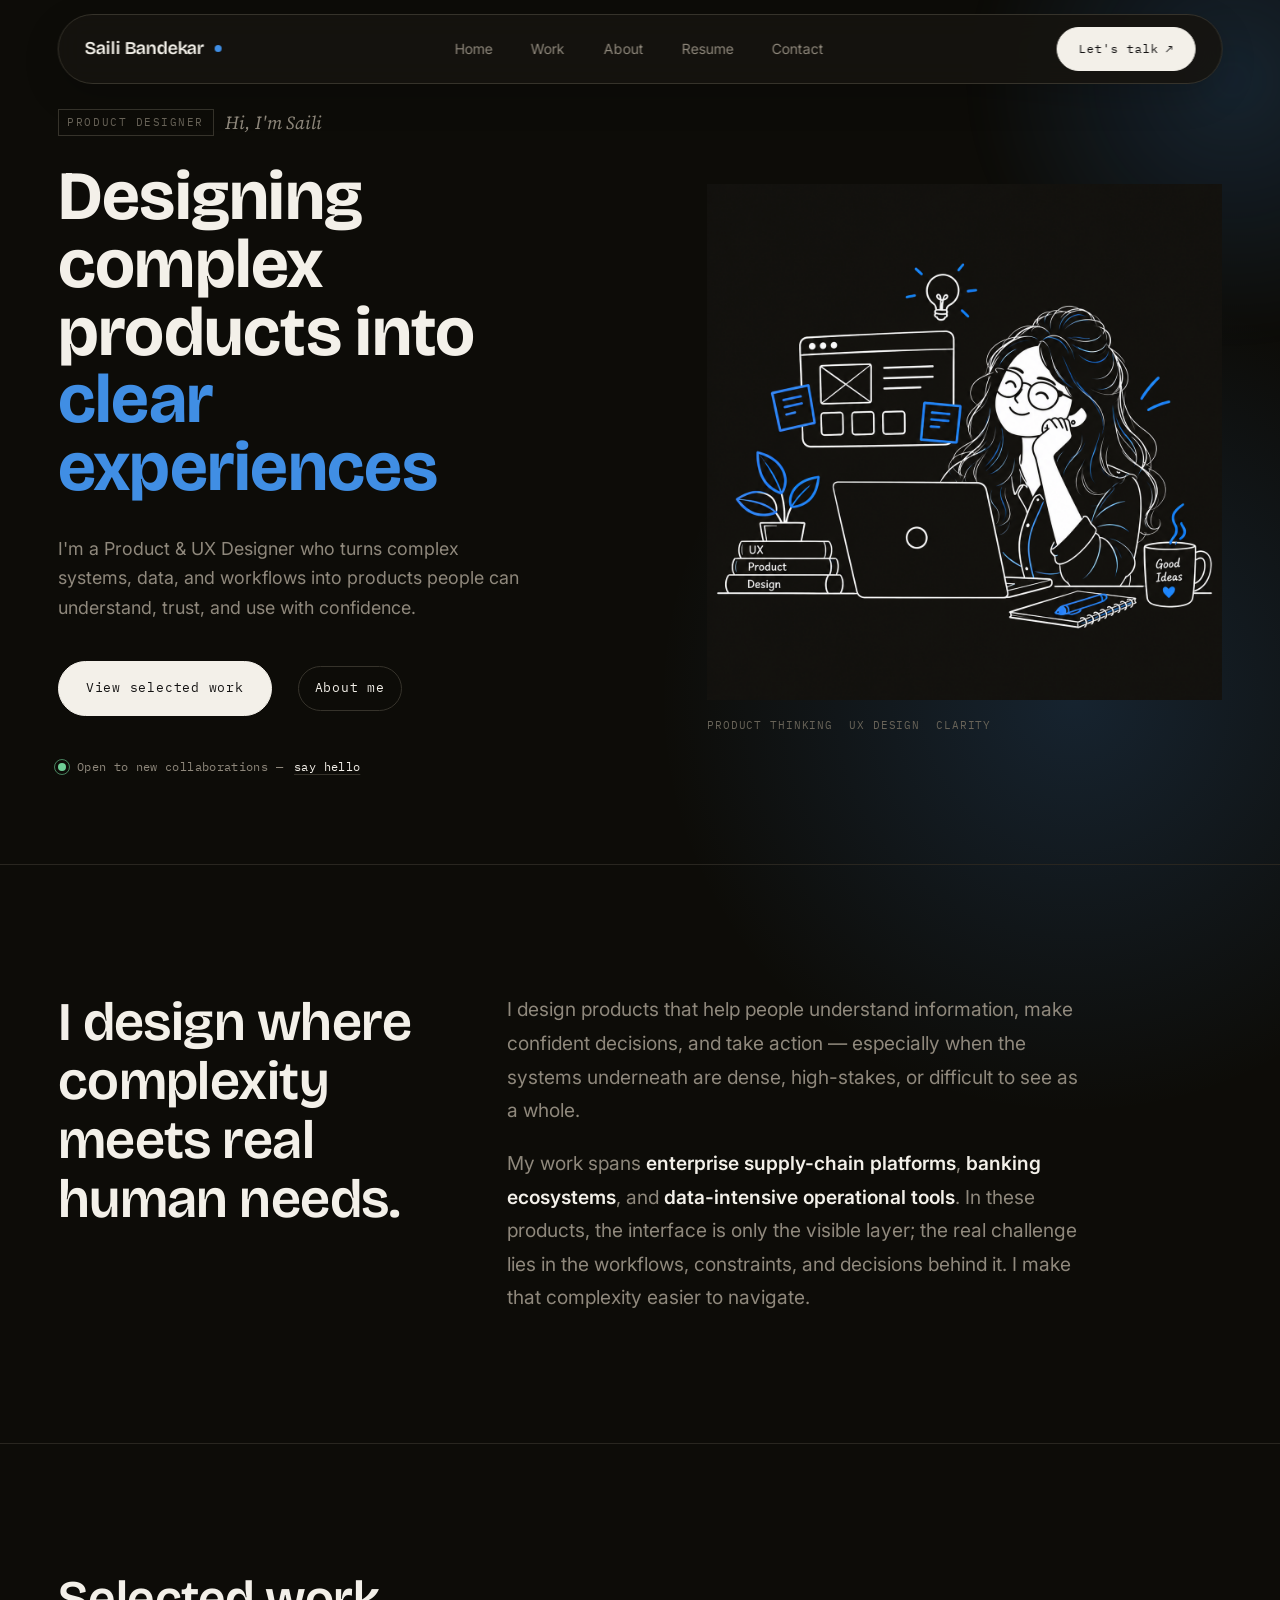
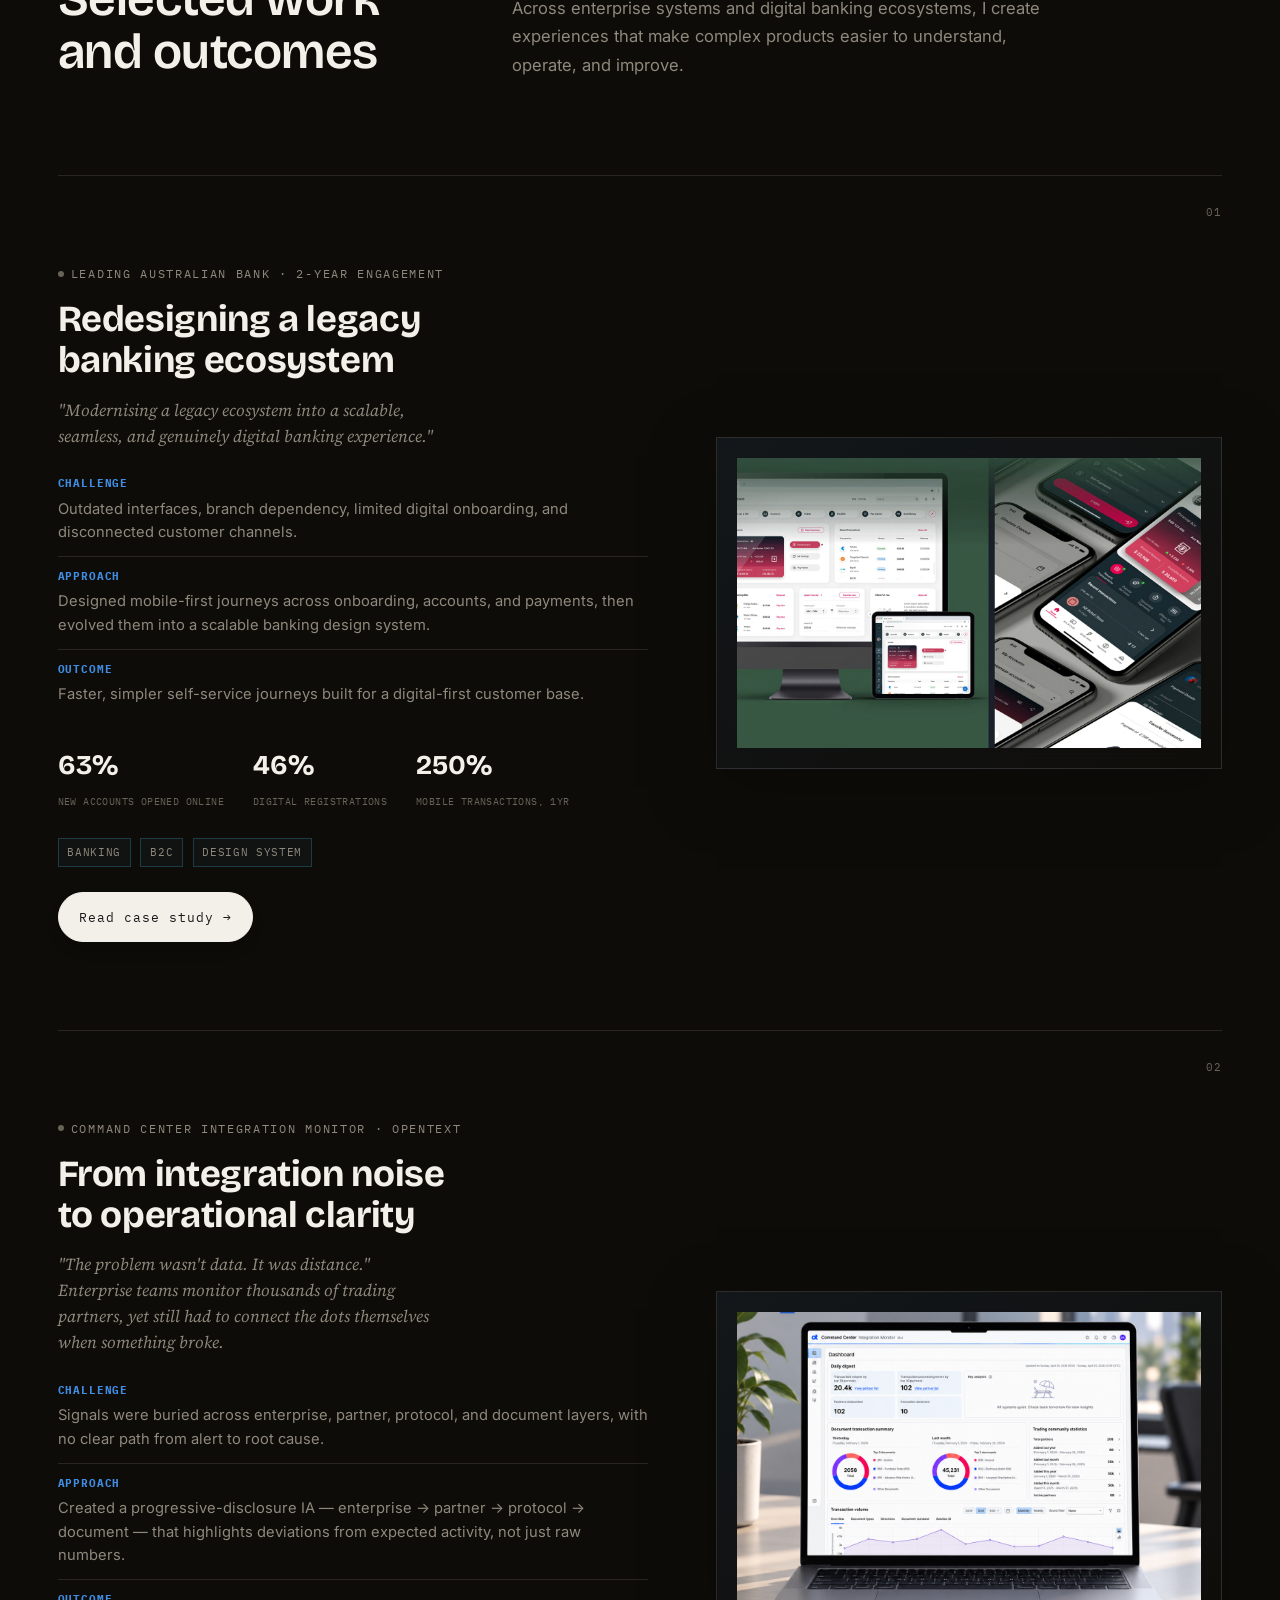
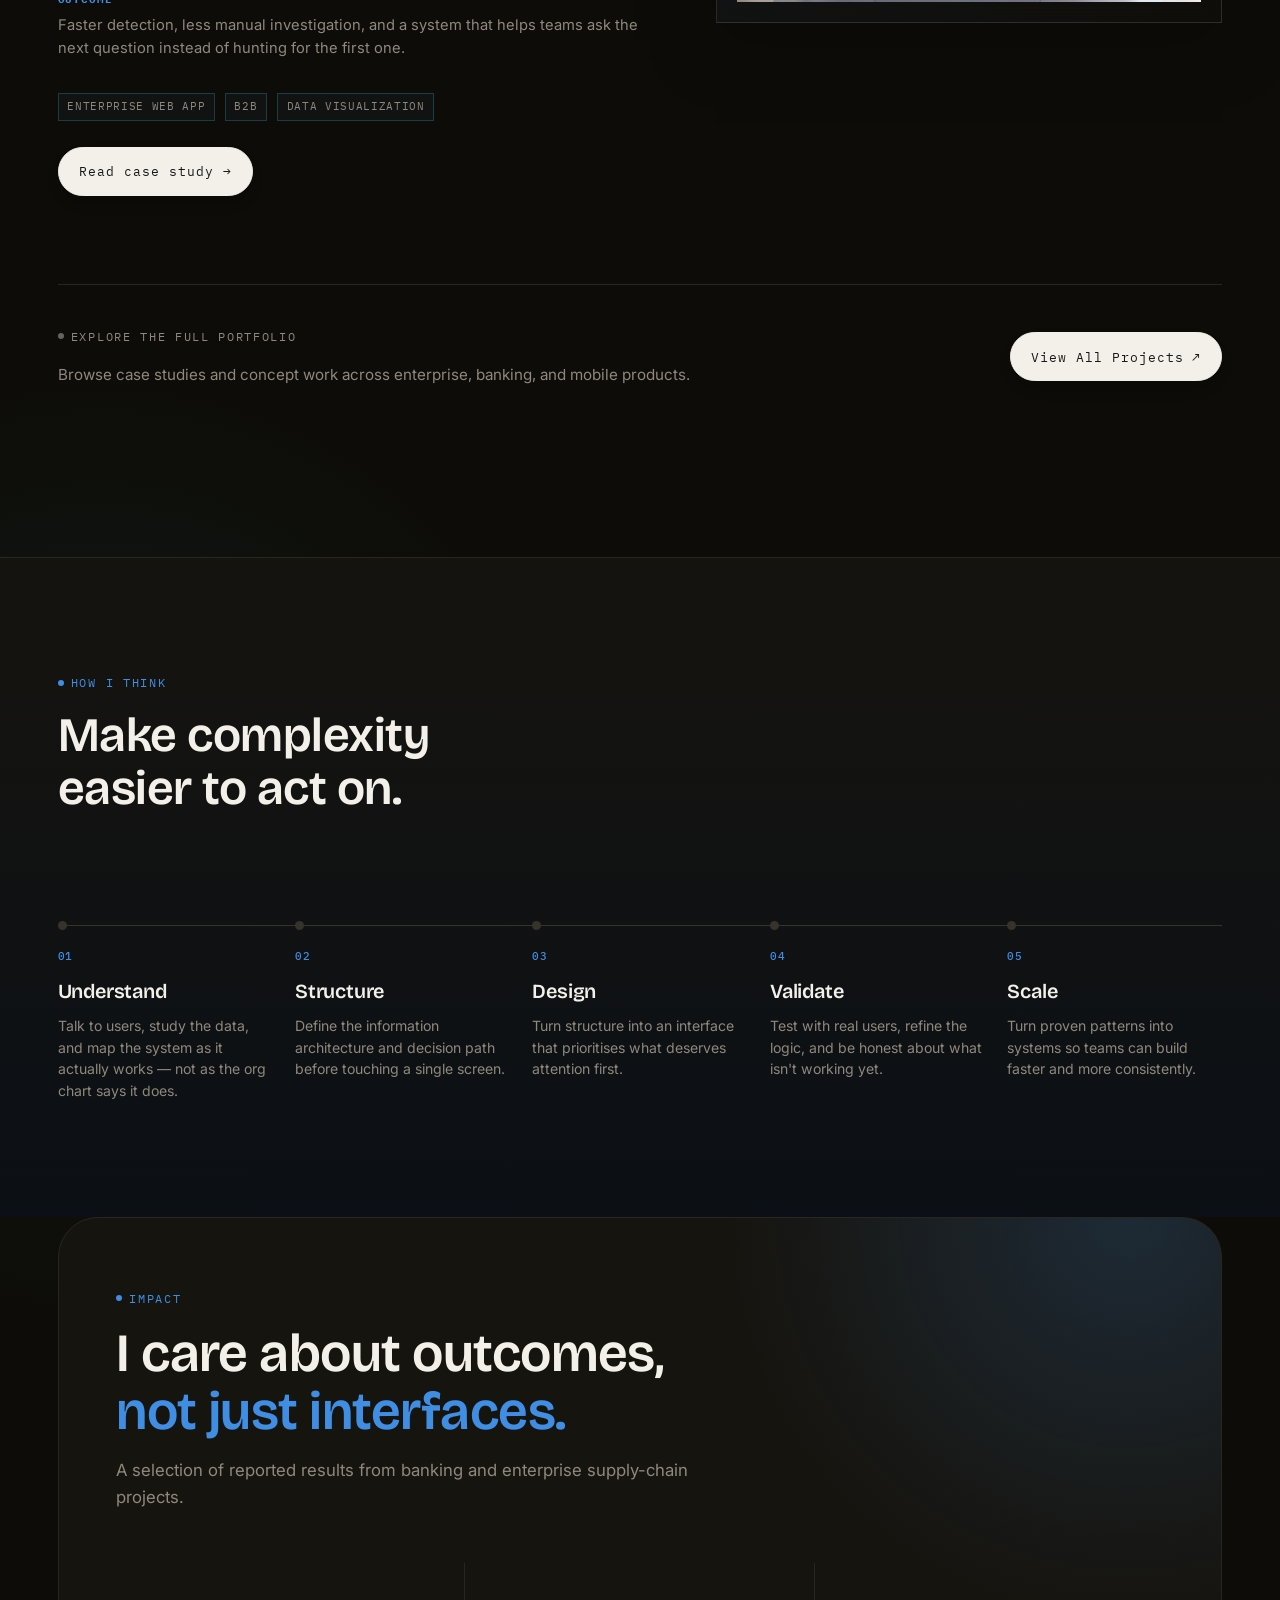
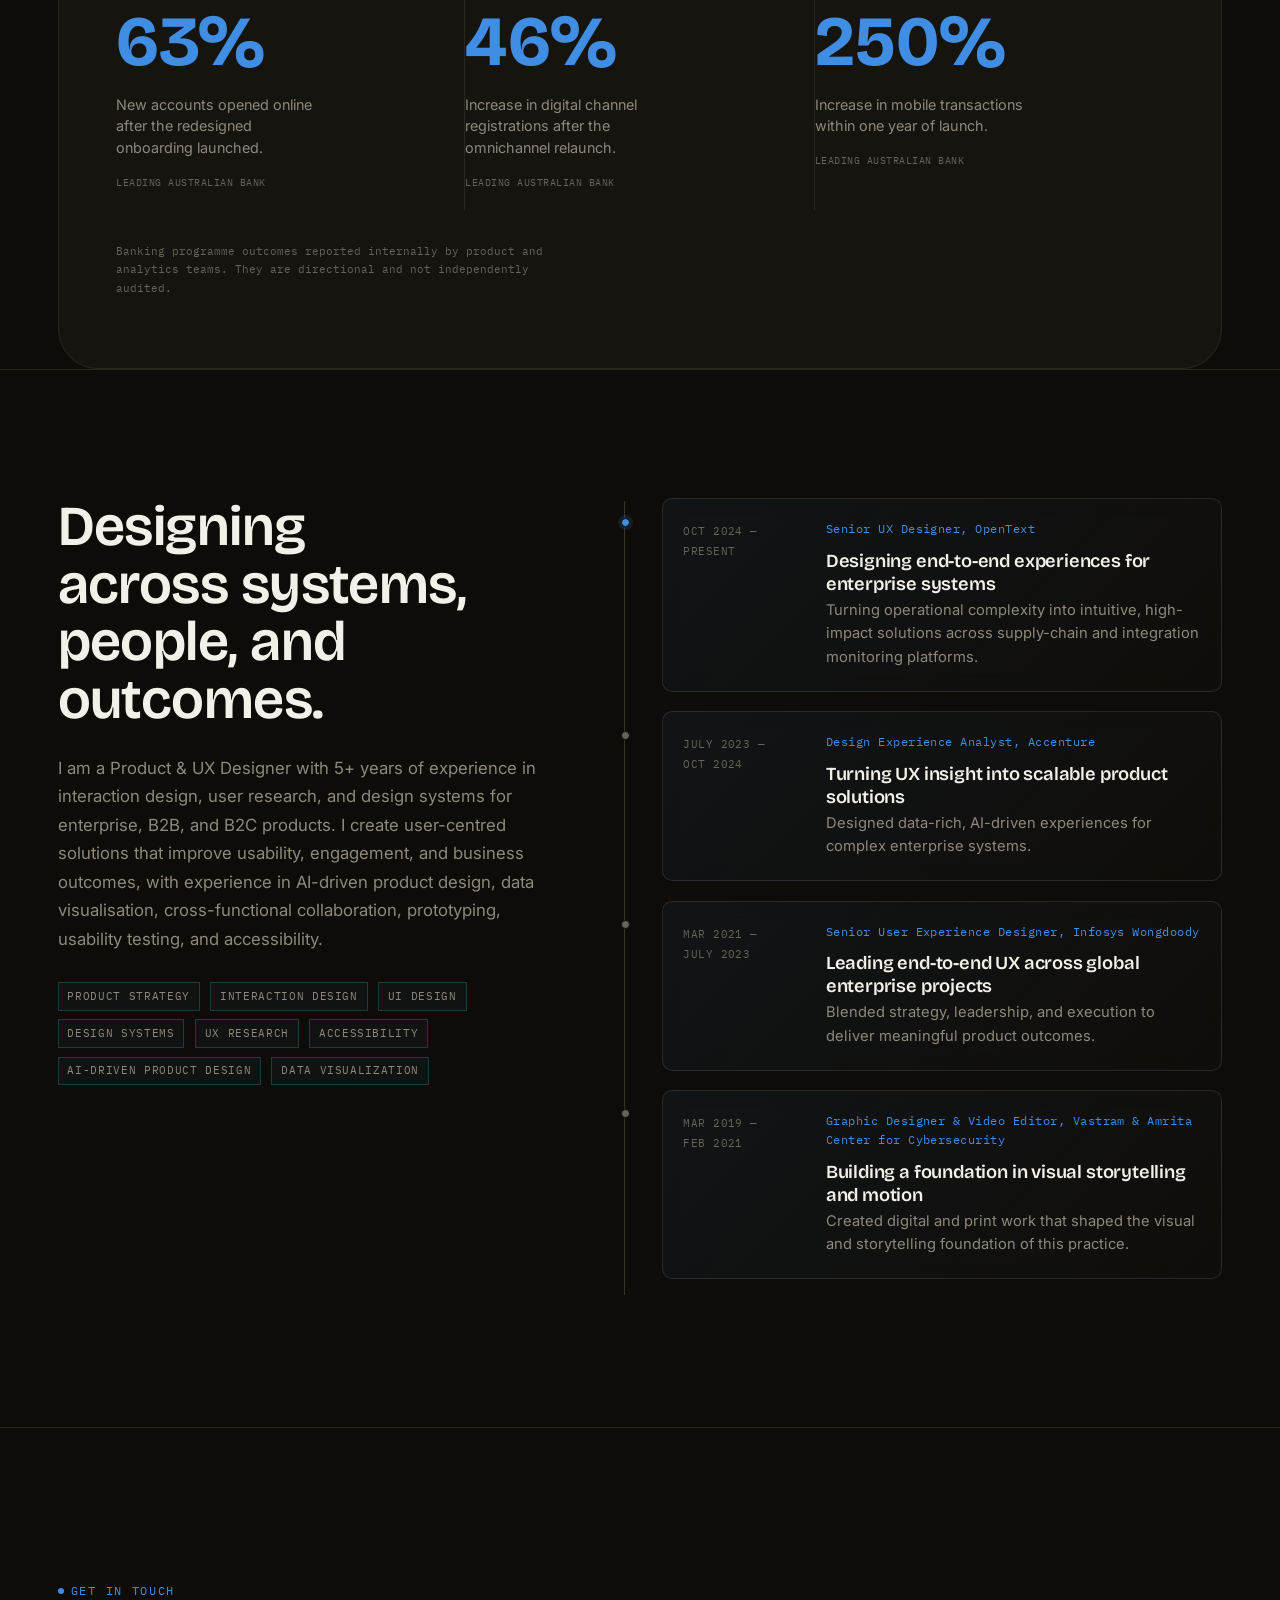
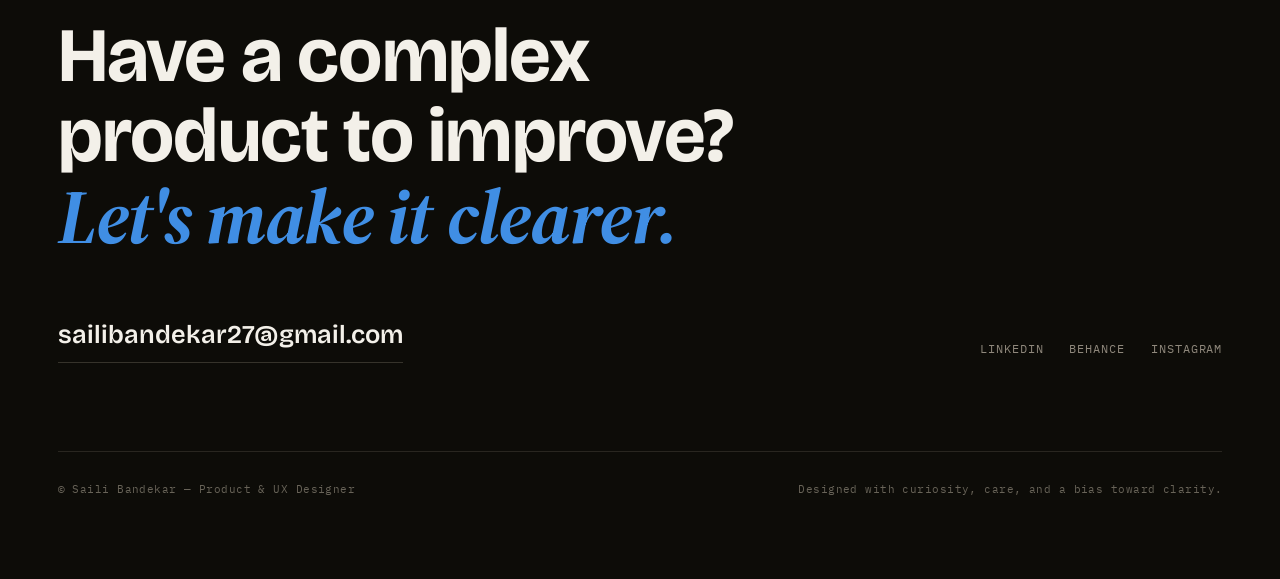
<file: index.html>
<!doctype html>
<html lang="en">
<head>
<meta charset="UTF-8">
<meta name="viewport" content="width=device-width, initial-scale=1.0">
<title>Saili Bandekar — Product &amp; UX Designer</title>
<meta name="description" content="Saili Bandekar is a Product &amp; UX Designer turning complex enterprise, banking and supply-chain systems into clear, usable experiences.">
<link rel="preconnect" href="https://fonts.googleapis.com">
<link rel="preconnect" href="https://fonts.gstatic.com" crossorigin>
<link href="https://fonts.googleapis.com/css2?family=Bricolage+Grotesque:opsz,wght@12..96,400;12..96,500;12..96,600;12..96,700;12..96,800&family=Source+Serif+4:ital,opsz,wght@0,8..60,400;0,8..60,500;1,8..60,500&family=Inter:wght@400;500;600&family=IBM+Plex+Mono:wght@400;500&display=swap" rel="stylesheet">
<style>
  :root{
    --bg: oklch(15.5% 0.008 90);
    --surface: oklch(19% 0.010 88);
    --surface-2: oklch(23% 0.012 88);
    --fg: oklch(95.5% 0.010 85);
    --muted: oklch(63% 0.020 85);
    --muted-2: oklch(50% 0.018 85);
    --border: oklch(32% 0.014 90);
    --border-soft: oklch(27% 0.012 90);
    --accent: oklch(64% 0.15 253);
    --accent-soft: oklch(64% 0.15 253 / 0.14);
    --paper: oklch(93% 0.012 85);
    --glass: oklch(22% 0.018 253 / 0.58);
    --glass-strong: oklch(25% 0.022 253 / 0.76);
    --glow-blue: oklch(64% 0.15 253 / 0.18);
    --glow-cyan: oklch(76% 0.11 205 / 0.08);
    --radius-sm: 4px;
    --radius-md: 10px;
    --shadow-soft: 0 24px 80px oklch(5% 0.01 90 / 0.32);

    --display: 'Bricolage Grotesque', sans-serif;
    --serif: 'Source Serif 4', Georgia, serif;
    --sans: 'Inter', sans-serif;
    --mono: 'IBM Plex Mono', monospace;
  }
  *{box-sizing:border-box;}
  html{scroll-behavior:smooth;background:var(--bg);overflow-x:hidden;}
  body{
    margin:0;background:radial-gradient(circle at 84% 10%,var(--glow-blue),transparent 26rem),radial-gradient(circle at 8% 58%,var(--glow-cyan),transparent 30rem),var(--bg);color:var(--fg);overflow-x:hidden;
    font-family:var(--sans);font-size:16px;line-height:1.6;
    -webkit-font-smoothing:antialiased;
  }
  img{max-width:100%;display:block;}
  a{color:inherit;}
  ::selection{background:var(--accent);color:#0b0c10;}
  .wrap{max-width:1360px;margin:0 auto;padding:0 clamp(20px,4.5vw,64px);}
  section{position:relative;}
  section[id]{scroll-margin-top:96px;}
  h1,h2,h3,h4{font-family:var(--display);margin:0;letter-spacing:-0.01em;}
  p{margin:0;}
  .eyebrow{
    font-family:var(--mono);font-size:12px;letter-spacing:.14em;text-transform:uppercase;
    color:var(--accent);display:flex;align-items:center;gap:.6em;margin-bottom:1.4em;
  }
  .eyebrow::before{content:'';width:6px;height:6px;border-radius:50%;background:var(--accent);flex:none;}
  .eyebrow.muted{color:var(--muted);}
  .eyebrow.muted::before{background:var(--muted-2);}
  :focus-visible{outline:2px solid var(--accent);outline-offset:3px;}

  /* ================= NAV ================= */
  .site-nav{
    position:fixed;top:14px;left:50%;transform:translateX(-50%);z-index:100;
    display:flex;align-items:center;justify-content:space-between;
    width:min(calc(100% - 2 * clamp(20px,4.5vw,64px)),1360px);
    padding:12px clamp(18px,2vw,30px);
    background:oklch(19% 0.010 88 / 0.88);
    backdrop-filter:blur(14px) saturate(1.1);
    border:1px solid var(--border);
    border-radius:999px;
    box-shadow:0 12px 36px oklch(5% 0.01 90 / 0.18);
    transition:border-color .3s ease, background .3s ease;
  }
  .site-nav.scrolled{border-color:var(--border-soft);}
  .brand{font-family:var(--display);font-weight:600;font-size:18px;letter-spacing:-.01em;display:flex;align-items:center;gap:10px;}
  .brand .dot{width:7px;height:7px;border-radius:50%;background:var(--accent);}
  .nav-links{display:flex;gap:2.4rem;list-style:none;margin:0;padding:0;}
  .nav-links a{
    font-family:var(--sans);font-size:14px;letter-spacing:0;color:var(--muted);
    text-decoration:none;padding:.3rem 0;border-bottom:1px solid transparent;transition:color .15s ease,border-color .15s ease;
  }
  .nav-links a:hover, .nav-links a:focus-visible{color:var(--fg);border-color:var(--accent);}
  .nav-cta{
    font-family:var(--mono);font-size:12px;letter-spacing:.08em;
    background:var(--fg);color:#141313;padding:.7rem 1.3rem;border:1px solid var(--fg);
    border-radius:999px;text-decoration:none;white-space:nowrap;transition:background .15s ease,color .15s ease;
  }
  .nav-cta:hover{background:var(--accent);border-color:var(--accent);color:#0b0c10;}
  .nav-toggle{display:none;background:none;border:1px solid var(--border);border-radius:999px;color:var(--fg);padding:.5rem .7rem;font-family:var(--mono);}
  @media (max-width:900px){
    .nav-links{display:none;}
    .nav-toggle{display:inline-flex;}
    .nav-links.open{
      position:absolute;top:calc(100% + 1px);left:0;right:0;display:flex !important;flex-direction:column;
      gap:0;padding:1rem clamp(20px,4.5vw,64px) 1.4rem;background:var(--surface);border-bottom:1px solid var(--border);
      box-shadow:var(--shadow-soft);
    }
    .nav-links.open a{display:block;padding:.7rem 0;}
    .nav-cta{display:none;}
  }
  .nav-links.open{display:flex !important;}

  /* ================= HERO ================= */
  .hero{padding:clamp(48px,9vw,108px) 0 clamp(40px,7vw,88px);overflow:hidden;}
  .hero::before{content:'';position:absolute;width:34rem;height:34rem;right:-14rem;top:-12rem;border-radius:50%;background:radial-gradient(circle,var(--glow-blue),transparent 68%);filter:blur(12px);pointer-events:none;}
  .hero-grid{
    display:grid;grid-template-columns:1.05fr 0.95fr;gap:clamp(24px,5vw,72px);align-items:center;
  }
  .hero-copy .hi{
    font-family:var(--serif);font-style:italic;font-size:1.15rem;color:var(--muted);margin-bottom:1.6rem;
    display:flex;align-items:center;gap:.6em;
  }
  .hero-copy .hi .role{
    font-family:var(--mono);font-style:normal;font-size:11px;letter-spacing:.14em;text-transform:uppercase;
    color:var(--muted-2);border:1px solid var(--border);padding:.35em .8em;
  }
  .hero-copy h1{
    font-size:clamp(2.6rem,5.6vw,4.6rem);line-height:1.02;font-weight:700;max-width:13ch;
  }
  .hero-copy h1 em{font-style:normal;color:var(--accent);}
  .hero-sub{
    font-size:clamp(1.02rem,1.4vw,1.2rem);color:var(--muted);max-width:46ch;margin-top:1.8rem;line-height:1.65;
  }
  .hero-ctas{display:flex;align-items:center;gap:1.6rem;margin-top:2.8rem;flex-wrap:wrap;}
  .btn-primary{
    font-family:var(--mono);font-size:13px;letter-spacing:.06em;
    background:var(--fg);color:#141313;padding:1rem 1.8rem;text-decoration:none;
    border:1px solid var(--fg);border-radius:999px;transition:background .15s ease,color .15s ease,transform .15s ease;
  }
  .btn-primary:hover{background:var(--accent);border-color:var(--accent);color:#0b0c10;transform:translateY(-1px);}
  .btn-ghost{
    font-family:var(--mono);font-size:13px;letter-spacing:.06em;color:var(--fg);
    text-decoration:none;border:1px solid var(--border);border-radius:999px;padding:.7rem 1rem;
    transition:border-color .15s ease,color .15s ease;
  }
  .btn-ghost:hover{border-color:var(--accent);color:var(--accent);}
  .availability{
    margin-top:2.6rem;display:flex;align-items:center;gap:.7rem;flex-wrap:wrap;
    font-family:var(--mono);font-size:12px;color:var(--muted);letter-spacing:.03em;
  }
  .availability .pulse{
    width:8px;height:8px;border-radius:50%;background:#6fcf97;position:relative;flex:none;
  }
  .availability .pulse::after{
    content:'';position:absolute;inset:-4px;border-radius:50%;border:1px solid #6fcf97;opacity:.6;
    animation:pulse 2.4s ease-out infinite;
  }
  @keyframes pulse{0%{transform:scale(.7);opacity:.7;}100%{transform:scale(1.9);opacity:0;}}
  .availability a{color:var(--fg);text-decoration:underline;text-decoration-color:var(--border);text-underline-offset:3px;}

  /* Hero visual */
  .hero-visual{position:relative;max-width:560px;justify-self:end;width:100%;}
  .hero-visual img{width:100%;height:auto;display:block;object-fit:contain;border:0;border-radius:0;box-shadow:none;}
  .hero-visual .cap{
    position:absolute;left:0;bottom:-2.2rem;font-family:var(--mono);font-size:11px;letter-spacing:.08em;
    color:var(--muted-2);display:flex;gap:1rem;flex-wrap:wrap;
  }
  @media (max-width:900px){
    .hero-grid{grid-template-columns:1fr;}
    .hero-visual{justify-self:start;max-width:420px;margin-top:2.4rem;}
  }

  /* ================= PHILOSOPHY ================= */
  .philosophy{padding:clamp(64px,10vw,132px) 0;border-top:1px solid var(--border-soft);}
  .philosophy-grid{display:grid;grid-template-columns:.7fr 1.3fr;gap:clamp(24px,5vw,64px);}
  .philosophy h2{
    font-size:clamp(2.1rem,4.4vw,3.4rem);line-height:1.08;max-width:11ch;font-weight:600;
  }
  .philosophy .body{max-width:58ch;}
  .philosophy .body p{font-size:clamp(1.05rem,1.5vw,1.25rem);color:var(--muted);line-height:1.75;}
  .philosophy .body p+p{margin-top:1.2rem;}
  .philosophy .body strong{color:var(--fg);font-weight:600;}
  @media (max-width:820px){ .philosophy-grid{grid-template-columns:1fr;gap:1.6rem;} }

  /* ================= SELECTED WORK ================= */
  .work{padding:clamp(64px,10vw,132px) 0;border-top:1px solid var(--border-soft);}
  .work-intro{display:grid;grid-template-columns:.55fr 1fr;gap:clamp(24px,5vw,64px);margin-bottom:clamp(48px,8vw,96px);align-items:end;}
  .work-intro h2{font-size:clamp(2rem,4.2vw,3.1rem);font-weight:600;line-height:1.08;}
  .work-intro .lede{font-size:clamp(1rem,1.3vw,1.15rem);color:var(--muted);max-width:56ch;line-height:1.7;}
  @media (max-width:820px){ .work-intro{grid-template-columns:1fr;} }

  .tag-row{display:flex;flex-wrap:wrap;gap:.6rem;}
  .tag{
    font-family:var(--mono);font-size:11px;letter-spacing:.06em;text-transform:uppercase;
    color:var(--muted);border:1px solid var(--border);padding:.4em .8em;
  }

  /* Featured case study — Tracking Monitor */
  .featured-case{
    display:grid;grid-template-columns:minmax(0, 1fr) 610px;gap:clamp(18px,2vw,28px);align-items:start;
    border-top:1px solid var(--border);padding-top:clamp(16px,2.5vw,24px);margin-bottom:clamp(36px,6vw,72px);
  }
  .featured-case .fc-label{
    display:flex;justify-content:space-between;align-items:baseline;margin-bottom:1rem;flex-wrap:wrap;gap:.7rem;
  }
  .featured-case .fc-label .eyebrow{margin-bottom:0;}
  .featured-case .fc-meta{font-family:var(--mono);font-size:11px;color:var(--muted-2);letter-spacing:.06em;}
  .featured-case h3{
    font-size:clamp(2rem,4.8vw,3.8rem);line-height:1.04;font-weight:700;max-width:16ch;margin-bottom:1rem;
  }
  .featured-case .fc-quote{
    font-family:var(--serif);font-style:italic;font-size:clamp(1.1rem,1.9vw,1.5rem);color:var(--muted);
    max-width:44ch;line-height:1.5;margin-bottom:1.2rem;
  }
  .fc-visual{
    position:relative;border:1px solid var(--border);background:var(--surface);padding:clamp(10px,1.4vw,16px);
    grid-column:2;grid-row:1 / span 5;align-self:center;display:flex;flex-direction:column;justify-content:center;
    width:min(100%, 610px);max-width:610px;justify-self:end;margin-left:0;
  }
  .fc-visual img{
    width:100%;height:420px;object-fit:cover;border:1px solid var(--border-soft);display:block;
  }
  .fc-visual .fc-visual-cap{
    font-family:var(--mono);font-size:11px;color:var(--muted-2);letter-spacing:.05em;padding-top:.9rem;margin:0;
  }
  .featured-case .narrative-strip,
  .featured-case .fc-footer{grid-column:1;}
  .narrative-strip{
    display:grid;grid-template-columns:1fr;gap:0;align-items:start;
    margin:0 0 .9rem;max-width:700px;width:100%;
  }
  .narrative-strip .arrow{display:none;}
  .narrative-step{
    padding:.7rem 0;border-top:1px solid var(--border-soft);
  }
  .narrative-step:first-child{padding-top:0;border-top:none;}
  .narrative-step .step-label{
    font-family:var(--mono);font-size:11px;letter-spacing:.15em;color:var(--accent);margin-bottom:.55rem;text-transform:uppercase;
  }
  .narrative-step h4{
    font-size:clamp(1.4rem,1.8vw,1.9rem);font-weight:600;margin:0 0 .45rem;line-height:1.2;
  }
  .narrative-step p{
    max-width:56ch;font-size:1rem;color:var(--muted);line-height:1.6;margin:0;
  }
  .fc-footer{
    display:flex;flex-direction:column;align-items:flex-start;gap:.75rem;
    margin-top:4px;max-width:700px;
  }
  .featured-case .tag-row{display:flex;flex-wrap:wrap;gap:.5rem;}
  .featured-case .tag{
    font-family:var(--mono);font-size:10px;letter-spacing:.12em;text-transform:uppercase;
    color:var(--accent);background:transparent;border:1px solid var(--border);padding:.38rem .65rem;border-radius:999px;
  }
  .featured-case .project-cta{margin-top:0;}
  @media (max-width:820px){
    .featured-case{grid-template-columns:1fr;gap:1.2rem;}
    .fc-visual{grid-column:1;grid-row:auto;width:100%;max-width:none;justify-self:stretch;}
    .fc-visual img{height:clamp(260px,72vw,420px);}
    .narrative-strip{max-width:none;}
    .narrative-step{padding:.7rem 0;}
    .fc-footer{max-width:none;}
  }

  /* Bank — large horizontal split */
  .work-row{
    display:grid;grid-template-columns:1.05fr .95fr;gap:clamp(28px,5vw,64px);align-items:center;
    padding:clamp(40px,6vw,72px) 0;border-top:1px solid var(--border-soft);
  }
  .work-row.reverse{grid-template-columns:1.05fr .95fr;}
  .wr-visual{order:2;border:1px solid var(--border);background:var(--surface);padding:clamp(10px,1.8vw,18px);}
  .wr-copy{order:1;}
  .wr-visual img{width:100%;height:100%;min-height:420px;object-fit:cover;}
  .wr-copy .eyebrow{margin-bottom:1rem;}
  .wr-copy h3{font-size:clamp(1.6rem,3vw,2.3rem);line-height:1.12;font-weight:700;max-width:15ch;margin-bottom:1rem;}
  .wr-copy .wr-quote{
    font-family:var(--serif);font-style:italic;color:var(--muted);font-size:1.05rem;line-height:1.55;
    max-width:42ch;margin-bottom:1.6rem;
  }
  .wr-mini-narrative{margin-bottom:1.6rem;}
  .wr-mini-narrative div{
    font-size:.92rem;color:var(--muted);line-height:1.6;padding:.7rem 0;border-top:1px solid var(--border-soft);
  }
  .wr-mini-narrative div:first-child{border-top:none;padding-top:0;}
  .wr-mini-narrative b{font-family:var(--mono);font-size:10.5px;letter-spacing:.08em;color:var(--accent);display:block;margin-bottom:.35rem;text-transform:uppercase;}
  .wr-stats{display:flex;gap:1.8rem;margin:1.6rem 0;flex-wrap:wrap;}
  .wr-stats .s{font-family:var(--display);}
  .wr-stats .s b{display:block;font-size:1.7rem;font-weight:700;color:var(--fg);}
  .wr-stats .s span{font-family:var(--mono);font-size:10px;color:var(--muted-2);letter-spacing:.04em;}

  .project-cta,
  .wr-link{
    display:inline-flex;align-items:center;justify-content:center;gap:.55rem;
    font-family:var(--mono);font-size:12.5px;letter-spacing:.08em;color:#17181a;
    text-decoration:none;background:var(--fg);border:1px solid var(--fg);
    padding:.9rem 1.35rem;min-height:46px;border-radius:999px;transition:transform .15s ease,background .15s ease,color .15s ease,border-color .15s ease,box-shadow .15s ease;
    box-shadow:0 8px 25px oklch(0 0 0 / 0.12);
  }
  .project-cta:hover,
  .wr-link:hover{
    background:var(--accent);border-color:var(--accent);color:#0b0c10;transform:translateY(-1px);box-shadow:0 12px 30px oklch(64% 0.15 253 / 0.22);
  }

  .project-cta:focus-visible,
  .wr-link:focus-visible{outline:2px solid var(--accent);outline-offset:3px;}
  @media (max-width:900px){
    .work-row, .work-row.reverse{grid-template-columns:1fr;}
    .work-row .wr-copy{order:1;}
    .work-row .wr-visual{order:2;}
  }
  @media (max-width:900px){
    .wr-visual img{min-height:0;height:auto;aspect-ratio:16/9;}
  }

  /* Smaller preview — Airbnb (text forward, no fabricated image) */
  .work-preview-small{
    padding:clamp(36px,6vw,64px) 0;border-top:1px solid var(--border-soft);
    display:grid;grid-template-columns:2fr 1fr auto;gap:2rem;align-items:center;
  }
  .work-preview-small .wps-title{font-size:clamp(1.3rem,2.4vw,1.7rem);font-weight:700;margin-bottom:.6rem;}
  .work-preview-small .wps-desc{color:var(--muted);font-size:.95rem;max-width:46ch;line-height:1.6;}
  .work-preview-small .wps-tags{justify-self:start;}
  .all-projects-cta{
    display:flex;align-items:center;justify-content:space-between;gap:24px;
    padding:clamp(26px,4vw,42px) 0;border-top:1px solid var(--border-soft);
  }
  .all-projects-cta p{margin:.65rem 0 0;color:var(--muted);font-size:.95rem;}
  @media (max-width:820px){
    .work-preview-small{grid-template-columns:1fr;gap:1rem;}
    .work-preview-small .wps-tags{justify-self:start;}
    .all-projects-cta{align-items:flex-start;flex-direction:column;}
  }

  /* ================= HOW I THINK ================= */
  .process{padding:clamp(64px,10vw,132px) 0;border-top:1px solid var(--border-soft);background:var(--surface);}
  .process-head{max-width:34ch;margin-bottom:clamp(48px,7vw,88px);}
  .process-head h2{font-size:clamp(2rem,4vw,3rem);font-weight:600;line-height:1.1;}
  .process-rail{position:relative;}
  .process-track{
    position:absolute;left:0;right:0;top:22px;height:1px;background:var(--border);
  }
  .process-fill{
    position:absolute;left:0;top:22px;height:1px;background:var(--accent);width:0%;transition:width .1s linear;
  }
  .process-steps{display:grid;grid-template-columns:repeat(5,1fr);gap:1.4rem;position:relative;}
  .process-step{padding-top:2.6rem;position:relative;}
  .process-step .node{
    position:absolute;top:18px;left:0;width:9px;height:9px;border-radius:50%;background:var(--border);
    transition:background .2s ease,box-shadow .2s ease;
  }
  .process-step.active .node{background:var(--accent);box-shadow:0 0 0 5px var(--accent-soft);}
  .process-step .idx{font-family:var(--mono);font-size:11px;color:var(--muted-2);letter-spacing:.06em;margin-bottom:.6rem;display:block;}
  .process-step h4{font-size:1.15rem;font-weight:600;margin-bottom:.5rem;}
  .process-step p{font-size:.88rem;color:var(--muted);line-height:1.55;}
  @media (max-width:900px){
    .process-steps{grid-template-columns:1fr 1fr;}
    .process-track,.process-fill{display:none;}
  }
  @media (max-width:520px){ .process-steps{grid-template-columns:1fr;} }

  /* ================= IMPACT ================= */
  .impact{
    margin:0 clamp(20px,4.5vw,68px);padding:clamp(48px,5.5vw,80px) 0;
    border:1px solid var(--border-soft);border-radius:40px;
    background:radial-gradient(circle at 92% 0%,var(--glow-blue),transparent 25rem),var(--surface);
  }
  .impact-head{max-width:62ch;margin-bottom:clamp(40px,4vw,60px);}
  .impact-head h2{font-size:clamp(2.2rem,4.2vw,3.5rem);font-weight:600;line-height:1.08;max-width:25ch;margin-bottom:1rem;}
  .impact-head h2 span{color:var(--accent);}
  .impact-head p{color:var(--muted);font-size:1.05rem;max-width:52ch;line-height:1.65;}
  .impact-grid{
    display:grid;grid-template-columns:repeat(3,minmax(0,1fr));
  }
  .impact-cell{padding:clamp(8px,1.2vw,16px) clamp(16px,2vw,28px) clamp(12px,1.5vw,20px) 0;border-right:1px solid var(--border-soft);}
  .impact-cell:last-child{border-right:none;padding-right:0;}
  .impact-cell .num{
    font-family:var(--display);font-size:clamp(3rem,5.5vw,4.6rem);font-weight:700;color:var(--accent);line-height:1;
  }
  .impact-cell .num em{font-style:normal;color:var(--accent);}
  .impact-cell .label{font-size:.9rem;color:var(--muted);line-height:1.5;margin-top:1rem;max-width:22ch;}
  .impact-cell .src{
    font-family:var(--mono);font-size:10px;letter-spacing:.05em;color:var(--muted-2);text-transform:uppercase;
    margin-top:1rem;display:block;
  }
  .impact-fine{font-family:var(--mono);font-size:11px;color:var(--muted-2);max-width:64ch;margin-top:2rem;line-height:1.7;}
  @media (max-width:900px){
    .impact-grid{grid-template-columns:1fr 1fr;}
    .impact-cell:nth-child(2n){border-right:none;}
    .impact-cell{border-bottom:1px solid var(--border-soft);}
  }
  @media (max-width:560px){ .impact-grid{grid-template-columns:1fr;} }

  /* ================= ABOUT ================= */
  .about{padding:clamp(64px,10vw,132px) 0;border-top:1px solid var(--border-soft);}
  .about-grid{display:grid;grid-template-columns:minmax(0,.85fr) minmax(0,1.15fr);gap:clamp(32px,6vw,80px);align-items:start;}
  .about h2{font-size:clamp(2rem,4vw,3rem);font-weight:600;line-height:1.12;max-width:11ch;margin-bottom:1.6rem;}
  .about .bio{color:var(--muted);font-size:1.05rem;line-height:1.75;max-width:52ch;}
  .skills-cloud{display:flex;flex-wrap:wrap;gap:.6rem;margin-top:2rem;}
  .career{margin-top:0;position:relative;padding-left:clamp(1.4rem,3vw,2.5rem);}
  .career::before{content:'';position:absolute;left:0;top:.2rem;bottom:.2rem;width:1px;background:var(--border);}
  .career-item{
    position:relative;display:grid;grid-template-columns:120px 1fr;gap:1.4rem;padding:1.3rem 1.4rem 1.4rem;
    border:1px solid var(--border-soft);background:var(--surface);border-radius:var(--radius-md);margin-bottom:1.4rem;
  }
  .career-item::before{content:'';position:absolute;left:calc(clamp(1.4rem,3vw,2.5rem) * -1 - 4px);top:1.15rem;width:7px;height:7px;border-radius:50%;background:var(--muted-2);border:1px solid var(--bg);}
  .career-item:first-child::before{background:var(--accent);box-shadow:0 0 0 3px var(--accent-soft);}
  .career-item .when{font-family:var(--mono);font-size:11px;color:var(--muted-2);letter-spacing:.04em;padding-top:.2rem;line-height:1.8;}
  .career-item h4{font-size:1.15rem;font-weight:600;margin-bottom:.2rem;}
  .career-item .org{font-family:var(--mono);font-size:12px;color:var(--accent);letter-spacing:.04em;margin-bottom:.7rem;display:block;}
  .career-item p{font-size:.92rem;color:var(--muted);line-height:1.6;max-width:56ch;}
  @media (max-width:820px){
    .about-grid{grid-template-columns:1fr;}
    .about h2{max-width:none;}
    .about .bio{max-width:none;}
    .career{margin-top:clamp(48px,7vw,80px);}
    .career-item{grid-template-columns:1fr;gap:.3rem;padding:1.2rem 1rem 1.3rem;}
  }

  /* ================= CONTACT ================= */
  .contact{padding:clamp(72px,12vw,160px) 0 clamp(48px,7vw,80px);border-top:1px solid var(--border-soft);}
  .contact h2{
    font-size:clamp(2.4rem,6vw,5rem);font-weight:700;line-height:1.04;max-width:16ch;
  }
  .contact .lets-clear{font-family:var(--serif);font-style:italic;color:var(--accent);}
  .contact-row{
    display:flex;justify-content:space-between;align-items:flex-end;flex-wrap:wrap;gap:2rem;
    margin-top:clamp(32px,5vw,56px);
  }
  .contact-email{
    font-family:var(--display);font-size:clamp(1.2rem,2.4vw,1.6rem);font-weight:600;
    text-decoration:none;border-bottom:1px solid var(--border);padding-bottom:.4rem;
  }
  .contact-email:hover{border-color:var(--accent);color:var(--accent);}
  .socials{display:flex;gap:1.6rem;flex-wrap:wrap;}
  .socials a{
    font-family:var(--mono);font-size:12px;letter-spacing:.08em;color:var(--muted);text-decoration:none;
    border-bottom:1px solid transparent;padding-bottom:.25rem;
  }
  .socials a:hover{color:var(--fg);border-color:var(--accent);}
  footer.site-footer{
    margin-top:clamp(48px,8vw,88px);padding-top:1.8rem;border-top:1px solid var(--border-soft);
    display:flex;justify-content:space-between;flex-wrap:wrap;gap:1rem;
    font-family:var(--mono);font-size:11px;color:var(--muted-2);letter-spacing:.04em;
  }

  .reveal{opacity:0;transform:translateY(18px);transition:opacity .7s ease,transform .7s ease;}
  .reveal.in{opacity:1;transform:translateY(0);}
  @media (prefers-reduced-motion:reduce){
    html{scroll-behavior:auto;}
    .reveal{opacity:1;transform:none;transition:none;}
    .availability .pulse::after{animation:none;}
  }

  .hero-grid{grid-template-columns:minmax(0,1.08fr) minmax(360px,.92fr);gap:clamp(32px,6vw,88px);}
  .hero-copy{max-width:660px;}
  .hero-copy h1{max-width:11ch;font-size:clamp(3rem,5.4vw,5rem);line-height:.98;}
  .hero-sub{max-width:42ch;margin-top:2rem;}
  .hero-ctas{margin-top:2.4rem;}
  .btn-primary{min-height:50px;padding:1rem 1.7rem;}
  .hero-visual{max-width:600px;}

  .work > .wrap{counter-reset:project-number;}
  .featured-case,.work-row{position:relative;}
  .featured-case{counter-increment:project-number;row-gap:clamp(10px,1.5vw,18px);}
  .work-row{counter-increment:project-number;}
  .featured-case::before,.work-row::before{
    content:counter(project-number,decimal-leading-zero);position:absolute;top:clamp(18px,2.5vw,28px);right:0;
    font-family:var(--mono);font-size:11px;letter-spacing:.12em;color:var(--muted-2);
  }
  .featured-case::before{top:clamp(16px,2.5vw,24px);}
  .featured-case h3{max-width:17ch;margin-bottom:.8rem;}
  .featured-case .fc-quote{margin-bottom:.8rem;}
  .fc-visual{width:min(100%,640px);max-width:640px;padding:clamp(12px,1.7vw,20px);}
  .fc-visual img{height:clamp(420px,38vw,520px);}
  .narrative-step{padding:.65rem 0;}
  .narrative-step h4{margin-bottom:.3rem;}
  .narrative-step p{font-size:.95rem;}
  .fc-footer{gap:.65rem;margin-top:0;}
  .featured-case .tag{padding:.35rem .65rem;}

  .work-row{grid-template-columns:minmax(0,1.08fr) minmax(0,.92fr);gap:clamp(32px,5vw,76px);padding:clamp(52px,7vw,88px) 0;}
  .wr-visual{padding:clamp(12px,2vw,20px);}
  .wr-visual img{min-height:460px;}
  .wr-copy{max-width:590px;}
  .wr-copy h3{max-width:17ch;}
  .wr-mini-narrative{margin-bottom:1.3rem;}
  .project-cta{min-height:48px;padding:.85rem 1.25rem;}

  .process{padding-top:clamp(72px,9vw,120px);padding-bottom:clamp(72px,9vw,120px);}
  .process-head{max-width:40ch;}
  .process-step{padding-top:2.8rem;}
  .process-step .idx{color:var(--accent);font-weight:500;}
  .process-step h4{font-size:1.25rem;}
  .process-step p{max-width:24ch;}

  .impact-grid{border-top-color:var(--border);}
  .impact-cell{padding-top:clamp(28px,3.5vw,44px);}
  .impact-cell .num{font-size:clamp(3rem,5.5vw,4.6rem);}
  .impact-cell .label{max-width:24ch;}

  .about-grid{grid-template-columns:minmax(0,.9fr) minmax(0,1.1fr);gap:clamp(36px,6vw,88px);}
  .about h2{font-size:clamp(2.3rem,4.4vw,3.6rem);max-width:12ch;line-height:1.02;}
  .about .bio{max-width:48ch;line-height:1.7;}
  .skills-cloud{gap:.55rem .65rem;margin-top:1.8rem;}
  .career-item{padding:1.25rem 1.25rem 1.35rem;margin-bottom:1.2rem;}
  .career-item h4{line-height:1.25;}

  @media (max-width:900px){
    .hero{padding-top:clamp(84px,14vw,108px);}
    .hero-grid{grid-template-columns:1fr;gap:2rem;}
    .hero-visual{max-width:520px;}
    .work-row{gap:2rem;}
    .wr-visual img{min-height:0;}
  }
  @media (max-width:820px){
    .featured-case::before,.work-row::before{top:18px;}
    .featured-case{padding-top:42px;}
    .fc-visual img{height:clamp(260px,72vw,420px);}
    .process-step p{max-width:34ch;}
    .about-grid{gap:2.5rem;}
  }
  @media (max-width:560px){
    .hero-copy .hi{align-items:flex-start;flex-direction:column;gap:.55rem;}
    .hero-copy h1{font-size:clamp(2.7rem,12vw,4rem);}
    .hero-sub{font-size:1rem;}
    .featured-case{padding-top:42px;}
    .featured-case::before,.work-row::before{font-size:10px;}
    .fc-meta{line-height:1.5;}
    .wr-visual img{aspect-ratio:16/10;object-fit:cover;}
    .impact-cell{padding-right:0;}
    .career{padding-left:1.25rem;}
    .career-item{grid-template-columns:1fr;}
  }

  .featured-case{
    isolation:isolate;background:linear-gradient(135deg,oklch(24% 0.018 253 / 0.62),oklch(18% 0.012 90 / 0.42));
    border:1px solid oklch(95% 0.01 85 / 0.12);border-top-color:oklch(95% 0.01 85 / 0.24);
    padding:clamp(24px,3vw,38px);border-radius:var(--radius-md);backdrop-filter:blur(14px);box-shadow:0 22px 70px oklch(4% 0.02 253 / 0.28);
  }
  .featured-case::after{content:'';position:absolute;z-index:-1;width:22rem;height:22rem;right:16%;top:20%;border-radius:50%;background:radial-gradient(circle,var(--glow-blue),transparent 70%);filter:blur(20px);pointer-events:none;}
  .featured-case .fc-meta{padding:.45rem .7rem;border:1px solid oklch(95% 0.01 85 / 0.12);background:oklch(10% 0.01 253 / 0.26);border-radius:999px;}
  .fc-visual{background:linear-gradient(145deg,oklch(25% 0.025 253 / 0.72),oklch(13% 0.01 90 / 0.82));border-color:oklch(76% 0.12 220 / 0.22);box-shadow:0 0 0 1px oklch(76% 0.12 220 / 0.06),0 18px 50px oklch(4% 0.02 253 / 0.3);}
  .fc-visual img{border-color:oklch(95% 0.01 85 / 0.14);box-shadow:0 12px 30px oklch(3% 0.02 253 / 0.3);}
  .work-row .wr-visual{background:linear-gradient(145deg,oklch(23% 0.02 253 / 0.64),oklch(17% 0.01 90 / 0.56));border-color:oklch(95% 0.01 85 / 0.12);box-shadow:0 18px 55px oklch(4% 0.02 253 / 0.2);backdrop-filter:blur(12px);}
  .work-row .wr-visual img{transition:transform .35s ease,filter .35s ease;}
  .work-row:hover .wr-visual img,.featured-case:hover .fc-visual img{transform:translateY(-3px);filter:contrast(1.04) saturate(1.04);}
  .featured-case .tag,.tag{background:oklch(24% 0.018 253 / 0.36);border-color:oklch(76% 0.12 220 / 0.24);}
  .project-cta{box-shadow:0 8px 25px oklch(3% 0.02 253 / 0.28);}
  .process{background:linear-gradient(180deg,var(--surface),oklch(17% 0.014 253));}
  .impact{background:radial-gradient(circle at 92% 0%,var(--glow-blue),transparent 25rem),var(--surface);}
  .career-item{background:linear-gradient(135deg,oklch(22% 0.018 253 / 0.54),oklch(18% 0.01 90 / 0.42));border-color:oklch(95% 0.01 85 / 0.11);backdrop-filter:blur(10px);}
  .career-item:hover{border-color:oklch(76% 0.12 220 / 0.28);transform:translateX(3px);transition:transform .25s ease,border-color .25s ease;}
  @media (max-width:820px){
    .featured-case{padding:clamp(22px,5vw,32px);}
    .featured-case::after{right:-10rem;top:30%;}
  }
  @media (prefers-reduced-motion:reduce){
    .work-row .wr-visual img,.career-item{transition:none;}
  }
  @media (max-width:900px){
    .work-row,.work-row.reverse{grid-template-columns:1fr;}
    .work-row .wr-copy{order:1;}
    .work-row .wr-visual{order:2;}
  }
  @media (max-width:1280px){
    .hero-grid{grid-template-columns:minmax(0,1fr) minmax(0,.9fr);}
  }
  @media (max-width:560px){
    .about-grid{grid-template-columns:minmax(0,1fr);}
    .career{margin-top:clamp(32px,6vw,48px);}
    .hero-ctas{gap:.75rem;}
    .hero-ctas .btn-primary{
      min-height:44px;padding:.72rem .9rem;font-size:11px;line-height:1.2;white-space:nowrap;flex:none;
    }
    .hero-ctas .btn-ghost{min-height:44px;padding:.6rem .8rem;font-size:11px;}
  }
  img{max-width:100%;height:auto;}
  .fc-visual img{height:auto;aspect-ratio:4/3;object-fit:cover;}
  .wr-visual img{width:100%;height:auto;min-height:0;aspect-ratio:16/10;object-fit:cover;}
</style>
</head>
<body>

<!-- ================= NAV ================= -->
<header class="site-nav" id="siteNav" data-od-id="site-nav">
  <div class="brand" data-od-id="brand-logo">Saili Bandekar<span class="dot"></span></div>
  <button class="nav-toggle" aria-label="Open menu" aria-expanded="false">☰</button>
  <ul class="nav-links" data-od-id="nav-links">
    <li><a href="#top" data-od-id="nav-home">Home</a></li>
    <li><a href="work.html#projects" data-od-id="nav-work">Work</a></li>
    <li><a href="#about" data-od-id="nav-about">About</a></li>
    <li><a href="https://drive.google.com/file/d/11xnpkp3scNq9Za6gYi-1OitTIbmNhtTH/view" target="_blank" rel="noopener noreferrer" data-od-id="nav-resume">Resume</a></li>
    <li><a href="#contact" data-od-id="nav-contact">Contact</a></li>
  </ul>
  <a class="nav-cta" href="#contact" data-od-id="nav-lets-talk">Let's talk ↗</a>
</header>

<main id="top">

<!-- ================= HERO ================= -->
<section class="hero" data-od-id="hero-section">
  <div class="wrap hero-grid">
    <div class="hero-copy reveal" data-od-id="hero-copy">
      <p class="hi"><span class="role">PRODUCT DESIGNER</span> Hi, I'm Saili</p>
      <h1>Designing complex products into <em>clear experiences</em></h1>
      <p class="hero-sub">I'm a Product &amp; UX Designer who turns complex systems, data, and workflows into products people can understand, trust, and use with confidence.</p>
      <div class="hero-ctas">
        <a class="btn-primary" href="work.html#projects" data-od-id="cta-view-work">View selected work</a>
        <a class="btn-ghost" href="#about" data-od-id="cta-about">About me</a>
      </div>
      <p class="availability" data-od-id="availability-note"><span class="pulse"></span>Open to new collaborations — <a href="mailto:sailibandekar27@gmail.com">say hello</a></p>
    </div>
    <div class="hero-visual reveal" data-od-id="hero-visual">
      <img src="assets/images/cover.png" alt="Illustration of a product designer working on a digital interface" width="1536" height="1024">
      <p class="cap"><span>PRODUCT THINKING</span><span>UX DESIGN</span><span>CLARITY</span></p>
    </div>
  </div>
</section>

<!-- ================= PHILOSOPHY ================= -->
<section class="philosophy" id="philosophy" data-od-id="philosophy-section">
  <div class="wrap philosophy-grid">
    <h2 class="reveal">I design where complexity meets real human needs.</h2>
    <div class="body reveal">
      <p>I design products that help people understand information, make confident decisions, and take action — especially when the systems underneath are dense, high-stakes, or difficult to see as a whole.</p>
      <p>My work spans <strong>enterprise supply-chain platforms</strong>, <strong>banking ecosystems</strong>, and <strong>data-intensive operational tools</strong>. In these products, the interface is only the visible layer; the real challenge lies in the workflows, constraints, and decisions behind it. I make that complexity easier to navigate.</p>
    </div>
  </div>
</section>

<!-- ================= SELECTED WORK ================= -->
<section class="work" id="work" data-od-id="work-section">
  <div class="wrap">
    <div class="work-intro">
      <h2 class="reveal">Selected work<br>and outcomes</h2>
      <p class="lede reveal">Across enterprise systems and digital banking ecosystems, I create experiences that make complex products easier to understand, operate, and improve.</p>
    </div>

    <!-- Leading Australian Bank -->
    <article class="work-row" data-od-id="case-banking">
      <div class="wr-visual">
        <img src="assets/images/banking-00.png" alt="Redesigned digital banking dashboard shown across desktop, tablet and mobile, plus a close-up array of mobile banking screens" width="1920" height="850" loading="lazy">
      </div>
      <div class="wr-copy">
        <span class="eyebrow muted">Leading Australian Bank · 2-year engagement</span>
        <h3>Redesigning a legacy banking ecosystem</h3>
        <p class="wr-quote">"Modernising a legacy ecosystem into a scalable, seamless, and genuinely digital banking experience."</p>
        <div class="wr-mini-narrative">
          <div><b>Challenge</b>Outdated interfaces, branch dependency, limited digital onboarding, and disconnected customer channels.</div>
          <div><b>Approach</b>Designed mobile-first journeys across onboarding, accounts, and payments, then evolved them into a scalable banking design system.</div>
          <div><b>Outcome</b>Faster, simpler self-service journeys built for a digital-first customer base.</div>
        </div>
        <div class="wr-stats">
          <div class="s"><b>63%</b><span>NEW ACCOUNTS OPENED ONLINE</span></div>
          <div class="s"><b>46%</b><span>DIGITAL REGISTRATIONS</span></div>
          <div class="s"><b>250%</b><span>MOBILE TRANSACTIONS, 1YR</span></div>
        </div>
        <div class="tag-row" style="margin-bottom:1.6rem;">
          <span class="tag">Banking</span><span class="tag">B2C</span><span class="tag">Design system</span>
        </div>
        <a class="project-cta" href="banking-case-study.html" data-od-id="link-case-banking">Read case study →</a>
      </div>
    </article>

    <!-- Command Center Integration Monitor (CCIM) -->
    <article class="work-row" data-od-id="case-ccim">
      <div class="wr-visual">
        <img src="assets/images/ccim-00.jpg" alt="Command Center Integration Monitor showing shipment status timelines and delivery alerts on a laptop" width="1254" height="1254" loading="lazy">
      </div>
      <div class="wr-copy">
        <span class="eyebrow muted">Command Center Integration Monitor · OpenText</span>
        <h3>From integration noise to operational clarity</h3>
        <p class="wr-quote">"The problem wasn't data. It was distance." Enterprise teams monitor thousands of trading partners, yet still had to connect the dots themselves when something broke.</p>
        <div class="wr-mini-narrative">
          <div><b>Challenge</b>Signals were buried across enterprise, partner, protocol, and document layers, with no clear path from alert to root cause.</div>
          <div><b>Approach</b>Created a progressive-disclosure IA — enterprise → partner → protocol → document — that highlights deviations from expected activity, not just raw numbers.</div>
          <div><b>Outcome</b>Faster detection, less manual investigation, and a system that helps teams ask the next question instead of hunting for the first one.</div>
        </div>
        <div class="tag-row" style="margin-bottom:1.6rem;">
          <span class="tag">Enterprise web app</span><span class="tag">B2B</span><span class="tag">Data visualization</span>
        </div>
        <a class="project-cta" href="ccim-case-study.html" data-od-id="link-case-ccim">Read case study →</a>
      </div>
    </article>

    <div class="all-projects-cta">
      <div><span class="eyebrow muted">Explore the full portfolio</span><p>Browse case studies and concept work across enterprise, banking, and mobile products.</p></div>
      <a class="project-cta" href="work.html#projects" data-od-id="view-all-projects">View All Projects <span aria-hidden="true">↗</span></a>
    </div>
  </div>
</section>

<!-- ================= HOW I THINK ================= -->
<section class="process" id="process" data-od-id="process-section">
  <div class="wrap">
    <div class="process-head reveal">
      <span class="eyebrow">How I think</span>
      <h2>Make complexity easier to act on.</h2>
    </div>
    <div class="process-rail">
      <div class="process-track"></div>
      <div class="process-fill" id="processFill"></div>
      <div class="process-steps" id="processSteps">
        <div class="process-step" data-od-id="process-understand"><span class="node"></span><span class="idx">01</span><h4>Understand</h4><p>Talk to users, study the data, and map the system as it actually works — not as the org chart says it does.</p></div>
        <div class="process-step" data-od-id="process-structure"><span class="node"></span><span class="idx">02</span><h4>Structure</h4><p>Define the information architecture and decision path before touching a single screen.</p></div>
        <div class="process-step" data-od-id="process-design"><span class="node"></span><span class="idx">03</span><h4>Design</h4><p>Turn structure into an interface that prioritises what deserves attention first.</p></div>
        <div class="process-step" data-od-id="process-validate"><span class="node"></span><span class="idx">04</span><h4>Validate</h4><p>Test with real users, refine the logic, and be honest about what isn't working yet.</p></div>
        <div class="process-step" data-od-id="process-scale"><span class="node"></span><span class="idx">05</span><h4>Scale</h4><p>Turn proven patterns into systems so teams can build faster and more consistently.</p></div>
      </div>
    </div>
  </div>
</section>

<!-- ================= IMPACT ================= -->
<section class="impact" id="impact" data-od-id="impact-section">
  <div class="wrap">
    <div class="impact-head reveal">
      <span class="eyebrow">Impact</span>
      <h2>I care about outcomes, <span>not just interfaces.</span></h2>
      <p>A selection of reported results from banking and enterprise supply-chain projects.</p>
    </div>
    <div class="impact-grid reveal">
      <div class="impact-cell">
        <div class="num"><em>63</em>%</div>
        <p class="label">New accounts opened online after the redesigned onboarding launched.</p>
        <span class="src">Leading Australian Bank</span>
      </div>
      <div class="impact-cell">
        <div class="num"><em>46</em>%</div>
        <p class="label">Increase in digital channel registrations after the omnichannel relaunch.</p>
        <span class="src">Leading Australian Bank</span>
      </div>
      <div class="impact-cell">
        <div class="num"><em>250</em>%</div>
        <p class="label">Increase in mobile transactions within one year of launch.</p>
        <span class="src">Leading Australian Bank</span>
      </div>
    </div>
    <p class="impact-fine">Banking programme outcomes reported internally by product and analytics teams. They are directional and not independently audited.</p>
  </div>
</section>

<!-- ================= ABOUT ================= -->
<section class="about" id="about" data-od-id="about-section">
  <div class="wrap about-grid">
    <div class="reveal">
      <h2>Designing across systems, people, and outcomes.</h2>
      <p class="bio">I am a Product &amp; UX Designer with 5+ years of experience in interaction design, user research, and design systems for enterprise, B2B, and B2C products. I create user-centred solutions that improve usability, engagement, and business outcomes, with experience in AI-driven product design, data visualisation, cross-functional collaboration, prototyping, usability testing, and accessibility.</p>
      <div class="skills-cloud" data-od-id="skills-cloud">
        <span class="tag">Product strategy</span>
        <span class="tag">Interaction design</span>
        <span class="tag">UI design</span>
        <span class="tag">Design systems</span>
        <span class="tag">UX research</span>
        <span class="tag">Accessibility</span>
        <span class="tag">AI-driven product design</span>
        <span class="tag">Data visualization</span>
      </div>
    </div>

    <div class="career" data-od-id="career-history">
        <div class="career-item">
          <div class="when">OCT 2024 —<br>PRESENT</div>
          <div>
            <span class="org">Senior UX Designer, OpenText</span>
            <h4>Designing end-to-end experiences for enterprise systems</h4>
            <p>Turning operational complexity into intuitive, high-impact solutions across supply-chain and integration monitoring platforms.</p>
          </div>
        </div>
        <div class="career-item">
          <div class="when">JULY 2023 —<br>OCT 2024</div>
          <div>
            <span class="org">Design Experience Analyst, Accenture</span>
            <h4>Turning UX insight into scalable product solutions</h4>
            <p>Designed data-rich, AI-driven experiences for complex enterprise systems.</p>
          </div>
        </div>
        <div class="career-item">
          <div class="when">MAR 2021 —<br>JULY 2023</div>
          <div>
            <span class="org">Senior User Experience Designer, Infosys Wongdoody</span>
            <h4>Leading end-to-end UX across global enterprise projects</h4>
            <p>Blended strategy, leadership, and execution to deliver meaningful product outcomes.</p>
          </div>
        </div>
        <div class="career-item">
          <div class="when">MAR 2019 —<br>FEB 2021</div>
          <div>
            <span class="org">Graphic Designer &amp; Video Editor, Vastram &amp; Amrita Center for Cybersecurity</span>
            <h4>Building a foundation in visual storytelling and motion</h4>
            <p>Created digital and print work that shaped the visual and storytelling foundation of this practice.</p>
          </div>
        </div>
    </div>
  </div>
</section>

<!-- ================= CONTACT ================= -->
<section class="contact" id="contact" data-od-id="contact-section">
  <div class="wrap">
    <span class="eyebrow reveal">Get in touch</span>
    <h2 class="reveal">Have a complex product to improve? <span class="lets-clear">Let's make it clearer.</span></h2>
    <div class="contact-row reveal">
      <a class="contact-email" href="mailto:sailibandekar27@gmail.com" data-od-id="contact-email">sailibandekar27@gmail.com</a>
      <div class="socials" data-od-id="social-links">
        <a href="https://in.linkedin.com/in/saili-bandekar-4189931a3?trk=public_post_feed-actor-name" target="_blank" rel="noopener">LINKEDIN</a>
        <a href="https://www.behance.net/sailipbandekar" target="_blank" rel="noopener">BEHANCE</a>
        <a href="https://www.instagram.com/saili_p_b/" target="_blank" rel="noopener">INSTAGRAM</a>
      </div>
    </div>
    <footer class="site-footer">
      <span>© Saili Bandekar — Product &amp; UX Designer</span>
      <span>Designed with curiosity, care, and a bias toward clarity.</span>
    </footer>
  </div>
</section>

</main>

<script>
  // Sticky nav border on scroll
  (function(){
    var nav = document.getElementById('siteNav');
    function onScroll(){ nav.classList.toggle('scrolled', window.scrollY > 8); }
    window.addEventListener('scroll', onScroll, {passive:true});
    onScroll();
  })();

  // Reveal-on-scroll
  (function(){
    var items = document.querySelectorAll('.reveal');
    if(!('IntersectionObserver' in window)){ items.forEach(function(el){ el.classList.add('in'); }); return; }
    var io = new IntersectionObserver(function(entries){
      entries.forEach(function(entry){
        if(entry.isIntersecting){ entry.target.classList.add('in'); io.unobserve(entry.target); }
      });
    }, {threshold:0.16, rootMargin:'0px 0px -8% 0px'});
    items.forEach(function(el){ io.observe(el); });
  })();

  // "How I think" scroll-tied progress + active step
  (function(){
    var section = document.getElementById('process');
    var fill = document.getElementById('processFill');
    var steps = document.querySelectorAll('#processSteps .process-step');
    if(!section || !fill) return;
    function update(){
      var rect = section.getBoundingClientRect();
      var vh = window.innerHeight;
      var total = rect.height + vh * 0.5;
      var progressed = vh * 0.75 - rect.top;
      var p = Math.max(0, Math.min(1, progressed / total));
      fill.style.width = (p*100) + '%';
      var activeIndex = Math.min(steps.length - 1, Math.floor(p * steps.length));
      steps.forEach(function(el, i){ el.classList.toggle('active', p > 0.02 && i <= activeIndex); });
    }
    window.addEventListener('scroll', update, {passive:true});
    window.addEventListener('resize', update);
    update();
  })();

  // Mobile nav toggle
  (function(){
    var navToggle = document.querySelector('.nav-toggle');
    var navLinks = document.querySelector('.nav-links');

    if (navToggle && navLinks) {
      navToggle.addEventListener('click', function() {
        var isOpen = navToggle.getAttribute('aria-expanded') === 'true';
        navToggle.setAttribute('aria-expanded', String(!isOpen));
        navLinks.classList.toggle('open', !isOpen);

        // Toggle hamburger to X
        navToggle.innerHTML = isOpen ? '☰' : '✕';
      });
    }
  })();
</script>
</body>
</html>
</file>
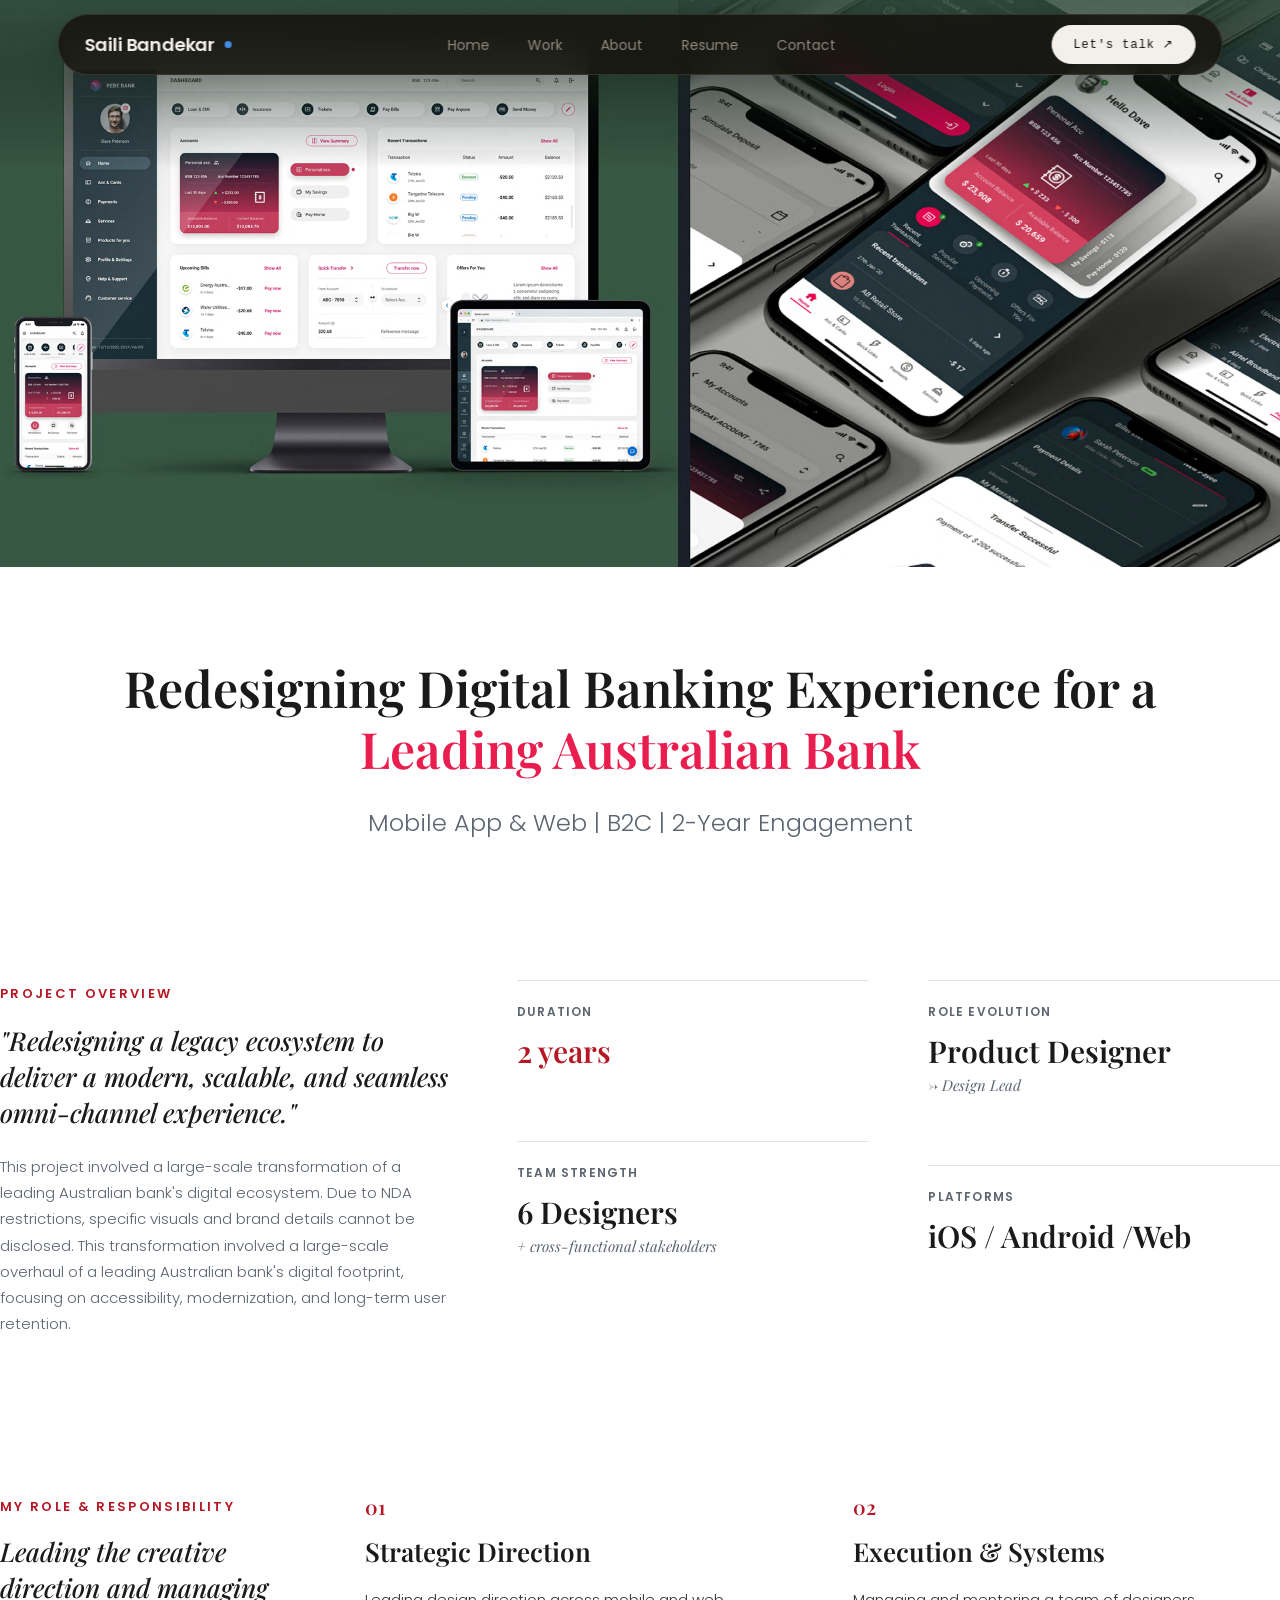
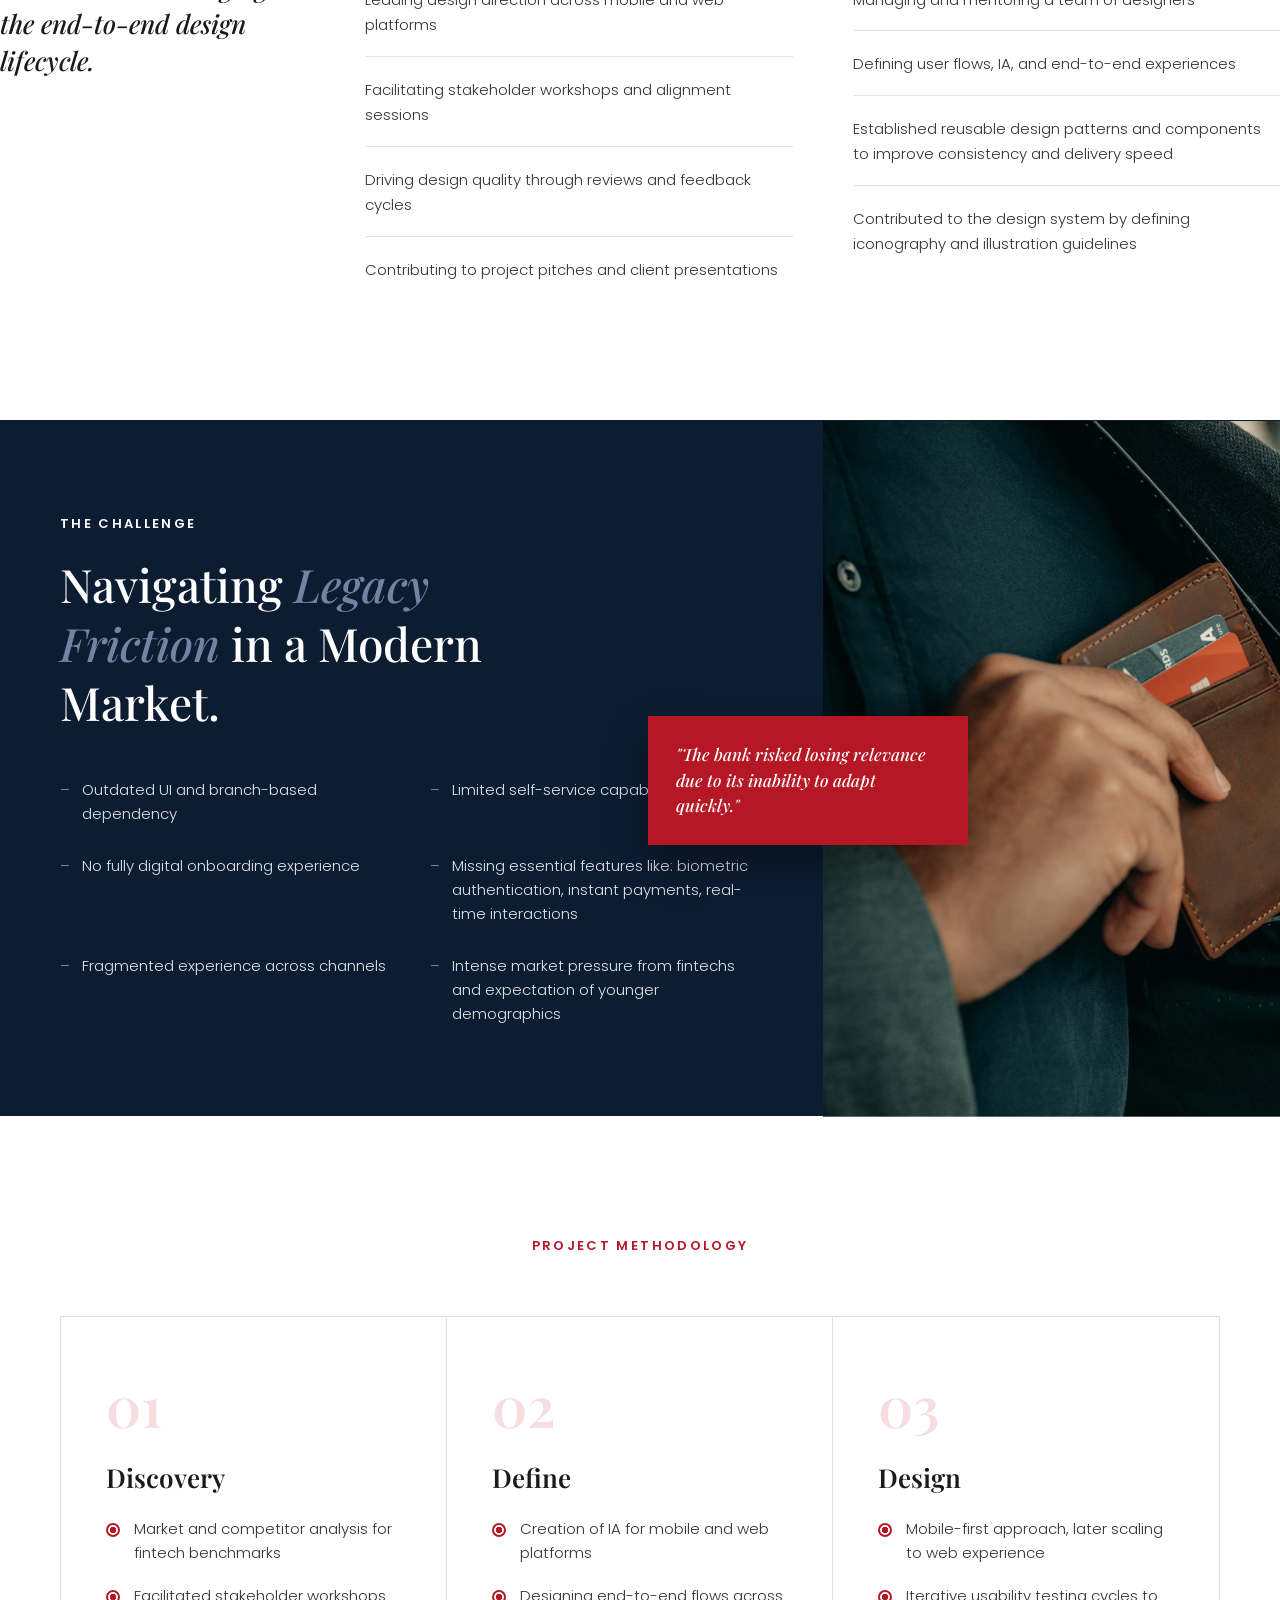
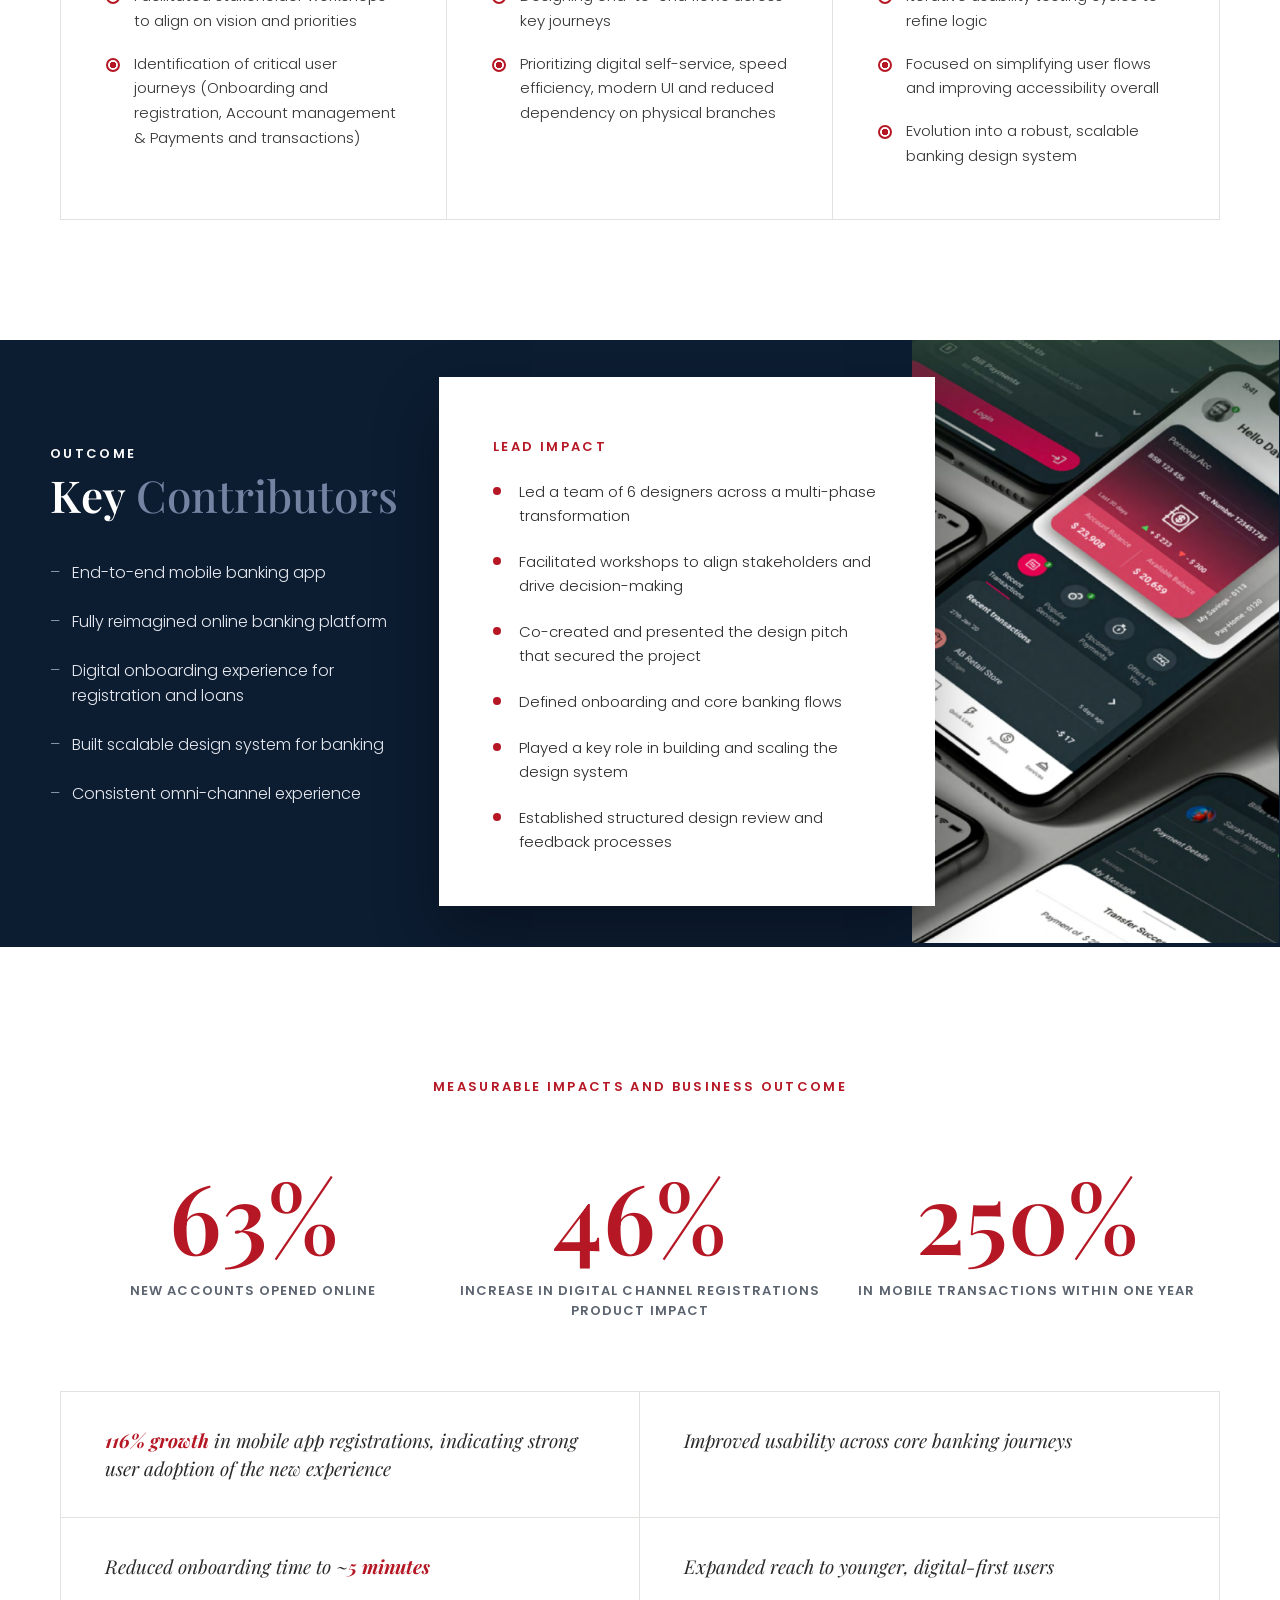
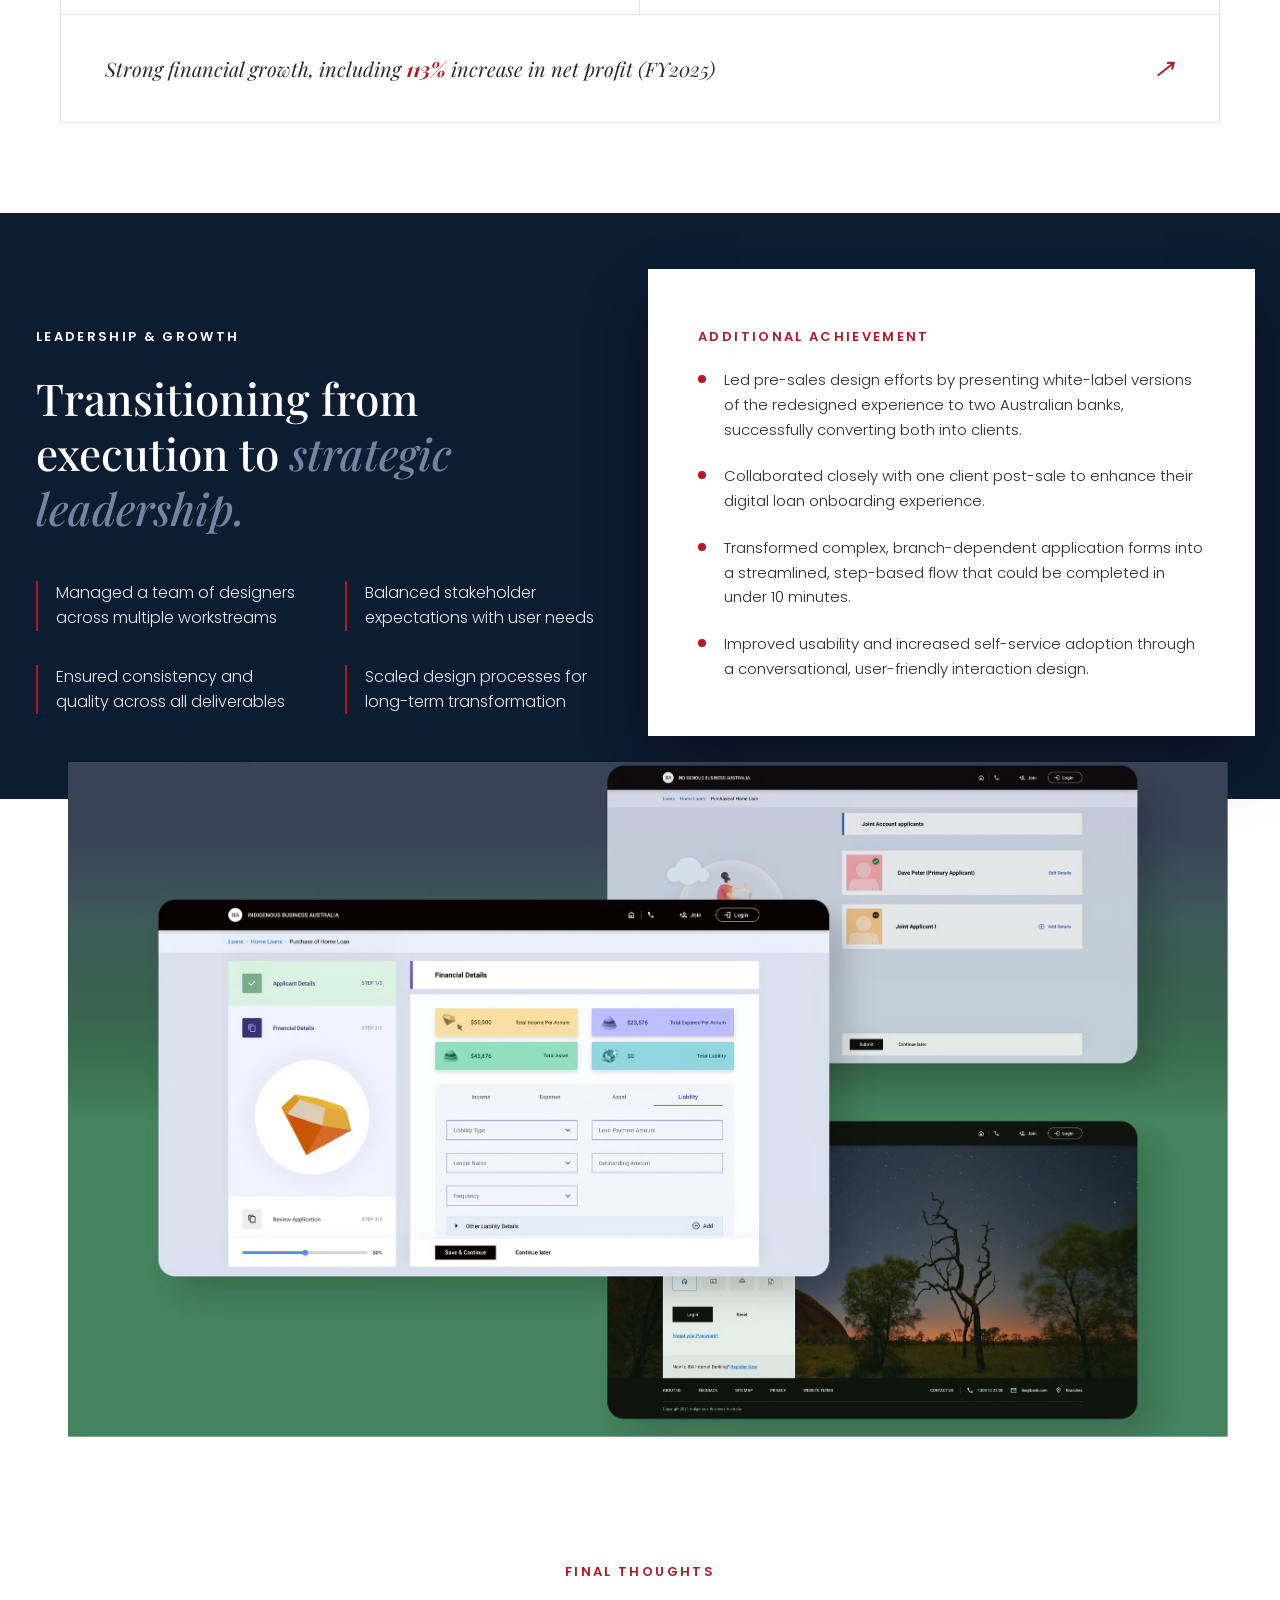
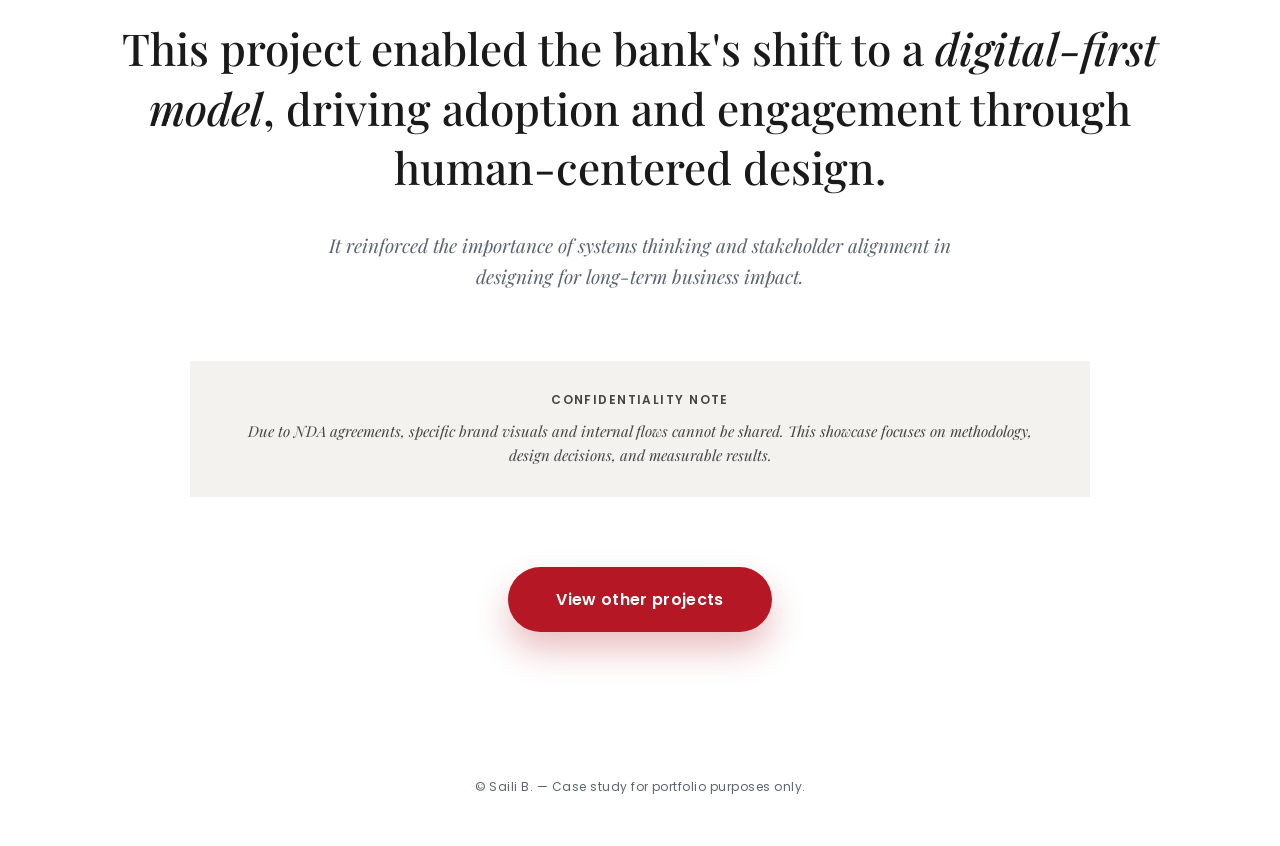
<file: banking-case-study.html>
<!doctype html>
<html lang="en"><head><script type="application/json" data-od-external-dependencies>["https://fonts.googleapis.com/css2?family=Playfair+Display:ital,wght@0,500;0,600;0,700;1,500;1,600&family=Poppins:wght@300;400;500;600;700&display=swap"]</script>
<meta charset="UTF-8">
<meta name="viewport" content="width=device-width, initial-scale=1.0">
<title>Redesigning Digital Banking Experience — Saili B.</title>
<link rel="preconnect" href="https://fonts.googleapis.com">
<link rel="preconnect" href="https://fonts.gstatic.com" crossorigin="">
<link href="https://fonts.googleapis.com/css2?family=Playfair+Display:ital,wght@0,500;0,600;0,700;1,500;1,600&amp;family=Poppins:wght@300;400;500;600;700&amp;display=swap" rel="stylesheet">
<style>
  :root{
    --bg:#ffffff;
    --navy:#0c1c31;
    --navy-soft:#132a45;
    --fg:#1a1a1a;
    --muted:#5c6470;
    --muted-on-navy:#7583a3;
    --border:#e4e2df;
    --accent:#b51824;      /* deep maroon - tags, buttons, stats */
    --accent-bright:#e91e4f; /* brighter crimson - hero emphasis */
    --cta-blue:#3b82f6;
    --green-bg:#375743;
    --card-bg:#f4f2ef;
  }
  *{box-sizing:border-box;}
  html{scroll-behavior:smooth;}
  body{
    margin:0;
    background:var(--bg);
    color:var(--fg);
    font-family:'Poppins',sans-serif;
    -webkit-font-smoothing:antialiased;
  }
  h1,h2,h3,.serif{
    font-family:'Playfair Display', serif;
    margin:0;
  }
  a{color:inherit;text-decoration:none;}
  img{max-width:100%;display:block;}
  .wrap{max-width:1400px;margin:0 auto;padding:0 60px;}
  .eyebrow{
    font-size:13px;
    font-weight:600;
    letter-spacing:.18em;
    color:var(--accent);
    text-transform:uppercase;
  }
  .eyebrow.on-navy{color:#ffffff;}
  button, .btn{cursor:pointer;font-family:inherit;}
  :focus-visible{outline:2px solid var(--cta-blue);outline-offset:3px;}

  /* ---------- NAVBAR ---------- */
  header.nav{
    background:rgba(26,26,26,.92);
    backdrop-filter:blur(14px) saturate(1.1);
    color:#fff;
    display:flex;
    align-items:center;
    justify-content:space-between;
    padding:14px 60px;
    position:sticky;top:0;z-index:100;
    border-bottom:1px solid rgba(255,255,255,.08);
  }
  .brand{display:flex;align-items:center;gap:12px;font-weight:600;font-size:17px;}
  .brand .mark{
    width:38px;height:38px;border-radius:50%;
    background:var(--cta-blue);
    color:#fff;display:flex;align-items:center;justify-content:center;
    font-weight:700;font-size:15px;font-family:'Poppins',sans-serif;
  }
  nav.links{display:flex;gap:40px;font-size:14px;letter-spacing:.06em;color:#c9c9c9;}
  nav.links a{transition:color .15s ease;padding:4px 2px;}
  nav.links a:hover, nav.links a:focus-visible{color:#ffffff;}
  .talk-btn{
    background:var(--cta-blue);
    color:#fff;
    border:none;
    padding:11px 26px;
    border-radius:999px;
    font-size:13px;
    font-weight:600;
    letter-spacing:.04em;
  }
  .talk-btn:hover{background:#2f6fe0;}
  .talk-btn:focus-visible{outline:2px solid #ffffff;outline-offset:2px;}

  /* ---------- HERO ---------- */
  .hero-image{width:100%;background:var(--green-bg);}
  .hero-image img{width:100%;height:auto;display:block;}

  .hero-title{
    max-width:1150px;
    margin:0 auto;
    text-align:center;
    padding:90px 40px 30px;
  }
  .hero-title h1{
    font-size:52px;
    line-height:1.22;
    font-weight:600;
    color:var(--fg);
  }
  .hero-title h1 .accent{color:var(--accent-bright);}
  .hero-sub{
    text-align:center;
    color:var(--muted);
    font-size:24px;
    font-weight:300;
    margin:26px 0 0;
  }

  /* ---------- OVERVIEW ---------- */
  .overview{
    padding:110px 0 80px;
    display:grid;
    grid-template-columns:1.3fr 1fr 1fr;
    gap:60px;
  }
  .overview .quote{
    font-family:'Playfair Display',serif;
    font-style:italic;
    font-size:26px;
    line-height:1.4;
    margin:18px 0 22px;
    font-weight:500;
  }
  .overview p.body-copy{
    color:var(--muted);
    font-size:15px;
    line-height:1.75;
    font-weight:300;
  }
  .stat-col{border-top:1px solid var(--border);padding-top:22px;}
  .stat-col + .stat-col{margin-top:70px;}
  .stat-col .label{
    font-size:12px;font-weight:600;letter-spacing:.1em;color:var(--muted);
    text-transform:uppercase;margin-bottom:10px;
  }
  .stat-col .value{font-family:'Playfair Display',serif;font-size:30px;font-weight:600;}
  .stat-col .value.red{color:var(--accent);}
  .stat-col .note{font-family:'Playfair Display',serif;font-style:italic;font-size:15px;color:var(--muted);margin-top:4px;}

  /* ---------- ROLE ---------- */
  .role{padding:60px 0 120px;display:grid;grid-template-columns:1fr 1.4fr 1.4fr;gap:60px;}
  .role .lede .quote{
    font-family:'Playfair Display',serif;font-style:italic;font-size:26px;
    line-height:1.4;font-weight:500;margin-top:16px;
  }
  .role-block .num{
    font-family:'Playfair Display',serif;color:var(--accent);font-size:20px;font-weight:600;margin-bottom:14px;
  }
  .role-block h3{font-size:26px;font-weight:600;margin-bottom:18px;}
  .role-block ul{list-style:none;margin:0;padding:0;display:flex;flex-direction:column;gap:20px;}
  .role-block li{font-size:15px;line-height:1.7;color:#333;font-weight:300;padding-bottom:18px;border-bottom:1px solid var(--border);}
  .role-block li:last-child{border-bottom:none;}

  /* ---------- CHALLENGE (navy split) ---------- */
  .challenge{
    background:var(--navy);
    color:#fff;
    display:grid;
    grid-template-columns:1.1fr 1fr;
    align-items:stretch;
  }
  .challenge-copy{padding:90px 70px 90px 60px;max-width:640px;}
  .challenge-copy h2{
    font-size:46px;line-height:1.28;font-weight:500;margin:20px 0 46px;
  }
  .challenge-copy h2 em{
    font-style:italic;color:var(--muted-on-navy);font-weight:500;
  }
  .challenge-list{
    list-style:none;margin:0;padding:0;
    display:grid;grid-template-columns:1fr 1fr;gap:28px 40px;
  }
  .challenge-list li{
    position:relative;padding-left:22px;font-size:15px;line-height:1.6;font-weight:300;color:#dfe3ea;
  }
  .challenge-list li::before{
    content:"–";position:absolute;left:0;top:0;color:#8b94a8;
  }
  .challenge-media{position:relative;z-index:1;}
  .challenge-media img{width:100%;height:100%;object-fit:cover;position:relative;z-index:1;}
  .quote-card{
    position:absolute;bottom:56px;left:-120px;right:auto;
    width:320px;
    background:var(--accent);
    color:#fff;
    padding:26px 28px;
    box-shadow:0 18px 40px rgba(0,0,0,.35);
    z-index:5;
  }
  .quote-card p{
    font-family:'Playfair Display',serif;font-style:italic;font-size:17px;line-height:1.5;font-weight:500;margin:0;
  }

  /* ---------- METHODOLOGY ---------- */
  .methodology{padding:120px 0;text-align:center;}
  .methodology .eyebrow{display:block;margin-bottom:60px;}
  .method-grid{
    display:grid;grid-template-columns:repeat(3,1fr);
    border:1px solid var(--border);
    text-align:left;
  }
  .method-card{padding:50px 45px;border-right:1px solid var(--border);}
  .method-card:last-child{border-right:none;}
  .method-card .num{
    font-family:'Playfair Display',serif;font-size:56px;font-weight:600;
    color:#f6dde0;
    margin-bottom:18px;
  }
  .method-card h3{font-size:26px;font-weight:600;margin-bottom:22px;}
  .method-card ul{list-style:none;margin:0;padding:0;display:flex;flex-direction:column;gap:18px;}
  .method-card li{
    position:relative;padding-left:28px;font-size:15px;line-height:1.65;color:#333;font-weight:300;text-align:left;
  }
  .method-card li::before{
    content:"";position:absolute;left:0;top:6px;width:10px;height:10px;border-radius:50%;
    border:2px solid var(--accent);background:radial-gradient(circle,var(--accent) 0 3px, transparent 3px);
  }

  /* ---------- OUTCOME (navy) ---------- */
  .outcome{background:var(--navy);color:#fff;position:relative;overflow:hidden;}
  .outcome-top{
    display:grid;grid-template-columns:1fr 1.35fr 1fr;gap:0;align-items:stretch;padding:100px 0 0;
  }
  .outcome-left{padding-left:0;}
  .outcome h2{font-size:44px;font-weight:600;margin-bottom:36px;}
  .outcome h2 .fade{color:var(--muted-on-navy);font-weight:500;}
  .outcome-left ul{list-style:none;margin:0;padding:0;display:flex;flex-direction:column;gap:24px;}
  .outcome-left li{position:relative;padding-left:22px;font-size:16px;font-weight:300;color:#e6e9ef;}
  .outcome-left li::before{content:"–";position:absolute;left:0;color:#8b94a8;}
  .impact-card{
    background:#fff;color:var(--fg);padding:56px 54px;margin-top:-20px;
    box-shadow:0 30px 60px rgba(0,0,0,.3);
  }
  .impact-card ul{list-style:none;margin:22px 0 0;padding:0;display:flex;flex-direction:column;gap:22px;}
  .impact-card li{position:relative;padding-left:26px;font-size:15px;line-height:1.6;font-weight:300;color:#2a2a2a;}
  .impact-card li::before{
    content:"";position:absolute;left:0;top:7px;width:8px;height:8px;border-radius:50%;background:var(--accent);
  }
  .outcome-media{align-self:stretch;}
  .outcome-media img{width:100%;height:100%;object-fit:cover;object-position:right center;}

  /* ---------- STATS ---------- */
  .stats-section{padding:130px 0 90px;text-align:center;}
  .stats-section .eyebrow{display:block;margin-bottom:70px;}
  .stat-trio{display:grid;grid-template-columns:repeat(3,1fr);margin-bottom:70px;}
  .stat-trio .num{
    font-family:'Playfair Display',serif;font-size:96px;font-weight:600;color:var(--accent);line-height:1;
  }
  .stat-trio .cap{
    font-size:13px;font-weight:600;letter-spacing:.08em;color:var(--muted);text-transform:uppercase;margin-top:18px;
  }
  .quote-grid{
    display:grid;grid-template-columns:1fr 1fr;
    border:1px solid var(--border);border-bottom:none;
    text-align:left;margin-bottom:0;
  }
  .quote-grid .qcell{
    padding:34px 44px;border-bottom:1px solid var(--border);font-family:'Playfair Display',serif;
    font-style:italic;font-size:19px;line-height:1.5;color:#2a2a2a;
  }
  .quote-grid .qcell:nth-child(odd){border-right:1px solid var(--border);}
  .quote-grid .qcell strong{color:var(--accent);font-weight:700;font-style:italic;}
  .full-stat{
    border:1px solid var(--border);border-top:none;
    padding:34px 44px;
    display:flex;align-items:center;justify-content:space-between;
    font-family:'Playfair Display',serif;font-style:italic;font-size:20px;color:#2a2a2a;
  }
  .full-stat strong{color:var(--accent);font-weight:700;font-style:italic;}
  .full-stat .arrow{color:var(--accent);font-size:26px;font-family:'Poppins',sans-serif;}

  /* ---------- LEADERSHIP ---------- */
  .leadership{background:var(--navy);color:#fff;position:relative;}
  .lead-top{display:grid;grid-template-columns:1.05fr 1fr;gap:0;padding:110px 0 110px;align-items:start;}
  .lead-copy{padding-right:60px;}
  .lead-copy h2{font-size:44px;line-height:1.25;font-weight:500;margin:22px 0 46px;}
  .lead-copy h2 em{font-style:italic;color:var(--muted-on-navy);font-weight:500;}
  .lead-list{list-style:none;margin:0;padding:0;display:grid;grid-template-columns:1fr 1fr;gap:34px 40px;}
  .lead-list li{
    position:relative;padding-left:20px;font-size:16px;line-height:1.55;font-weight:300;color:#e6e9ef;
    border-left:2px solid var(--accent);padding-left:18px;
  }
  .achievement-card{
    background:#fff;color:var(--fg);padding:54px 50px;box-shadow:0 30px 60px rgba(0,0,0,.3);
  }
  .achievement-card ul{list-style:none;margin:20px 0 0;padding:0;display:flex;flex-direction:column;gap:22px;}
  .achievement-card li{position:relative;padding-left:26px;font-size:15px;line-height:1.65;font-weight:300;color:#2a2a2a;}
  .achievement-card li::before{content:"";position:absolute;left:0;top:7px;width:8px;height:8px;border-radius:50%;background:var(--accent);}
  .lead-media{background:var(--green-bg);padding:60px;}
  .lead-media img{width:100%;border-radius:4px;}

  /* ---------- FINAL ---------- */
  .final{padding:130px 0 110px;text-align:center;}
  .final .eyebrow{display:block;margin-bottom:36px;}
  .final h2{
    max-width:1150px;margin:0 auto;font-size:44px;line-height:1.35;font-weight:500;
  }
  .final h2 em{font-style:italic;font-weight:500;}
  .final .sub{
    max-width:700px;margin:34px auto 0;font-family:'Playfair Display',serif;font-style:italic;
    font-size:19px;line-height:1.6;color:var(--muted);
  }
  .confidentiality{
    max-width:900px;margin:70px auto 0;background:var(--card-bg);padding:30px 40px;text-align:center;
  }
  .confidentiality .label{font-size:12px;font-weight:600;letter-spacing:.12em;color:#444;text-transform:uppercase;margin-bottom:10px;}
  .confidentiality p{font-family:'Playfair Display',serif;font-style:italic;font-size:15px;color:#444;line-height:1.6;margin:0;}
  .cta-wrap{margin-top:70px;}
  .view-projects{
    background:var(--accent);color:#fff;border:none;padding:20px 48px;border-radius:999px;
    font-size:16px;font-weight:600;letter-spacing:.02em;box-shadow:0 18px 34px rgba(181,24,36,.28);
  }
  .view-projects:hover{background:#93131d;}
  .view-projects:focus-visible{outline:2px solid var(--navy);outline-offset:3px;}

  footer.site-footer{
    padding:36px 0 50px;text-align:center;color:var(--muted);font-size:12px;letter-spacing:.04em;
  }

  @media (max-width:1100px){
    .wrap{padding:0 28px;}
    header.nav{padding:14px 24px;}
    nav.links{display:none;}
    .hero-title h1{font-size:36px;}
    .hero-sub{font-size:18px;}
    .overview,.role{grid-template-columns:1fr;gap:44px;padding-top:70px;}
    .challenge{grid-template-columns:1fr;}
    .challenge-media{min-height:360px;}
    .challenge-copy{padding:60px 24px;max-width:none;}
    .quote-card{left:24px;right:24px;width:auto;bottom:24px;}
    .method-grid{grid-template-columns:1fr;}
    .method-card{border-right:none;border-bottom:1px solid var(--border);}
    .outcome-top{grid-template-columns:1fr;padding:60px 24px 0;}
    .outcome-media{min-height:320px;margin-top:40px;}
    .impact-card{margin-top:40px;}
    .stat-trio{grid-template-columns:1fr;gap:40px;}
    .quote-grid{grid-template-columns:1fr;}
    .quote-grid .qcell:nth-child(odd){border-right:none;}
    .lead-top{grid-template-columns:1fr;padding:60px 24px !important;height:auto !important;}
    .lead-copy{padding-right:0;margin-bottom:40px;}
    .lead-list{grid-template-columns:1fr;}
    .final h2{font-size:30px;}

    /* Neutralize desktop-only inline pixel offsets/fixed sizes so the
       manually fine-tuned desktop positions aren't dragged along on
       small screens. Desktop layout above 1100px is untouched. */
    .challenge-list{width:auto !important;}
    .challenge-media{transform:none !important;}
    .challenge-media img{width:100% !important;transform:none !important;}
    .quote-card{transform:none !important;}
    .outcome{height:auto !important;}
    .outcome-top{transform:none !important;margin-left:0 !important;}
    .impact-card{transform:none !important;}
    .outcome-media img{width:100% !important;height:auto !important;transform:none !important;}
    .achievement-card{transform:none !important;}
    .lead-media img{transform:none !important;}
  }
</style>
<link rel="stylesheet" href="header.css">
<script src="header.js" defer></script>
</head>
<body>

  <header class="site-nav" id="siteNav" data-od-id="site-nav">
    <div class="brand" data-od-id="brand-logo">Saili Bandekar<span class="dot"></span></div>
    <button class="nav-toggle" aria-label="Open menu" aria-expanded="false">☰</button>
    <ul class="nav-links" data-od-id="nav-links">
      <li><a href="index.html#top" data-od-id="nav-home">Home</a></li>
      <li><a href="work.html#projects" data-od-id="nav-work">Work</a></li>
      <li><a href="index.html#about" data-od-id="nav-about">About</a></li>
      <li><a href="https://drive.google.com/file/d/11xnpkp3scNq9Za6gYi-1OitTIbmNhtTH/view" target="_blank" rel="noopener noreferrer" data-od-id="nav-resume">Resume</a></li>
      <li><a href="index.html#contact" data-od-id="nav-contact">Contact</a></li>
    </ul>
    <a class="nav-cta" href="index.html#contact" data-od-id="nav-lets-talk">Let's talk ↗</a>
  </header>

  <div class="hero-image" data-od-id="hero-image">
    <img src="assets/images/banking-00.png" alt="Redesigned banking dashboard shown across desktop, tablet and mobile, plus a close-up array of mobile banking screens" width="1920" height="850">
  </div>

  <section class="hero-title" data-od-id="hero-title">
    <h1 style="font-size: 50px;">Redesigning Digital Banking Experience for a<br><span class="accent">Leading Australian Bank</span></h1>
    <p class="hero-sub">Mobile App &amp; Web | B2C | 2-Year Engagement</p>
  </section>

  <section class="wrap overview" data-od-id="project-overview">
    <div>
      <span class="eyebrow">Project Overview</span>
      <p class="quote">"Redesigning a legacy ecosystem to deliver a modern, scalable, and seamless omni-channel experience."</p>
      <p class="body-copy">This project involved a large-scale transformation of a leading Australian bank's digital ecosystem. Due to NDA restrictions, specific visuals and brand details cannot be disclosed. This transformation involved a large-scale overhaul of a leading Australian bank's digital footprint, focusing on accessibility, modernization, and long-term user retention.</p>
    </div>
    <div>
      <div class="stat-col">
        <div class="label">Duration</div>
        <div class="value red">2 years</div>
      </div>
      <div class="stat-col">
        <div class="label">Team Strength</div>
        <div class="value">6 Designers</div>
        <div class="note">+ cross-functional stakeholders</div>
      </div>
    </div>
    <div>
      <div class="stat-col">
        <div class="label">Role Evolution</div>
        <div class="value">Product Designer</div>
        <div class="note">→ Design Lead</div>
      </div>
      <div class="stat-col">
        <div class="label">Platforms</div>
        <div class="value">iOS / Android /Web</div>
      </div>
    </div>
  </section>

  <section class="wrap role" data-od-id="role-responsibility">
    <div class="lede">
      <span class="eyebrow">My Role &amp; Responsibility</span>
      <p class="quote">Leading the creative direction and managing the end-to-end design lifecycle.</p>
    </div>
    <div class="role-block">
      <div class="num">01</div>
      <h3>Strategic Direction</h3>
      <ul>
        <li>Leading design direction across mobile and web platforms</li>
        <li>Facilitating stakeholder workshops and alignment sessions</li>
        <li>Driving design quality through reviews and feedback cycles</li>
        <li>Contributing to project pitches and client presentations</li>
      </ul>
    </div>
    <div class="role-block">
      <div class="num">02</div>
      <h3>Execution &amp; Systems</h3>
      <ul>
        <li>Managing and mentoring a team of designers</li>
        <li>Defining user flows, IA, and end-to-end experiences</li>
        <li>Established reusable design patterns and components to improve consistency and delivery speed</li>
        <li>Contributed to the design system by defining iconography and illustration guidelines</li>
      </ul>
    </div>
  </section>

  <section class="challenge" data-od-id="the-challenge">
    <div class="challenge-copy">
      <span class="eyebrow on-navy">The Challenge</span>
      <h2>Navigating <em>Legacy Friction</em> in a Modern Market.</h2>
      <ul class="challenge-list" style="width: 700px; justify-content: space-evenly;">
        <li>Outdated UI and branch-based dependency</li>
        <li>Limited self-service capabilities</li>
        <li>No fully digital onboarding experience</li>
        <li>Missing essential features like: biometric authentication, instant payments, real-time interactions</li>
        <li>Fragmented experience across channels</li>
        <li>Intense market pressure from fintechs and expectation of younger demographics</li>
      </ul>
    </div>
    <div class="challenge-media" data-od-id="challenge-image" style="transform: translate(-43px, -2px);">
      <img src="assets/images/banking-01.png" alt="Close-up of a hand reaching into a jacket pocket for a leather wallet holding bank cards" style="width: 499px; transform: translate(196px, 3px); text-align: right;">
      <div class="quote-card" style="transform: translate(141px, -213px);">
        <p>"The bank risked losing relevance due to its inability to adapt quickly."</p>
      </div>
    </div>
  </section>

  <section class="methodology" data-od-id="project-methodology">
    <div class="wrap">
      <span class="eyebrow">Project Methodology</span>
      <div class="method-grid">
        <div class="method-card" data-od-id="method-discovery">
          <div class="num">01</div>
          <h3>Discovery</h3>
          <ul>
            <li>Market and competitor analysis for fintech benchmarks</li>
            <li>Facilitated stakeholder workshops to align on vision and priorities</li>
            <li>Identification of critical user journeys (Onboarding and registration, Account management &amp; Payments and transactions)</li>
          </ul>
        </div>
        <div class="method-card" data-od-id="method-define">
          <div class="num">02</div>
          <h3>Define</h3>
          <ul>
            <li>Creation of IA for mobile and web platforms</li>
            <li>Designing end-to-end flows across key journeys</li>
            <li>Prioritizing digital self-service, speed efficiency, modern UI and reduced dependency on physical branches</li>
          </ul>
        </div>
        <div class="method-card" data-od-id="method-design">
          <div class="num">03</div>
          <h3>Design</h3>
          <ul>
            <li>Mobile-first approach, later scaling to web experience</li>
            <li>Iterative usability testing cycles to refine logic</li>
            <li>Focused on simplifying user flows and improving accessibility overall</li>
            <li>Evolution into a robust, scalable banking design system</li>
          </ul>
        </div>
      </div>
    </div>
  </section>

  <section class="outcome" data-od-id="outcome-section" style="height: 607px; margin-top: 0px; padding-left: 50px; padding-top: 100px; padding-right: 0px;">
    <div class="outcome-top" style="width:100%; max-width:none; margin:0; padding:0; transform:none;">
  <div class="outcome-left" style="width:auto; max-width:none; margin:0;">
    <span class="eyebrow on-navy">Outcome</span>
    <h2>Key <span class="fade">Contributors</span></h2>

    <ul style="width:auto; margin:0;">
      <li>End-to-end mobile banking app</li>
      <li>Fully reimagined online banking platform</li>
      <li>Digital onboarding experience for registration and loans</li>
      <li>Built scalable design system for banking</li>
      <li>Consistent omni-channel experience</li>
    </ul>
  </div>

  <div class="impact-card" data-od-id="lead-impact-card" style="margin: 0px; transform: translate(22px, -63px); z-index: 1; height: 529px; padding-bottom: 100px;">
    <span class="eyebrow">Lead Impact</span>

    <ul>
      <li>Led a team of 6 designers across a multi-phase transformation</li>
      <li>Facilitated workshops to align stakeholders and drive decision-making</li>
      <li>Co-created and presented the design pitch that secured the project</li>
      <li>Defined onboarding and core banking flows</li>
      <li>Played a key role in building and scaling the design system</li>
      <li>Established structured design review and feedback processes</li>
    </ul>
  </div>

  <div class="outcome-media" data-od-id="outcome-image" style="margin:0;">
    <img src="assets/images/banking-02.png" alt="Angled close-up of multiple phones showing the redesigned mobile banking app screens" style="transform: translate(-1px, -95px); width: 100%; height: 114%; padding-right: 0px; padding-bottom: 0px; padding-left: 0px; margin-top: -5px;">
  </div>
</div>
  </section>

  <section class="stats-section" data-od-id="measurable-impact">
    <div class="wrap">
      <span class="eyebrow">Measurable Impacts and Business Outcome</span>
      <div class="stat-trio">
        <div>
          <div class="num">63%</div>
          <div class="cap">New accounts opened online</div>
        </div>
        <div>
          <div class="num">46%</div>
          <div class="cap">Increase in digital channel registrations<br>product impact</div>
        </div>
        <div>
          <div class="num">250%</div>
          <div class="cap">In mobile transactions within one year</div>
        </div>
      </div>
      <div class="quote-grid">
        <div class="qcell"><strong>116% growth</strong> in mobile app registrations, indicating strong user adoption of the new experience</div>
        <div class="qcell">Improved usability across core banking journeys</div>
        <div class="qcell">Reduced onboarding time to ~<strong>5 minutes</strong></div>
        <div class="qcell">Expanded reach to younger, digital-first users</div>
      </div>
      <div class="full-stat">
        <span>Strong financial growth, including <strong>113%</strong> increase in net profit (FY2025)</span>
        <span class="arrow">↗</span>
      </div>
    </div>
  </section>

  <section class="leadership" data-od-id="leadership-growth">
    <div class="wrap lead-top" style="height: 585.5px; padding-left: 36px;">
      <div class="lead-copy">
        <span class="eyebrow on-navy">Leadership &amp; Growth</span>
        <h2>Transitioning from execution to <em>strategic leadership.</em></h2>
        <ul class="lead-list">
          <li>Managed a team of designers across multiple workstreams</li>
          <li>Balanced stakeholder expectations with user needs</li>
          <li>Ensured consistency and quality across all deliverables</li>
          <li>Scaled design processes for long-term transformation</li>
        </ul>
      </div>
      <div class="achievement-card" data-od-id="additional-achievement" style="transform: translate(-25px, -54px);">
        <span class="eyebrow">Additional Achievement</span>
        <ul>
          <li>Led pre-sales design efforts by presenting white-label versions of the redesigned experience to two Australian banks, successfully converting both into clients.</li>
          <li>Collaborated closely with one client post-sale to enhance their digital loan onboarding experience.</li>
          <li>Transformed complex, branch-dependent application forms into a streamlined, step-based flow that could be completed in under 10 minutes.</li>
          <li>Improved usability and increased self-service adoption through a conversational, user-friendly interaction design.</li>
        </ul>
      </div>
    </div>
    <div class="lead-media" data-od-id="loan-flow-image" style="background-color: rgb(255, 255, 255); padding-bottom: 0px; padding-top: 0px;">
      <div class="wrap" style="padding:0;">
        <img src="assets/images/banking-03.png" alt="Redesigned home loan application flow showing applicant details, financial details and joint applicant review screens" style="transform: translate(8px, -40px); padding-top: 3px; padding-bottom: 5px;">
      </div>
    </div>
  </section>

  <section class="final" data-od-id="final-thoughts" style="padding-top: 80px;">
    <div class="wrap">
      <span class="eyebrow">Final Thoughts</span>
      <h2>This project enabled the bank's shift to a <em>digital-first model</em>, driving adoption and engagement through human-centered design.</h2>
      <p class="sub">It reinforced the importance of systems thinking and stakeholder alignment in designing for long-term business impact.</p>
      <div class="confidentiality" data-od-id="confidentiality-note">
        <div class="label">Confidentiality Note</div>
        <p>Due to NDA agreements, specific brand visuals and internal flows cannot be shared. This showcase focuses on methodology, design decisions, and measurable results.</p>
      </div>
      <div class="cta-wrap">
        <a class="view-projects" href="index.html#work" data-od-id="cta-view-other-projects" style="display:inline-block;text-decoration:none;">View other projects</a>
      </div>
    </div>
  </section>

  <footer class="site-footer">© Saili B. — Case study for portfolio purposes only.</footer>



</body></html>
</file>
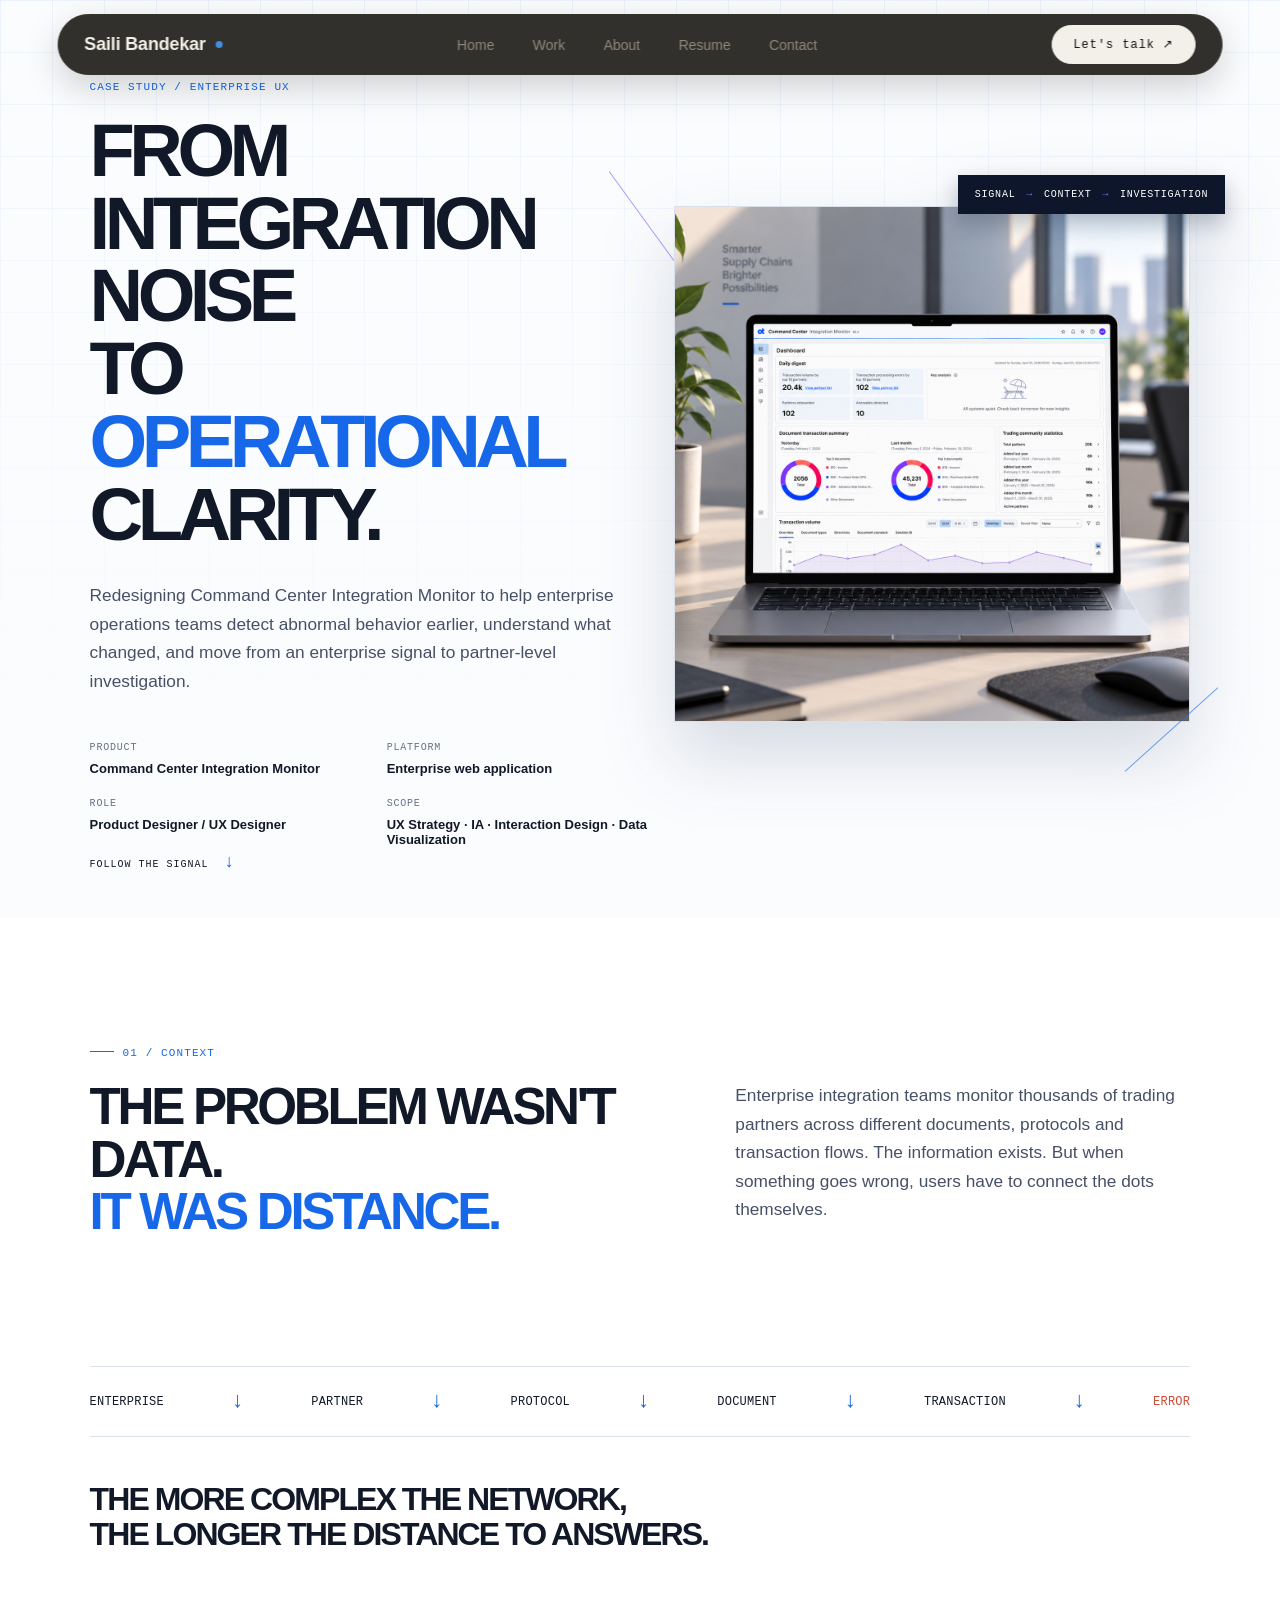
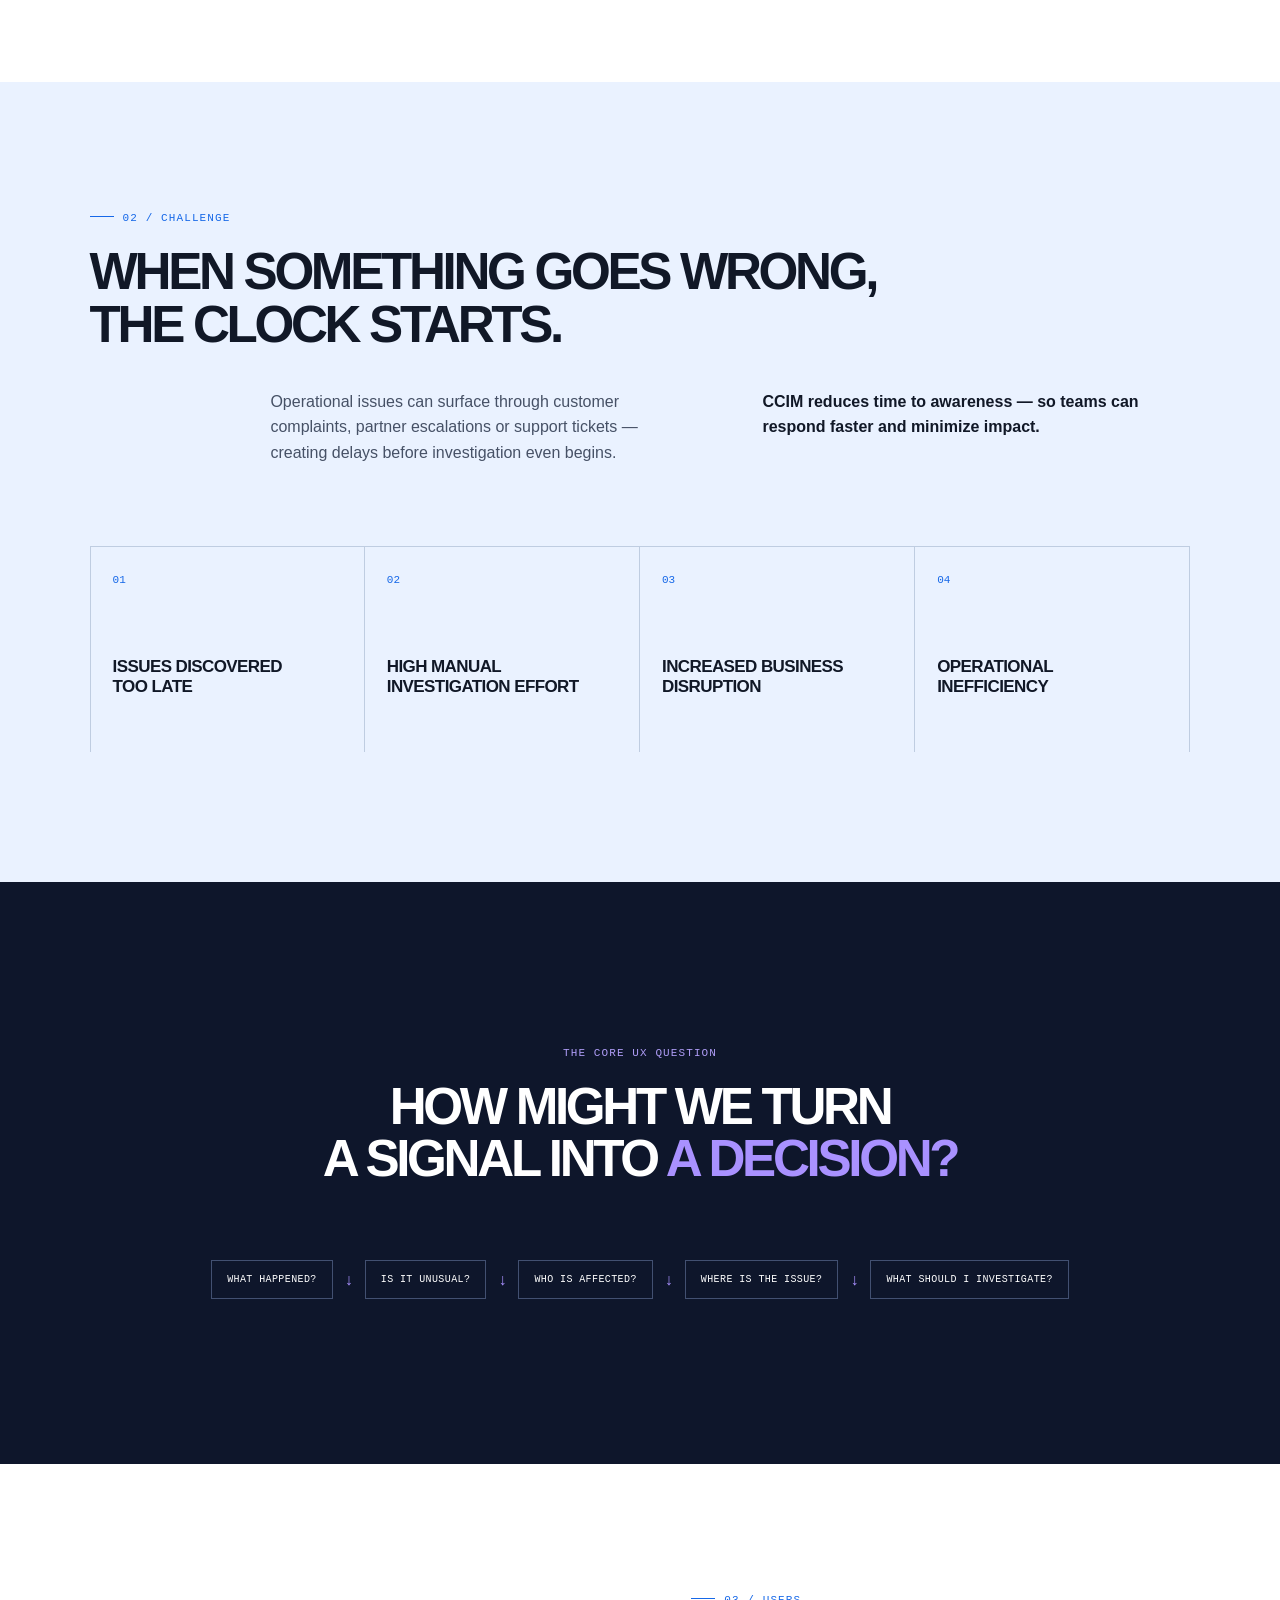
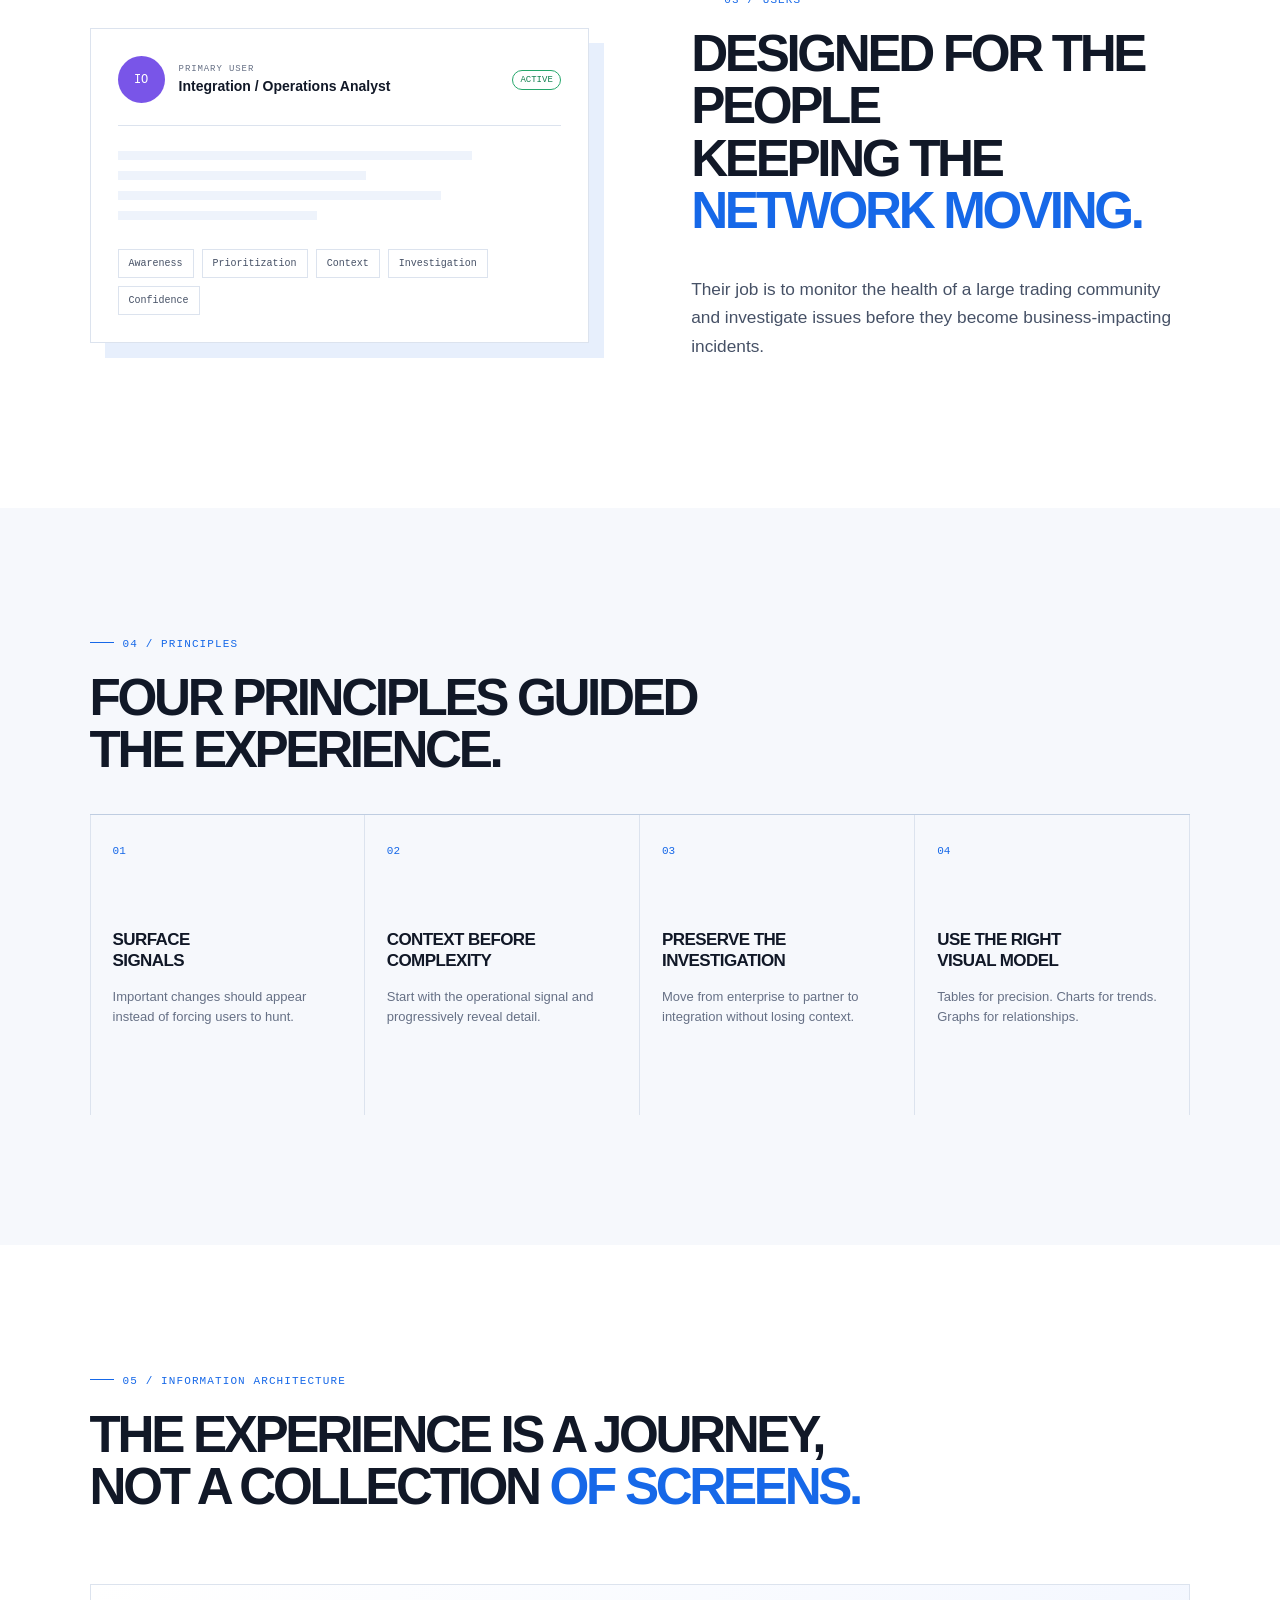
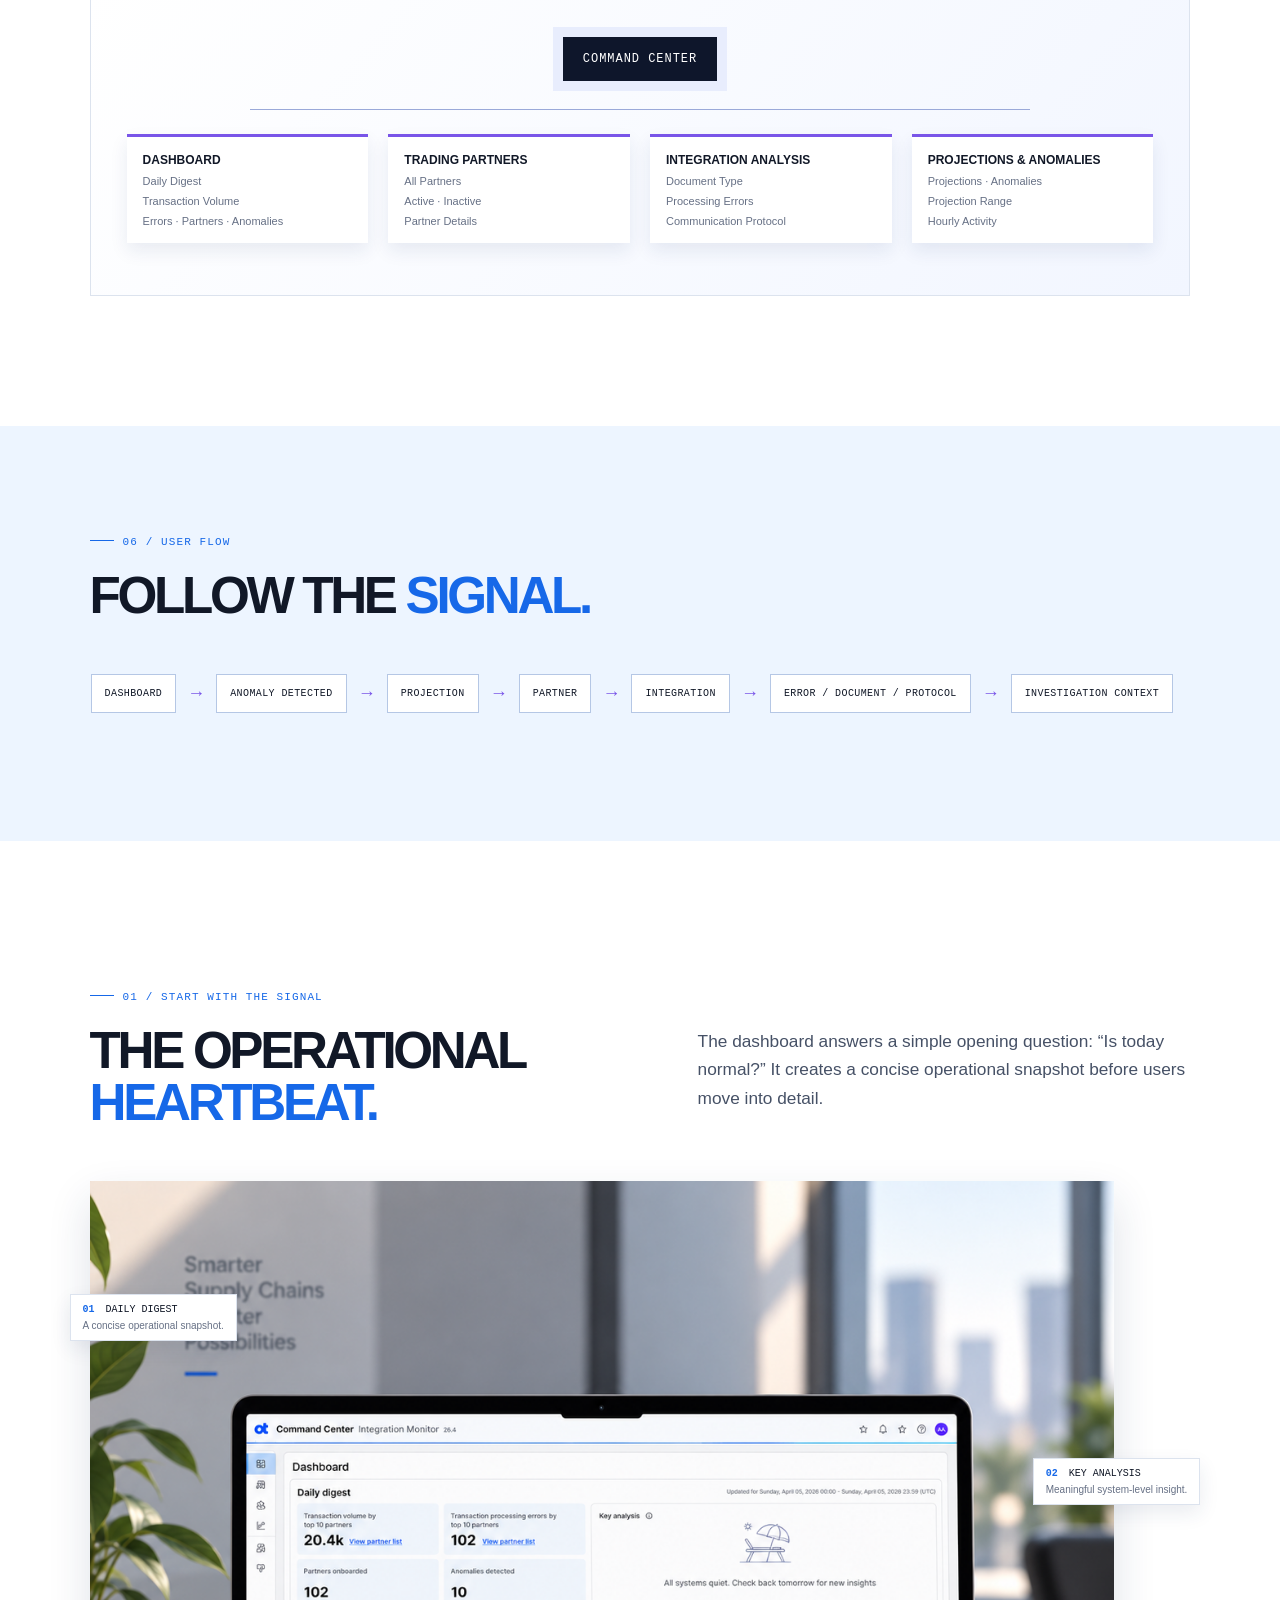
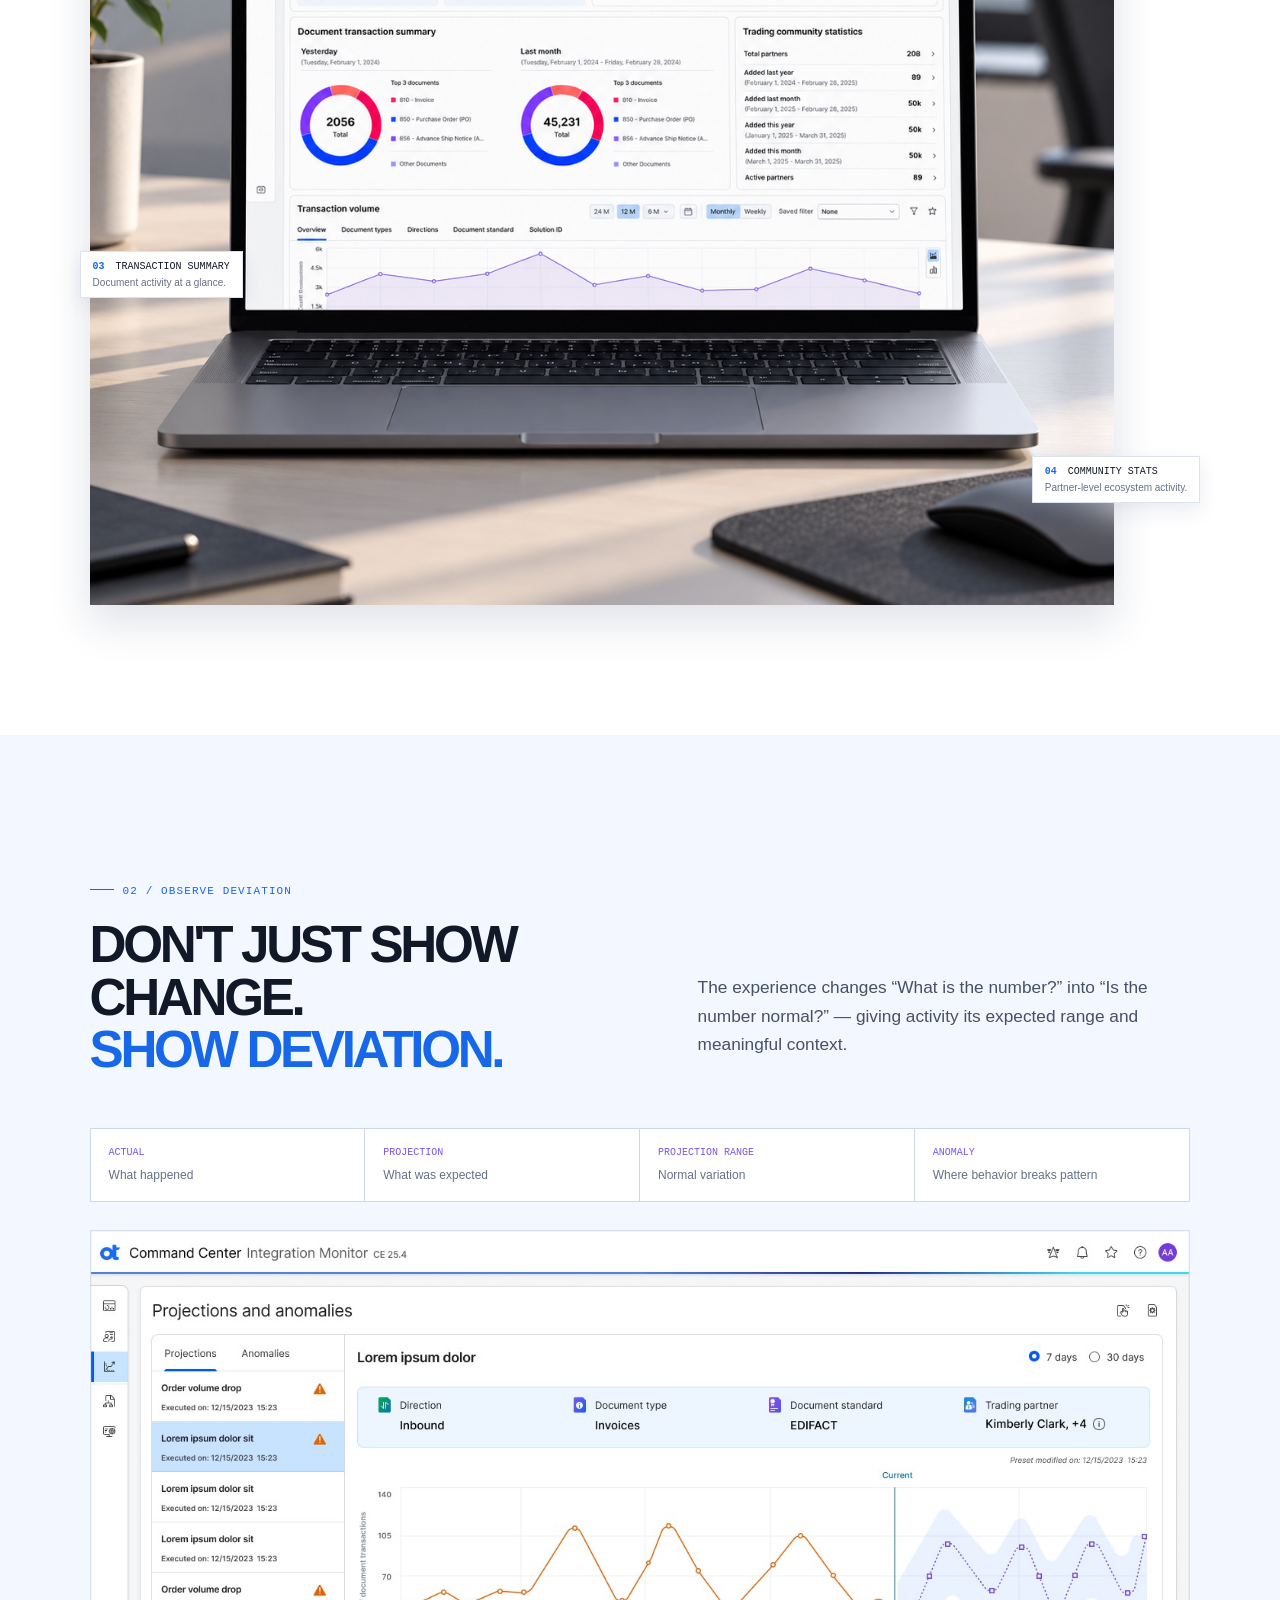
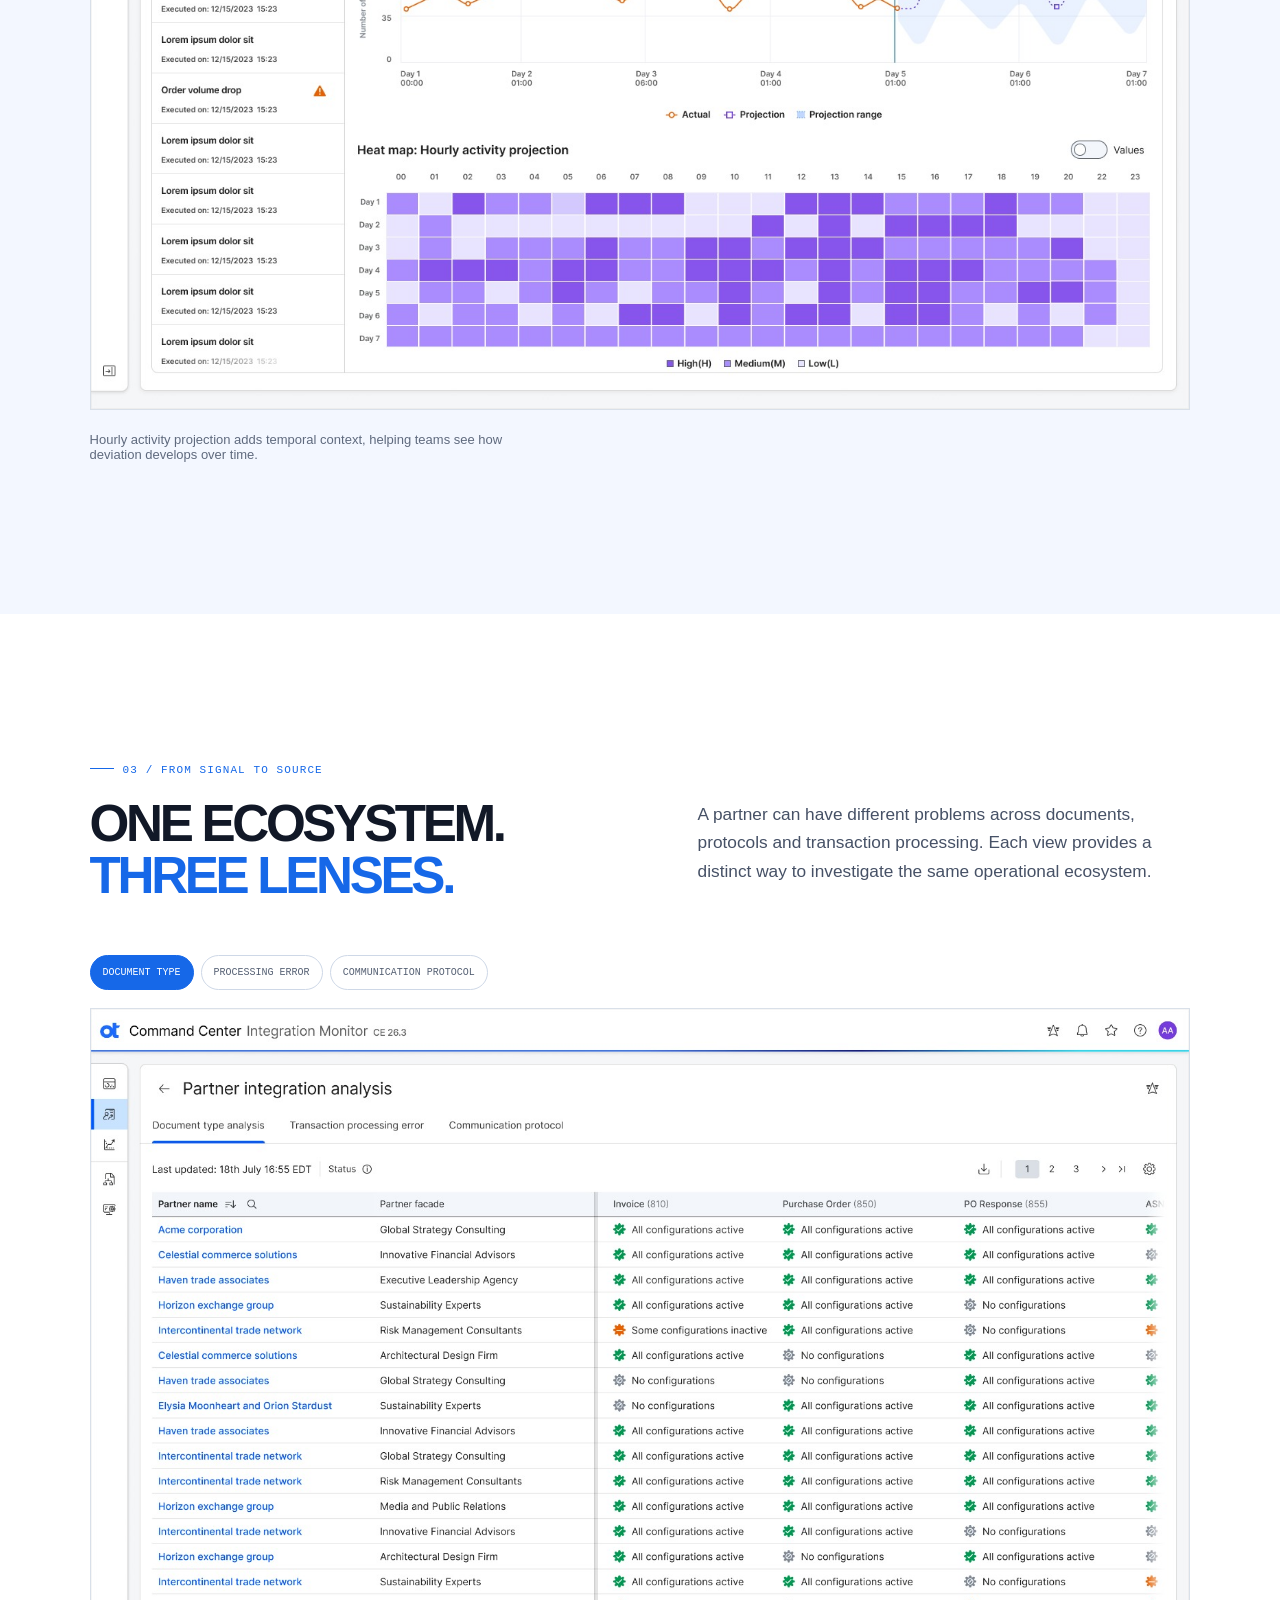
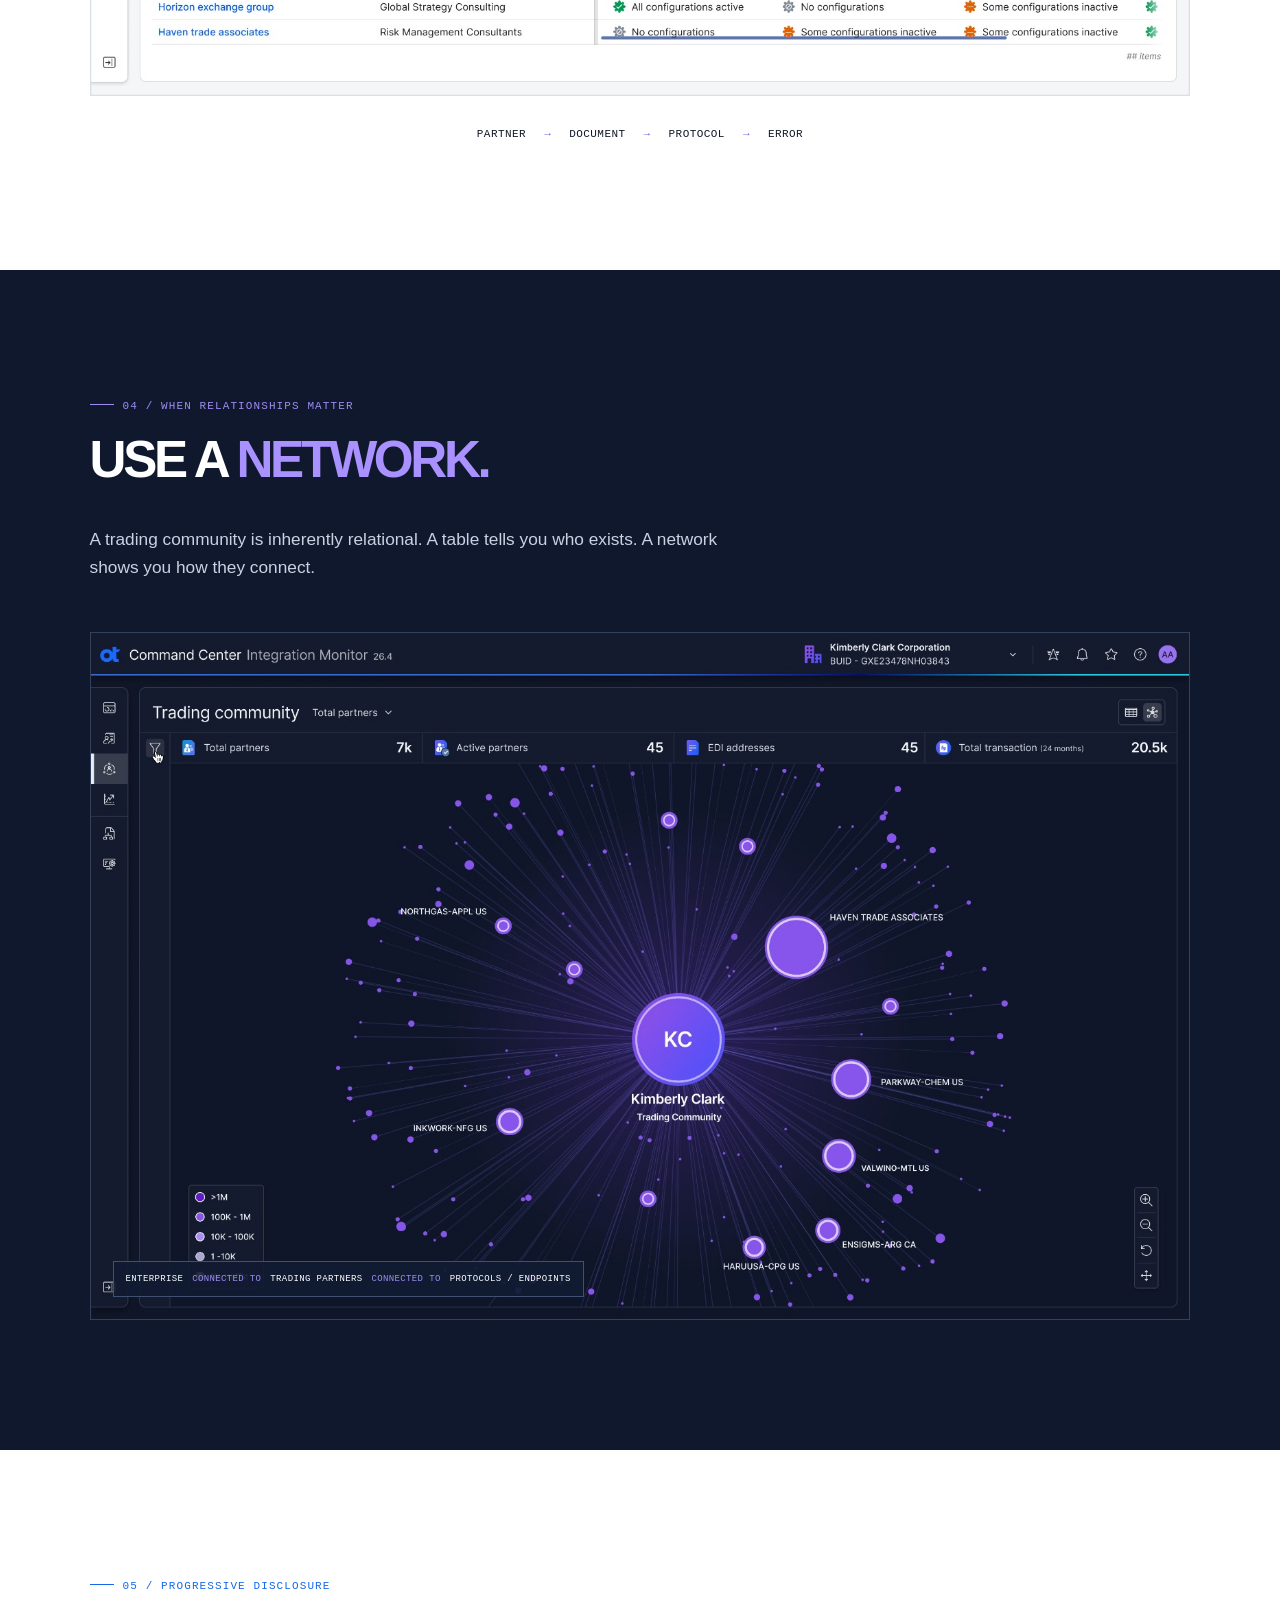
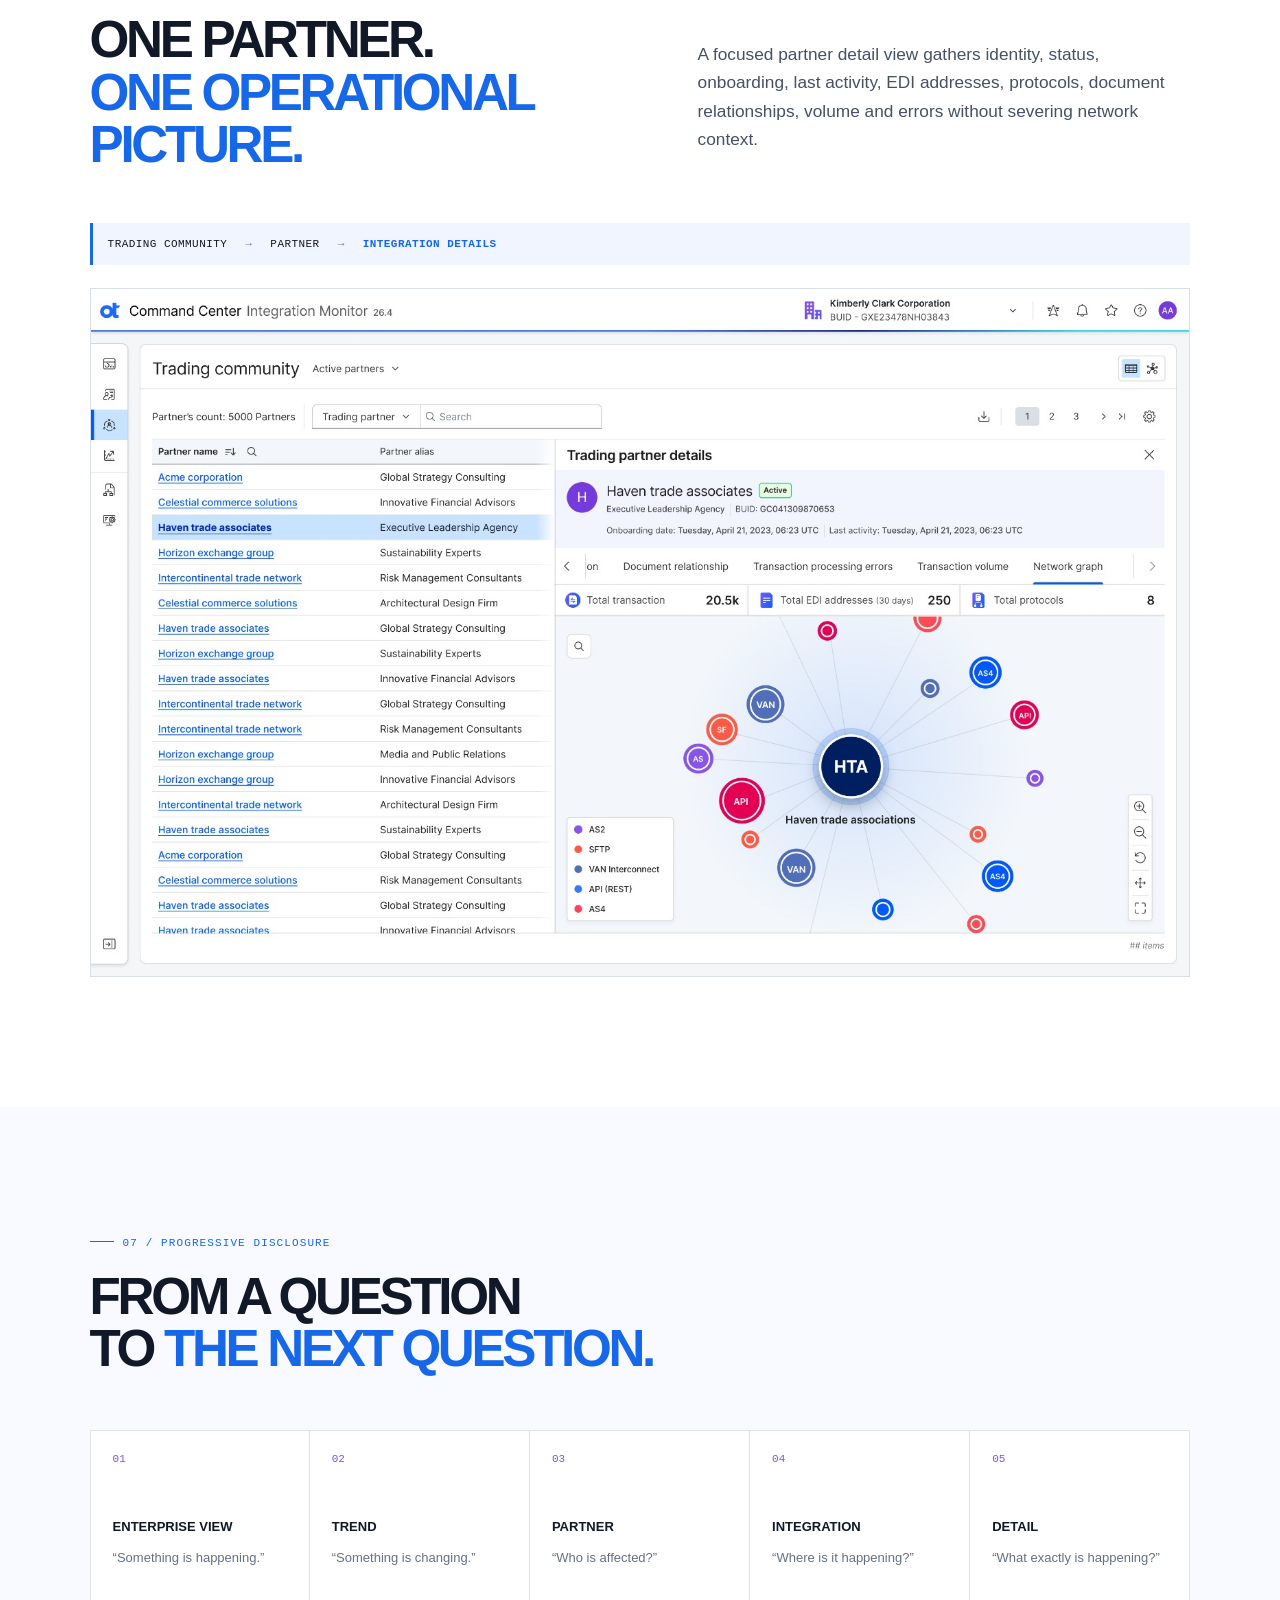
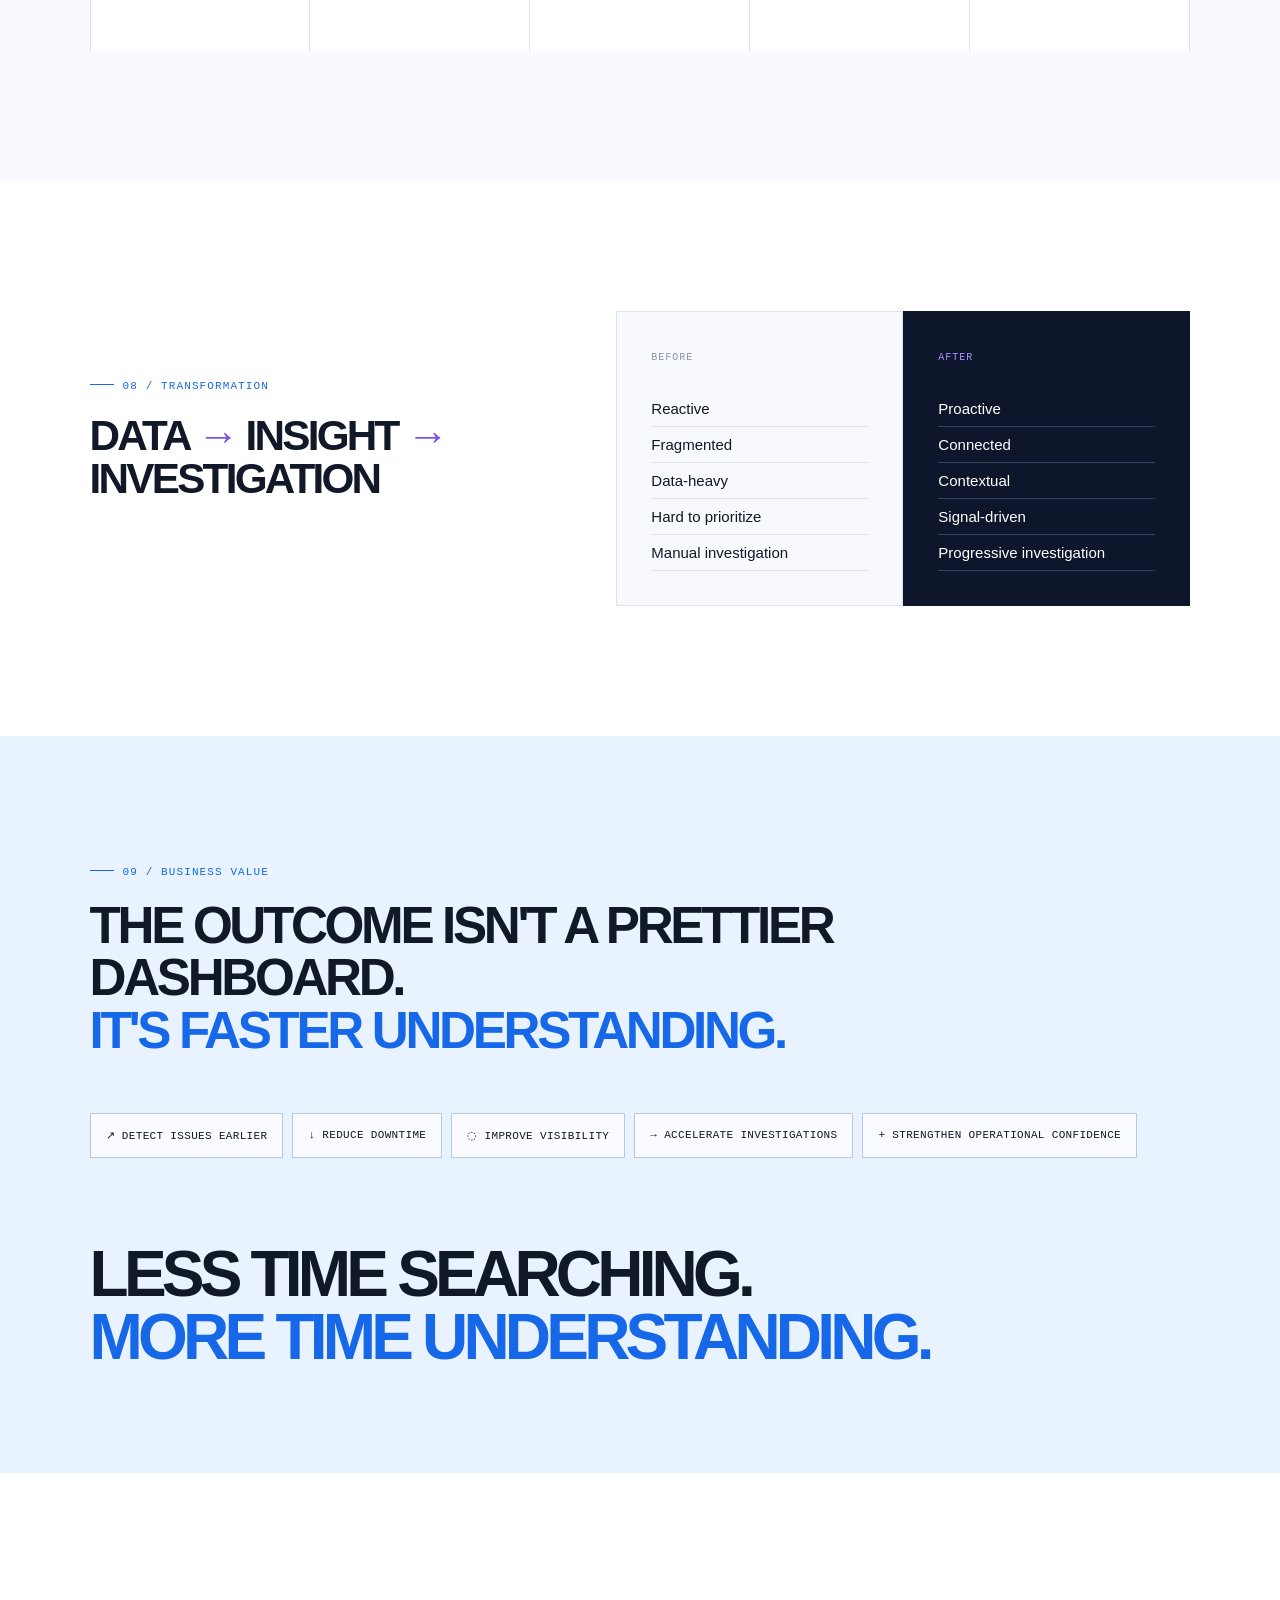
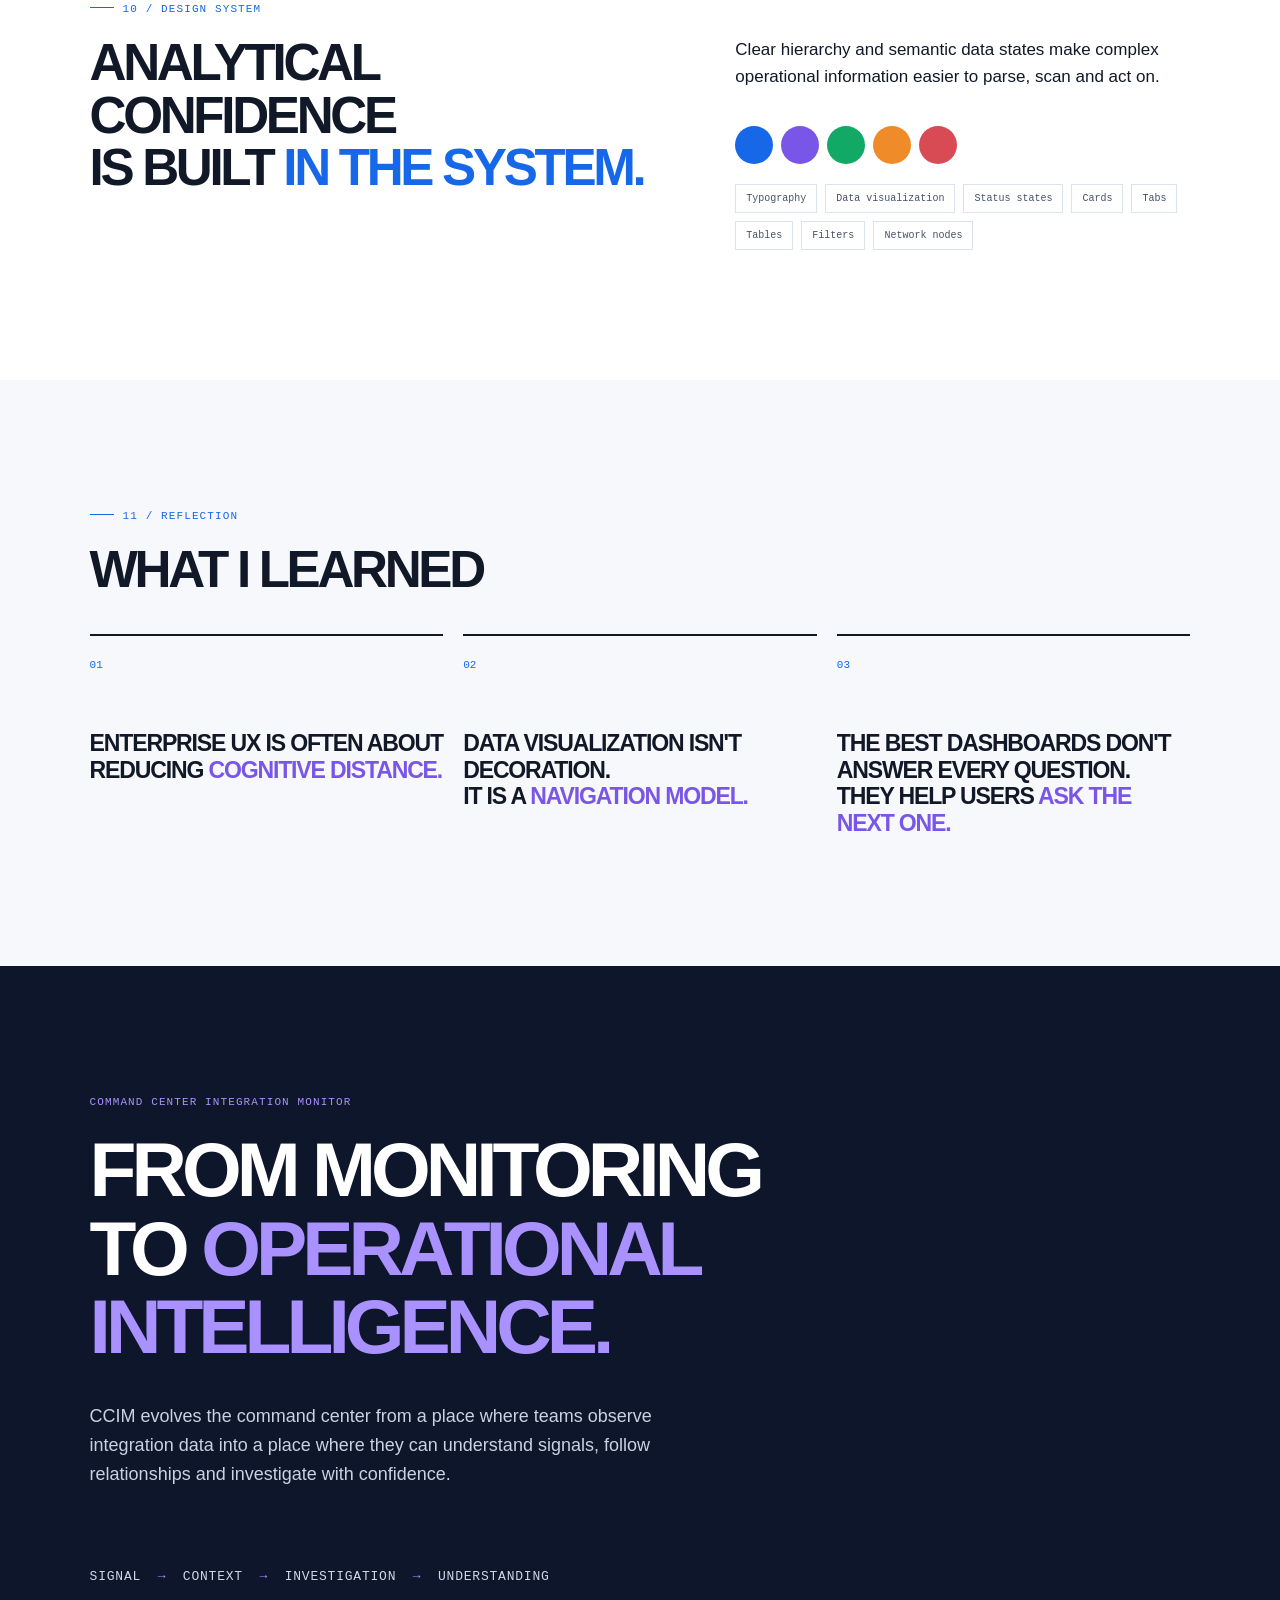
<file: ccim-case-study.html>
<!doctype html>
<html lang="en">
<head>
  <meta charset="utf-8" />
  <meta name="viewport" content="width=device-width, initial-scale=1" />
  <meta name="description" content="Command Center Integration Monitor - enterprise UX case study" />
  <title>CCIM — From integration noise to operational clarity</title>
  <style>:root{--ink:#111827;--muted:#667085;--paper:#fbfcfe;--mist:#f1f6ff;--line:#dce3ee;--blue:#1668e8;--purple:#7955e8;--amber:#ef8b28;--dark:#0e162b;--mono:"DM Mono",monospace;--sans:"Manrope",Arial,sans-serif}*{box-sizing:border-box}html{scroll-behavior:smooth}body{margin:0;background:var(--paper);color:var(--ink);font-family:var(--sans);font-size:16px}.topbar{height:68px;display:flex;align-items:center;justify-content:space-between;padding:0 4.8vw;border-bottom:1px solid rgba(17,24,39,.1);position:sticky;top:0;z-index:20;background:rgba(251,252,254,.92);backdrop-filter:blur(14px)}.brand{font:500 12px var(--mono);letter-spacing:.08em;text-decoration:none;color:var(--ink)}.brand i{display:inline-block;width:5px;height:5px;border-radius:50%;background:var(--blue);vertical-align:middle;margin:0 7px}nav{display:flex;gap:28px}nav a{color:#606878;text-decoration:none;font-size:12px;font-weight:700}.menu{display:none;border:0;background:none;font-size:20px}.talk-btn{font:500 11px var(--mono);letter-spacing:.06em;text-decoration:none;background:var(--ink);color:var(--paper);padding:9px 16px;border:1px solid var(--ink);transition:background .15s ease,color .15s ease,border-color .15s ease}.talk-btn:hover{background:var(--blue);border-color:var(--blue);color:#fff}@media(max-width:560px){.talk-btn{display:none}}.progress{position:fixed;top:0;left:0;right:0;height:3px;z-index:30;background:transparent}.progress span{display:block;height:100%;width:0;background:var(--blue)}.section{padding:130px 7vw;position:relative}.hero{min-height:calc(100vh - 68px);padding:9vh 7vw 70px;display:grid;grid-template-columns:1.04fr .96fr;align-items:center;gap:2vw;overflow:hidden}.grid-bg:before{content:"";position:absolute;inset:0;background-image:linear-gradient(rgba(22,104,232,.06) 1px,transparent 1px),linear-gradient(90deg,rgba(22,104,232,.06) 1px,transparent 1px);background-size:52px 52px;mask-image:linear-gradient(to bottom,black,transparent 80%)}.hero-copy{position:relative;z-index:2}.eyebrow,.section-label{font:500 11px var(--mono);letter-spacing:.1em;color:var(--blue);margin:0 0 22px}.section-label:before{content:"";display:inline-block;width:24px;height:1px;background:currentColor;margin:0 9px 4px 0}h1,h2,h3,p{margin-top:0}h1{font-size:clamp(3.2rem,5.8vw,6.6rem);line-height:.98;letter-spacing:-.075em;margin:0 0 30px;max-width:850px}h2{font-size:clamp(2.4rem,4vw,4.8rem);letter-spacing:-.065em;line-height:1.02;margin-bottom:38px}em{font-style:normal;color:var(--blue)}.lede,.body-large{font-size:clamp(1rem,1.35vw,1.28rem);line-height:1.65;max-width:630px;color:#465166}.meta{margin-top:47px;display:grid;grid-template-columns:1fr 1fr;gap:22px 35px;max-width:650px;font-size:13px;font-weight:600}.meta small{display:block;font:500 10px var(--mono);letter-spacing:.08em;color:var(--muted);margin-bottom:8px}.hero-screen{position:relative;z-index:1;transform:perspective(1000px) rotateY(-4deg) rotateX(2deg);filter:drop-shadow(0 35px 36px rgba(16,45,82,.16))}.hero-screen img,.frame-image{width:100%;display:block;border:1px solid #d9e0e9}.signal-card{position:absolute;z-index:3;right:-35px;top:-31px;background:var(--dark);color:white;padding:14px 17px;font:500 10px var(--mono);letter-spacing:.08em;box-shadow:0 10px 22px #0c193444}.signal-card b{color:#8c73ff;margin:0 4px}.line-art{position:absolute;border-left:1px solid var(--purple);height:110px;z-index:0;opacity:.6}.l1{left:-33px;top:-45px;transform:rotate(-36deg)}.l2{right:18px;bottom:-70px;transform:rotate(48deg);border-color:var(--blue);height:125px}.scroll-cue{position:absolute;bottom:28px;left:7vw;text-decoration:none;color:var(--ink);font:500 10px var(--mono);letter-spacing:.1em}.scroll-cue span{color:var(--blue);font-size:18px;margin-left:8px}.two-col{display:grid;grid-template-columns:1.1fr .9fr;gap:7vw}.problem{background:white}.distance{margin:90px 0 45px;display:flex;justify-content:space-between;align-items:center;padding:22px 0;border-top:1px solid var(--line);border-bottom:1px solid var(--line);font:500 12px var(--mono);letter-spacing:.02em}.distance span{color:var(--blue);font-size:22px}.distance .warn{color:#cc4c37}.distance-close{font-size:clamp(1.5rem,2.5vw,3.2rem);font-weight:700;letter-spacing:-.06em;line-height:1.1;margin-bottom:0}.clock{background:#eaf2ff}.clock h2{max-width:900px}.challenge-head{display:grid;grid-template-columns:1fr 1fr;gap:5vw;max-width:920px;margin:0 0 64px;margin-left:auto}.challenge-head p{line-height:1.6;color:#465166}.challenge-head .highlight{font-weight:700;color:var(--ink)}.challenge-grid,.principle-grid{display:grid;grid-template-columns:repeat(4,1fr);border-top:1px solid #bfcde1}.challenge-grid article{min-height:205px;padding:22px 22px;border-right:1px solid #bfcde1}.challenge-grid article:first-child{border-left:1px solid #bfcde1}.challenge-grid b,.principle-grid b,.learning-grid b{font:500 11px var(--mono);color:var(--blue)}h3{font-size:17px;line-height:1.2;letter-spacing:-.035em;margin:70px 0 0}.question{text-align:center;padding-block:165px;background:var(--dark);color:white}.question .eyebrow{color:#af9df7}.question em{color:#a991ff}.question-flow{display:flex;max-width:1100px;margin:75px auto 0;gap:12px;justify-content:center;align-items:center;flex-wrap:wrap}.question-flow span{border:1px solid #425071;padding:13px 15px;font:500 10px var(--mono);letter-spacing:.04em}.question-flow i{color:#a991ff;font-style:normal}.user-section{display:grid;grid-template-columns:1fr 1fr;gap:8vw;align-items:center;background:white}.persona-ui{border:1px solid var(--line);box-shadow:15px 15px 0 #e7effc;padding:27px;background:#fff}.persona-head{display:flex;gap:14px;align-items:center;border-bottom:1px solid var(--line);padding-bottom:22px}.avatar{width:47px;height:47px;display:grid;place-items:center;border-radius:50%;background:var(--purple);color:white;font:500 12px var(--mono)}.persona-head small{display:block;font:500 9px var(--mono);letter-spacing:.1em;color:var(--muted);margin-bottom:3px}.persona-head strong{font-size:14px}.status{margin-left:auto;color:#128050;border:1px solid #26a76c;border-radius:99px;padding:4px 7px;font:500 9px var(--mono)}.persona-lines{padding:25px 0 18px}.persona-lines i{display:block;height:9px;background:#eef3fb;margin-bottom:11px}.persona-lines i:nth-child(1){width:80%}.persona-lines i:nth-child(2){width:56%}.persona-lines i:nth-child(3){width:73%}.persona-lines i:nth-child(4){width:45%}.persona-tags{display:flex;gap:8px;flex-wrap:wrap}.persona-tags span,.system-chips span{font:500 10px var(--mono);padding:8px 10px;border:1px solid var(--line);color:#465166}.principles{background:#f6f8fc}.principle-grid article{padding:25px 22px 25px;border-right:1px solid var(--line);min-height:300px;transition:.25s}.principle-grid article:first-child{border-left:1px solid var(--line)}.principle-grid article:hover{background:var(--dark);color:#fff;transform:translateY(-8px)}.principle-grid h3{margin:72px 0 16px}.principle-grid p{font-size:13px;line-height:1.55;color:var(--muted)}.principle-grid article:hover p{color:#c4cfdf}.architecture{background:white}.ia-map{margin-top:70px;border:1px solid var(--line);background:linear-gradient(130deg,#fff,#f2f6ff);padding:52px 36px}.ia-root{margin:0 auto 53px;width:max-content;background:var(--dark);color:#fff;padding:15px 20px;font:500 12px var(--mono);letter-spacing:.08em;box-shadow:0 0 0 10px #e8edfd}.ia-links{display:grid;grid-template-columns:repeat(4,1fr);gap:20px;position:relative}.ia-links:before{content:"";position:absolute;height:1px;background:#9aa9d9;top:-25px;left:12%;right:12%}.ia-links article{display:flex;flex-direction:column;gap:8px;border-top:3px solid var(--purple);padding:16px;background:white;box-shadow:0 8px 17px #1c316316}.ia-links strong{font-size:12px}.ia-links span{font-size:11px;color:#667085}.follow{padding-block:110px;background:#edf5ff}.signal-flow{display:flex;align-items:center;gap:11px;overflow-x:auto;padding:14px 1px 18px}.signal-flow a{flex:0 0 auto;text-decoration:none;color:var(--ink);border:1px solid #b5c7e5;background:#fff;font:500 10px var(--mono);letter-spacing:.04em;padding:13px}.signal-flow a:hover{background:var(--blue);color:white}.signal-flow i{font-style:normal;color:var(--purple);font-size:18px}.solution-wrap{background:white}.solution-section{padding-top:150px}.solution-intro{display:grid;grid-template-columns:1fr 1fr;gap:9vw;align-items:end;margin-bottom:52px}.solution-intro h2{margin-bottom:0}.annotated-screen{position:relative;padding:0 6vw 0 0}.annotated-screen img{box-shadow:0 18px 40px #1e355d24}.annotation{position:absolute;background:white;border:1px solid var(--line);font:500 10px var(--mono);padding:9px 12px;box-shadow:0 8px 20px #1e355d18}.annotation b{color:var(--blue);margin-right:5px}.annotation small{display:block;font:400 10px var(--sans);margin-top:5px;color:#667085}.a1{left:-20px;top:11%}.a2{right:-10px;top:27%}.a3{left:-10px;bottom:30%}.a4{right:-10px;bottom:10%}.anomaly{background:#f3f7ff}.model-key{display:grid;grid-template-columns:repeat(4,1fr);margin:0 0 28px;border:1px solid #ccd8eb;background:#fff}.model-key div{padding:18px;border-right:1px solid #ccd8eb}.model-key div:last-child{border:0}.model-key b{display:block;color:var(--purple);font:500 10px var(--mono);margin-bottom:7px}.model-key span{font-size:12px;color:#667085}.under-image{font-size:13px;color:#5f6a7e;max-width:460px;margin:22px 0}.tabs{display:flex;gap:7px;margin-bottom:18px}.tabs button{cursor:pointer;border:1px solid #ced8e7;background:white;padding:11px 12px;color:#566174;font:500 10px var(--mono)}.tabs button.active{background:var(--blue);border-color:var(--blue);color:#fff}.lens-flow,.zoom-path{display:flex;justify-content:center;gap:18px;align-items:center;margin:32px 0 0;font:500 11px var(--mono);letter-spacing:.04em}.lens-flow i,.zoom-path i{color:var(--purple);font-style:normal}.community{background:#10182e;color:#fff}.community .section-label{color:#9e8cf4}.community em{color:#a991ff}.community .body-large{color:#c9d2e2}.network-frame{position:relative;margin-top:50px}.network-frame img{display:block;width:100%;border:1px solid #33415c}.network-caption{position:absolute;bottom:23px;left:23px;background:#111b32e8;border:1px solid #405071;padding:12px;display:flex;gap:9px;align-items:center;flex-wrap:wrap;font:500 9px var(--mono);letter-spacing:.04em}.network-caption b{font-weight:400;color:#9e8cf4}.detail{background:#fff}.zoom-path{justify-content:flex-start;padding:15px;background:#f0f5ff;border-left:3px solid var(--blue);margin-bottom:23px}.zoom-path b{color:var(--blue)}.disclosure{background:#f8faff}.levels{display:grid;grid-template-columns:repeat(5,1fr);border-top:1px solid var(--line);margin-top:55px}.levels article{padding:22px;min-height:220px;border-right:1px solid var(--line);background:#fff}.levels article:first-child{border-left:1px solid var(--line)}.levels b{display:block;font:500 11px var(--mono);color:var(--purple);margin-bottom:52px}.levels span{font-size:13px;font-weight:800}.levels p{font-size:13px;color:var(--muted);line-height:1.5;margin-top:13px}.beforeafter{display:grid;grid-template-columns:.85fr 1.15fr;gap:8vw;align-items:center;background:white}.beforeafter h2{font-size:clamp(2rem,3.3vw,4rem)}.beforeafter h2 i{color:var(--purple);font-style:normal}.comparison{display:grid;grid-template-columns:1fr 1fr}.comparison article{padding:34px;border:1px solid var(--line);background:#f7f9fc}.comparison .after{background:var(--dark);color:#fff;border-color:var(--dark)}.comparison span{font:500 10px var(--mono);letter-spacing:.1em;color:#8995aa}.comparison .after span{color:#a991ff}.comparison ul{list-style:none;padding:0;margin:27px 0 0}.comparison li{font-size:15px;padding:9px 0;border-bottom:1px solid #dce3ed}.comparison .after li{border-color:#34415d}.impact{background:#e9f2ff;padding-bottom:105px}.impact h2{max-width:1040px}.outcomes{margin:56px 0 85px;display:flex;gap:9px;flex-wrap:wrap}.outcomes span{border:1px solid #b6c9e8;background:#f9fbff;padding:15px;font:500 11px var(--mono);letter-spacing:.03em}.impact>p{font-size:clamp(2.6rem,5vw,6rem);font-weight:800;line-height:.98;letter-spacing:-.075em;margin-bottom:0}.system{background:#fff}.system-content>p{font-size:17px;line-height:1.55;max-width:480px}.swatches{display:flex;gap:8px;margin:36px 0 20px}.swatches i{display:block;width:38px;height:38px;border-radius:50%;background:#1668e8}.swatches i:nth-child(2){background:#7955e8}.swatches i:nth-child(3){background:#12a865}.swatches i:nth-child(4){background:#ef8b28}.swatches i:nth-child(5){background:#d84b55}.system-chips{display:flex;gap:8px;flex-wrap:wrap}.learn{background:#f7f8fb}.learning-grid{display:grid;grid-template-columns:repeat(3,1fr);gap:20px}.learning-grid article{border-top:2px solid var(--ink);padding-top:18px}.learning-grid p{font-size:clamp(1.3rem,1.8vw,2rem);font-weight:700;letter-spacing:-.05em;line-height:1.15;margin:58px 0 0}.learning-grid em{color:var(--purple)}footer{background:var(--dark);color:#fff;padding:130px 7vw 50px}footer .eyebrow{color:#a991ff}footer h2{font-size:clamp(3.2rem,6vw,7.4rem);max-width:1120px;margin-bottom:37px}footer h2 em{color:#a991ff}.footer-copy{font-size:18px;line-height:1.6;max-width:620px;color:#c9d2e2}.final-chain{font:500 13px var(--mono);letter-spacing:.06em;color:#cfd8e9;margin:80px 0}.final-chain b{color:#a991ff;margin:0 8px}.footer-nav{display:flex;justify-content:space-between;padding-top:23px;border-top:1px solid #34415e}.footer-nav a{color:#fff;text-decoration:none;font:500 11px var(--mono);letter-spacing:.08em}.reveal{animation:up .75s both}@keyframes up{from{opacity:0;transform:translateY(20px)}to{opacity:1;transform:translateY(0)}}@media(max-width:900px){.section{padding:90px 6vw}.hero{grid-template-columns:1fr;padding:8vh 6vw 100px}.hero-screen{margin:20px 3vw 0;transform:none}.meta{gap:18px}.scroll-cue{left:6vw}.two-col,.user-section,.solution-intro,.beforeafter{grid-template-columns:1fr;gap:30px}.challenge-grid,.principle-grid{grid-template-columns:1fr 1fr}.challenge-grid article,.principle-grid article{border-bottom:1px solid var(--line)}.ia-links{grid-template-columns:1fr 1fr}.model-key{grid-template-columns:1fr 1fr}.levels{grid-template-columns:1fr 1fr 1fr}.learning-grid{grid-template-columns:1fr}.network-caption{position:static;margin-top:10px}.annotated-screen{padding:0}.annotation{position:static;display:inline-block;margin:12px 8px 0 0}.distance{flex-wrap:wrap;gap:12px}.distance span{margin-right:12px}.challenge-head{margin-left:0}.topbar{padding:0 6vw}.signal-flow{margin-right:-6vw}.solution-section{padding-top:90px}}@media(max-width:560px){nav{display:none}.menu{display:block}.section{padding:72px 6vw}.hero{min-height:auto;padding-top:70px}.hero h1{font-size:3rem}.meta{grid-template-columns:1fr}.signal-card{right:-8px}.distance{display:grid;grid-template-columns:1fr 20px;padding-left:13px}.distance span{grid-column:2}.distance div{grid-column:1}.challenge-grid,.principle-grid,.ia-links,.model-key,.levels,.comparison{grid-template-columns:1fr}.challenge-grid article,.principle-grid article,.levels article{border-left:1px solid var(--line)}.ia-links:before{display:none}.ia-root{margin-bottom:20px}.question{padding-block:100px}.question-flow{flex-direction:column}.question-flow i{transform:rotate(90deg)}.tabs{overflow:auto}.tabs button{white-space:nowrap}.lens-flow,.zoom-path{justify-content:flex-start;overflow:auto;white-space:nowrap}.network-frame{margin-left:-2vw;margin-right:-2vw}.network-caption{font-size:8px}.outcomes{margin-bottom:55px}.footer-nav{gap:20px}.footer-nav a{font-size:9px}.a1,.a2,.a3,.a4{font-size:9px}}
</style>
  <style>
    .menu,.talk-btn,.tabs button{border-radius:999px}
    img{display:block;max-width:100%;height:auto}
    .hero-screen,.annotated-screen,.network-frame{min-width:0;max-width:100%}
    .hero-screen img,.annotated-screen img,.frame-image,.network-frame img{width:100%;height:auto}
    .signal-flow{max-width:100%;overflow-x:auto;overscroll-behavior-inline:contain}
    @media(max-width:1280px){html,body{max-width:100%;overflow-x:clip}}
  </style>
  <link rel="stylesheet" href="header.css">
  <script src="header.js" defer></script>
</head>
<body>
  <div class="progress"><span></span></div>
  <header class="site-nav" id="siteNav" data-od-id="site-nav">
    <div class="brand" data-od-id="brand-logo">Saili Bandekar<span class="dot"></span></div>
    <button class="nav-toggle" aria-label="Open menu" aria-expanded="false">☰</button>
    <ul class="nav-links" data-od-id="nav-links">
      <li><a href="index.html#top" data-od-id="nav-home">Home</a></li>
      <li><a href="work.html#projects" data-od-id="nav-work">Work</a></li>
      <li><a href="index.html#about" data-od-id="nav-about">About</a></li>
      <li><a href="https://drive.google.com/file/d/11xnpkp3scNq9Za6gYi-1OitTIbmNhtTH/view" target="_blank" rel="noopener noreferrer" data-od-id="nav-resume">Resume</a></li>
      <li><a href="index.html#contact" data-od-id="nav-contact">Contact</a></li>
    </ul>
    <a class="nav-cta" href="index.html#contact" data-od-id="nav-lets-talk">Let's talk ↗</a>
  </header>

  <main id="top">
    <section class="hero grid-bg">
      <div class="hero-copy reveal">
        <p class="eyebrow">CASE STUDY / ENTERPRISE UX</p>
        <h1>FROM INTEGRATION NOISE<br>TO <em>OPERATIONAL</em> CLARITY.</h1>
        <p class="lede">Redesigning Command Center Integration Monitor to help enterprise operations teams detect abnormal behavior earlier, understand what changed, and move from an enterprise signal to partner-level investigation.</p>
        <div class="meta"><div><small>PRODUCT</small>Command Center Integration Monitor</div><div><small>PLATFORM</small>Enterprise web application</div><div><small>ROLE</small>Product Designer / UX Designer</div><div><small>SCOPE</small>UX Strategy · IA · Interaction Design · Data Visualization</div></div>
      </div>
      <div class="hero-screen reveal"><div class="signal-card">SIGNAL <b>→</b> CONTEXT <b>→</b> INVESTIGATION</div><div class="line-art l1"></div><div class="line-art l2"></div><img src="assets/images/ccim-00.jpg" alt="CCIM dashboard showing operational daily digest and transaction trends" /></div>
      <a class="scroll-cue" href="#context">FOLLOW THE SIGNAL <span>↓</span></a>
    </section>

    <section id="context" class="section problem">
      <div class="section-label">01 / CONTEXT</div><div class="two-col"><div><h2>THE PROBLEM WASN'T DATA.<br><em>IT WAS DISTANCE.</em></h2></div><div class="body-large">Enterprise integration teams monitor thousands of trading partners across different documents, protocols and transaction flows. The information exists. But when something goes wrong, users have to connect the dots themselves.</div></div>
      <div class="distance"><div>ENTERPRISE</div><span>↓</span><div>PARTNER</div><span>↓</span><div>PROTOCOL</div><span>↓</span><div>DOCUMENT</div><span>↓</span><div>TRANSACTION</div><span>↓</span><div class="warn">ERROR</div></div>
      <p class="distance-close">THE MORE COMPLEX THE NETWORK,<br>THE LONGER THE DISTANCE TO ANSWERS.</p>
    </section>

    <section class="section clock"><div class="section-label">02 / CHALLENGE</div><h2>WHEN SOMETHING GOES WRONG,<br>THE CLOCK STARTS.</h2><div class="challenge-head"><p>Operational issues can surface through customer complaints, partner escalations or support tickets — creating delays before investigation even begins.</p><p class="highlight">CCIM reduces time to awareness — so teams can respond faster and minimize impact.</p></div><div class="challenge-grid"><article><b>01</b><h3>ISSUES DISCOVERED<br>TOO LATE</h3></article><article><b>02</b><h3>HIGH MANUAL<br>INVESTIGATION EFFORT</h3></article><article><b>03</b><h3>INCREASED BUSINESS<br>DISRUPTION</h3></article><article><b>04</b><h3>OPERATIONAL<br>INEFFICIENCY</h3></article></div></section>

    <section id="process" class="section question"><p class="eyebrow">THE CORE UX QUESTION</p><h2>HOW MIGHT WE TURN<br>A SIGNAL INTO <em>A DECISION?</em></h2><div class="question-flow"><span>WHAT HAPPENED?</span><i>↓</i><span>IS IT UNUSUAL?</span><i>↓</i><span>WHO IS AFFECTED?</span><i>↓</i><span>WHERE IS THE ISSUE?</span><i>↓</i><span>WHAT SHOULD I INVESTIGATE?</span></div></section>

    <section class="section user-section"><div class="persona-ui"><div class="persona-head"><span class="avatar">IO</span><div><small>PRIMARY USER</small><strong>Integration / Operations Analyst</strong></div><b class="status">ACTIVE</b></div><div class="persona-lines"><i></i><i></i><i></i><i></i></div><div class="persona-tags"><span>Awareness</span><span>Prioritization</span><span>Context</span><span>Investigation</span><span>Confidence</span></div></div><div><div class="section-label">03 / USERS</div><h2>DESIGNED FOR THE PEOPLE<br>KEEPING THE <em>NETWORK MOVING.</em></h2><p class="body-large">Their job is to monitor the health of a large trading community and investigate issues before they become business-impacting incidents.</p></div></section>

    <section class="section principles"><div class="section-label">04 / PRINCIPLES</div><h2>FOUR PRINCIPLES GUIDED<br>THE EXPERIENCE.</h2><div class="principle-grid"><article><b>01</b><h3>SURFACE<br>SIGNALS</h3><p>Important changes should appear instead of forcing users to hunt.</p></article><article><b>02</b><h3>CONTEXT BEFORE<br>COMPLEXITY</h3><p>Start with the operational signal and progressively reveal detail.</p></article><article><b>03</b><h3>PRESERVE THE<br>INVESTIGATION</h3><p>Move from enterprise to partner to integration without losing context.</p></article><article><b>04</b><h3>USE THE RIGHT<br>VISUAL MODEL</h3><p>Tables for precision. Charts for trends. Graphs for relationships.</p></article></div></section>

    <section class="section architecture"><div class="section-label">05 / INFORMATION ARCHITECTURE</div><h2>THE EXPERIENCE IS A JOURNEY,<br>NOT A COLLECTION <em>OF SCREENS.</em></h2><div class="ia-map"><div class="ia-root">COMMAND CENTER</div><div class="ia-links"><article><strong>DASHBOARD</strong><span>Daily Digest</span><span>Transaction Volume</span><span>Errors · Partners · Anomalies</span></article><article><strong>TRADING PARTNERS</strong><span>All Partners</span><span>Active · Inactive</span><span>Partner Details</span></article><article><strong>INTEGRATION ANALYSIS</strong><span>Document Type</span><span>Processing Errors</span><span>Communication Protocol</span></article><article><strong>PROJECTIONS & ANOMALIES</strong><span>Projections · Anomalies</span><span>Projection Range</span><span>Hourly Activity</span></article></div></div></section>

    <section class="section follow"><div class="section-label">06 / USER FLOW</div><h2>FOLLOW THE <em>SIGNAL.</em></h2><div class="signal-flow"><a href="#dashboard">DASHBOARD</a><i>→</i><a href="#anomalies">ANOMALY DETECTED</a><i>→</i><a href="#anomalies">PROJECTION</a><i>→</i><a href="#community">PARTNER</a><i>→</i><a href="#analysis">INTEGRATION</a><i>→</i><a href="#analysis">ERROR / DOCUMENT / PROTOCOL</a><i>→</i><a href="#detail">INVESTIGATION CONTEXT</a></div></section>

    <section id="solution" class="solution-wrap">
      <section id="dashboard" class="section solution-section"><div class="solution-intro"><div><div class="section-label">01 / START WITH THE SIGNAL</div><h2>THE OPERATIONAL<br><em>HEARTBEAT.</em></h2></div><p class="body-large">The dashboard answers a simple opening question: “Is today normal?” It creates a concise operational snapshot before users move into detail.</p></div><div class="annotated-screen"><img src="assets/images/ccim-00.jpg" alt="CCIM dashboard solution" /><div class="annotation a1"><b>01</b> DAILY DIGEST<small>A concise operational snapshot.</small></div><div class="annotation a2"><b>02</b> KEY ANALYSIS<small>Meaningful system-level insight.</small></div><div class="annotation a3"><b>03</b> TRANSACTION SUMMARY<small>Document activity at a glance.</small></div><div class="annotation a4"><b>04</b> COMMUNITY STATS<small>Partner-level ecosystem activity.</small></div></div></section>

      <section id="anomalies" class="section solution-section anomaly"><div class="solution-intro"><div><div class="section-label">02 / OBSERVE DEVIATION</div><h2>DON'T JUST SHOW CHANGE.<br><em>SHOW DEVIATION.</em></h2></div><p class="body-large">The experience changes “What is the number?” into “Is the number normal?” — giving activity its expected range and meaningful context.</p></div><div class="model-key"><div><b>ACTUAL</b><span>What happened</span></div><div><b>PROJECTION</b><span>What was expected</span></div><div><b>PROJECTION RANGE</b><span>Normal variation</span></div><div><b>ANOMALY</b><span>Where behavior breaks pattern</span></div></div><img class="frame-image" src="assets/images/ccim-02.jpg" alt="CCIM projection and anomaly analysis screen" /><p class="under-image">Hourly activity projection adds temporal context, helping teams see how deviation develops over time.</p></section>

      <section id="analysis" class="section solution-section"><div class="solution-intro"><div><div class="section-label">03 / FROM SIGNAL TO SOURCE</div><h2>ONE ECOSYSTEM.<br><em>THREE LENSES.</em></h2></div><p class="body-large">A partner can have different problems across documents, protocols and transaction processing. Each view provides a distinct way to investigate the same operational ecosystem.</p></div><div class="tabs"><button class="active" data-image="assets/images/ccim-06.jpg">DOCUMENT TYPE</button><button data-image="assets/images/ccim-06.jpg">PROCESSING ERROR</button><button data-image="assets/images/ccim-05.jpg">COMMUNICATION PROTOCOL</button></div><img id="analysis-image" class="frame-image" src="assets/images/ccim-06.jpg" alt="CCIM partner integration analysis" /><div class="lens-flow"><span>PARTNER</span><i>→</i><span>DOCUMENT</span><i>→</i><span>PROTOCOL</span><i>→</i><span>ERROR</span></div></section>

      <section id="community" class="section community"><div class="section-label">04 / WHEN RELATIONSHIPS MATTER</div><h2>USE A <em>NETWORK.</em></h2><p class="body-large">A trading community is inherently relational. A table tells you who exists. A network shows you how they connect.</p><div class="network-frame"><img src="assets/images/ccim-07.jpg" alt="CCIM trading community network graph" /><div class="network-caption"><span>ENTERPRISE</span><b>CONNECTED TO</b><span>TRADING PARTNERS</span><b>CONNECTED TO</b><span>PROTOCOLS / ENDPOINTS</span></div></div></section>

      <section id="detail" class="section detail"><div class="solution-intro"><div><div class="section-label">05 / PROGRESSIVE DISCLOSURE</div><h2>ONE PARTNER.<br><em>ONE OPERATIONAL PICTURE.</em></h2></div><p class="body-large">A focused partner detail view gathers identity, status, onboarding, last activity, EDI addresses, protocols, document relationships, volume and errors without severing network context.</p></div><div class="zoom-path"><span>TRADING COMMUNITY</span><i>→</i><span>PARTNER</span><i>→</i><b>INTEGRATION DETAILS</b></div><img class="frame-image" src="assets/images/ccim-08.jpg" alt="CCIM partner detail panel and relationship network" /></section>
    </section>

    <section class="section disclosure"><div class="section-label">07 / PROGRESSIVE DISCLOSURE</div><h2>FROM A QUESTION<br>TO <em>THE NEXT QUESTION.</em></h2><div class="levels"><article><b>01</b><span>ENTERPRISE VIEW</span><p>“Something is happening.”</p></article><article><b>02</b><span>TREND</span><p>“Something is changing.”</p></article><article><b>03</b><span>PARTNER</span><p>“Who is affected?”</p></article><article><b>04</b><span>INTEGRATION</span><p>“Where is it happening?”</p></article><article><b>05</b><span>DETAIL</span><p>“What exactly is happening?”</p></article></div></section>

    <section class="section beforeafter"><div><div class="section-label">08 / TRANSFORMATION</div><h2>DATA <i>→</i> INSIGHT <i>→</i> INVESTIGATION</h2></div><div class="comparison"><article><span>BEFORE</span><ul><li>Reactive</li><li>Fragmented</li><li>Data-heavy</li><li>Hard to prioritize</li><li>Manual investigation</li></ul></article><article class="after"><span>AFTER</span><ul><li>Proactive</li><li>Connected</li><li>Contextual</li><li>Signal-driven</li><li>Progressive investigation</li></ul></article></div></section>

    <section id="impact" class="section impact"><div class="section-label">09 / BUSINESS VALUE</div><h2>THE OUTCOME ISN'T A PRETTIER DASHBOARD.<br><em>IT'S FASTER UNDERSTANDING.</em></h2><div class="outcomes"><span>↗ DETECT ISSUES EARLIER</span><span>↓ REDUCE DOWNTIME</span><span>◌ IMPROVE VISIBILITY</span><span>→ ACCELERATE INVESTIGATIONS</span><span>+ STRENGTHEN OPERATIONAL CONFIDENCE</span></div><p>LESS TIME SEARCHING.<br><em>MORE TIME UNDERSTANDING.</em></p></section>

    <section class="section system"><div class="section-label">10 / DESIGN SYSTEM</div><div class="two-col"><div><h2>ANALYTICAL CONFIDENCE<br>IS BUILT <em>IN THE SYSTEM.</em></h2></div><div class="system-content"><p>Clear hierarchy and semantic data states make complex operational information easier to parse, scan and act on.</p><div class="swatches"><i></i><i></i><i></i><i></i><i></i></div><div class="system-chips"><span>Typography</span><span>Data visualization</span><span>Status states</span><span>Cards</span><span>Tabs</span><span>Tables</span><span>Filters</span><span>Network nodes</span></div></div></div></section>

    <section class="section learn"><div class="section-label">11 / REFLECTION</div><h2>WHAT I LEARNED</h2><div class="learning-grid"><article><b>01</b><p>ENTERPRISE UX IS OFTEN ABOUT REDUCING <em>COGNITIVE DISTANCE.</em></p></article><article><b>02</b><p>DATA VISUALIZATION ISN'T DECORATION.<br>IT IS A <em>NAVIGATION MODEL.</em></p></article><article><b>03</b><p>THE BEST DASHBOARDS DON'T ANSWER EVERY QUESTION. THEY HELP USERS <em>ASK THE NEXT ONE.</em></p></article></div></section>
  </main>
  <footer><p class="eyebrow">COMMAND CENTER INTEGRATION MONITOR</p><h2>FROM MONITORING<br>TO <em>OPERATIONAL INTELLIGENCE.</em></h2><p class="footer-copy">CCIM evolves the command center from a place where teams observe integration data into a place where they can understand signals, follow relationships and investigate with confidence.</p><div class="final-chain">SIGNAL <b>→</b> CONTEXT <b>→</b> INVESTIGATION <b>→</b> UNDERSTANDING</div><div class="footer-nav"><a href="work.html#projects">BACK TO WORK ↑</a><a href="tracking-monitor-case-study.html">NEXT CASE STUDY →</a></div></footer>
  <script>const progress = document.querySelector('.progress span');
const updateProgress = () => {
  const max = document.documentElement.scrollHeight - window.innerHeight;
  progress.style.width = `${max ? (window.scrollY / max) * 100 : 0}%`;
};
window.addEventListener('scroll', updateProgress, { passive: true }); updateProgress();

document.querySelectorAll('.tabs button').forEach(button => {
  button.addEventListener('click', () => {
    document.querySelectorAll('.tabs button').forEach(item => item.classList.remove('active'));
    button.classList.add('active');
    const image = document.querySelector('#analysis-image');
    image.style.opacity = '0';
    window.setTimeout(() => { image.src = button.dataset.image; image.style.opacity = '1'; }, 140);
  });
});

</script>
</body>
</html>
</file>
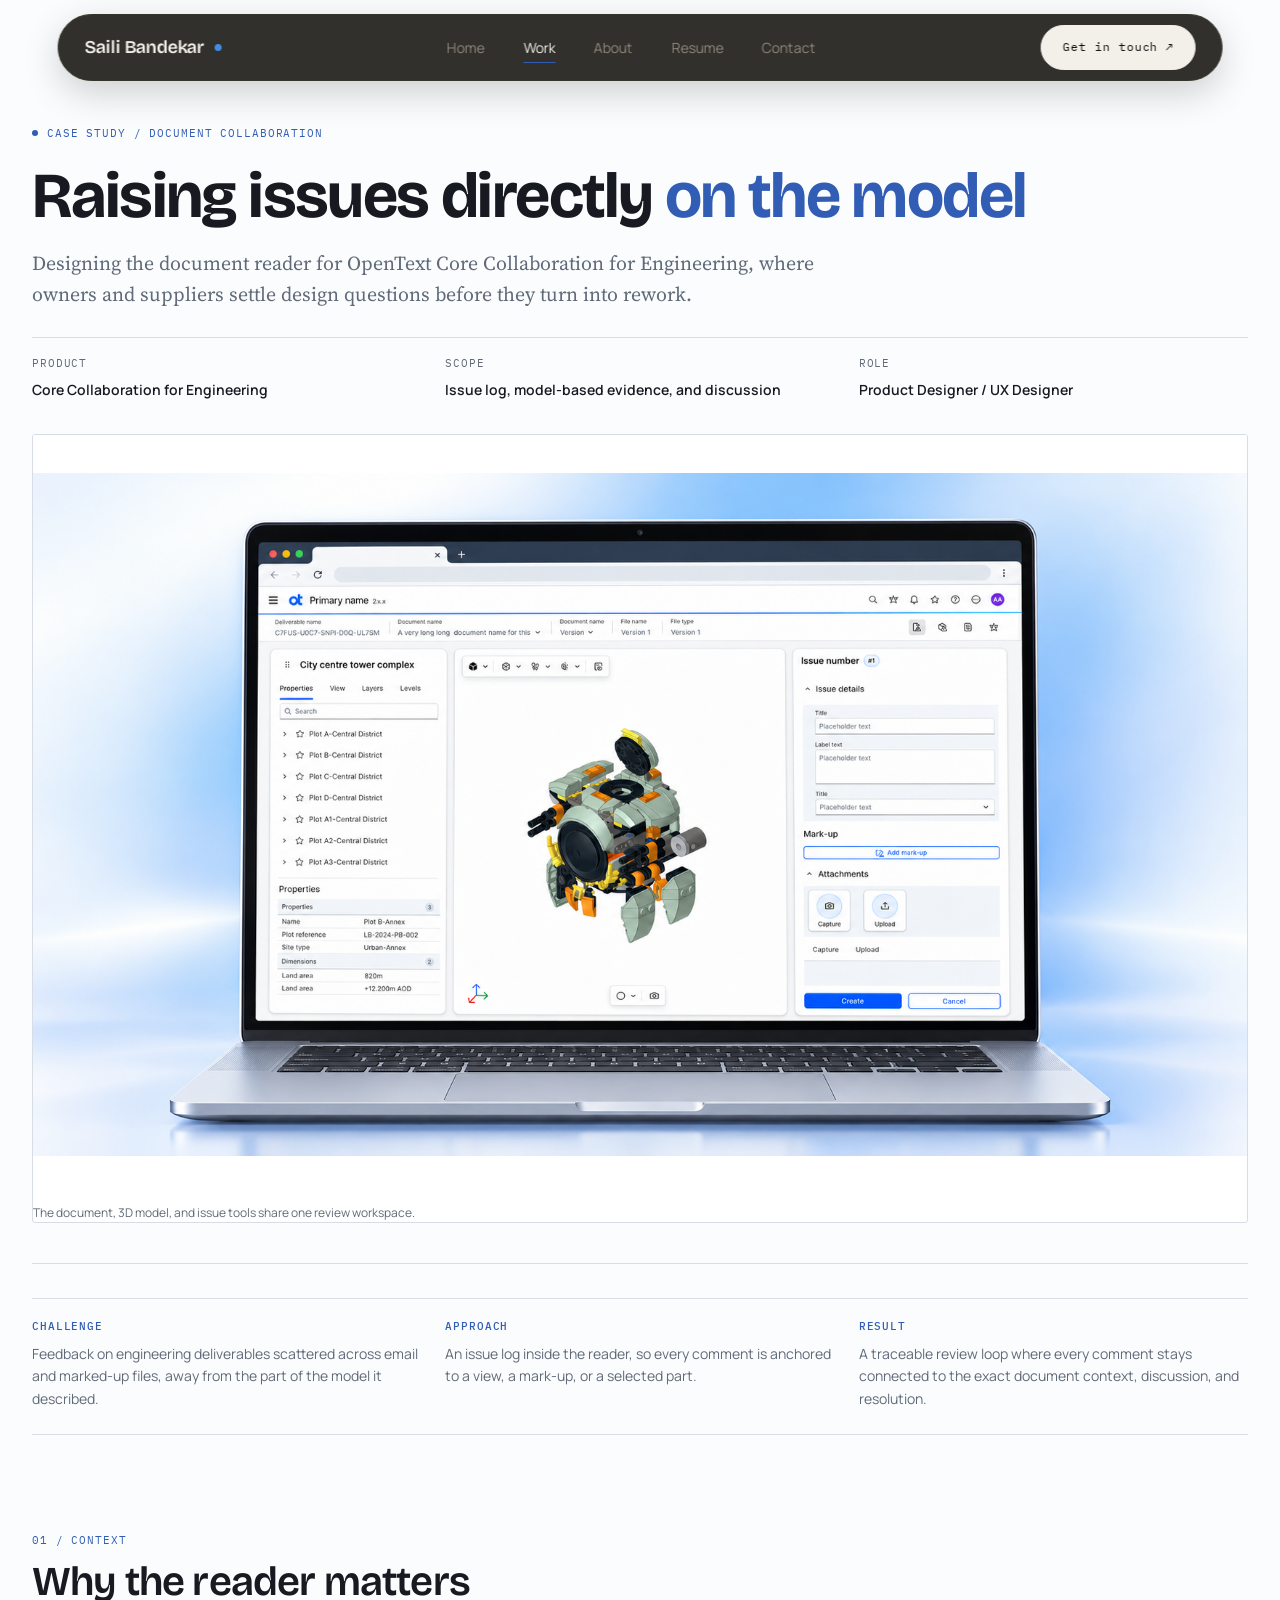
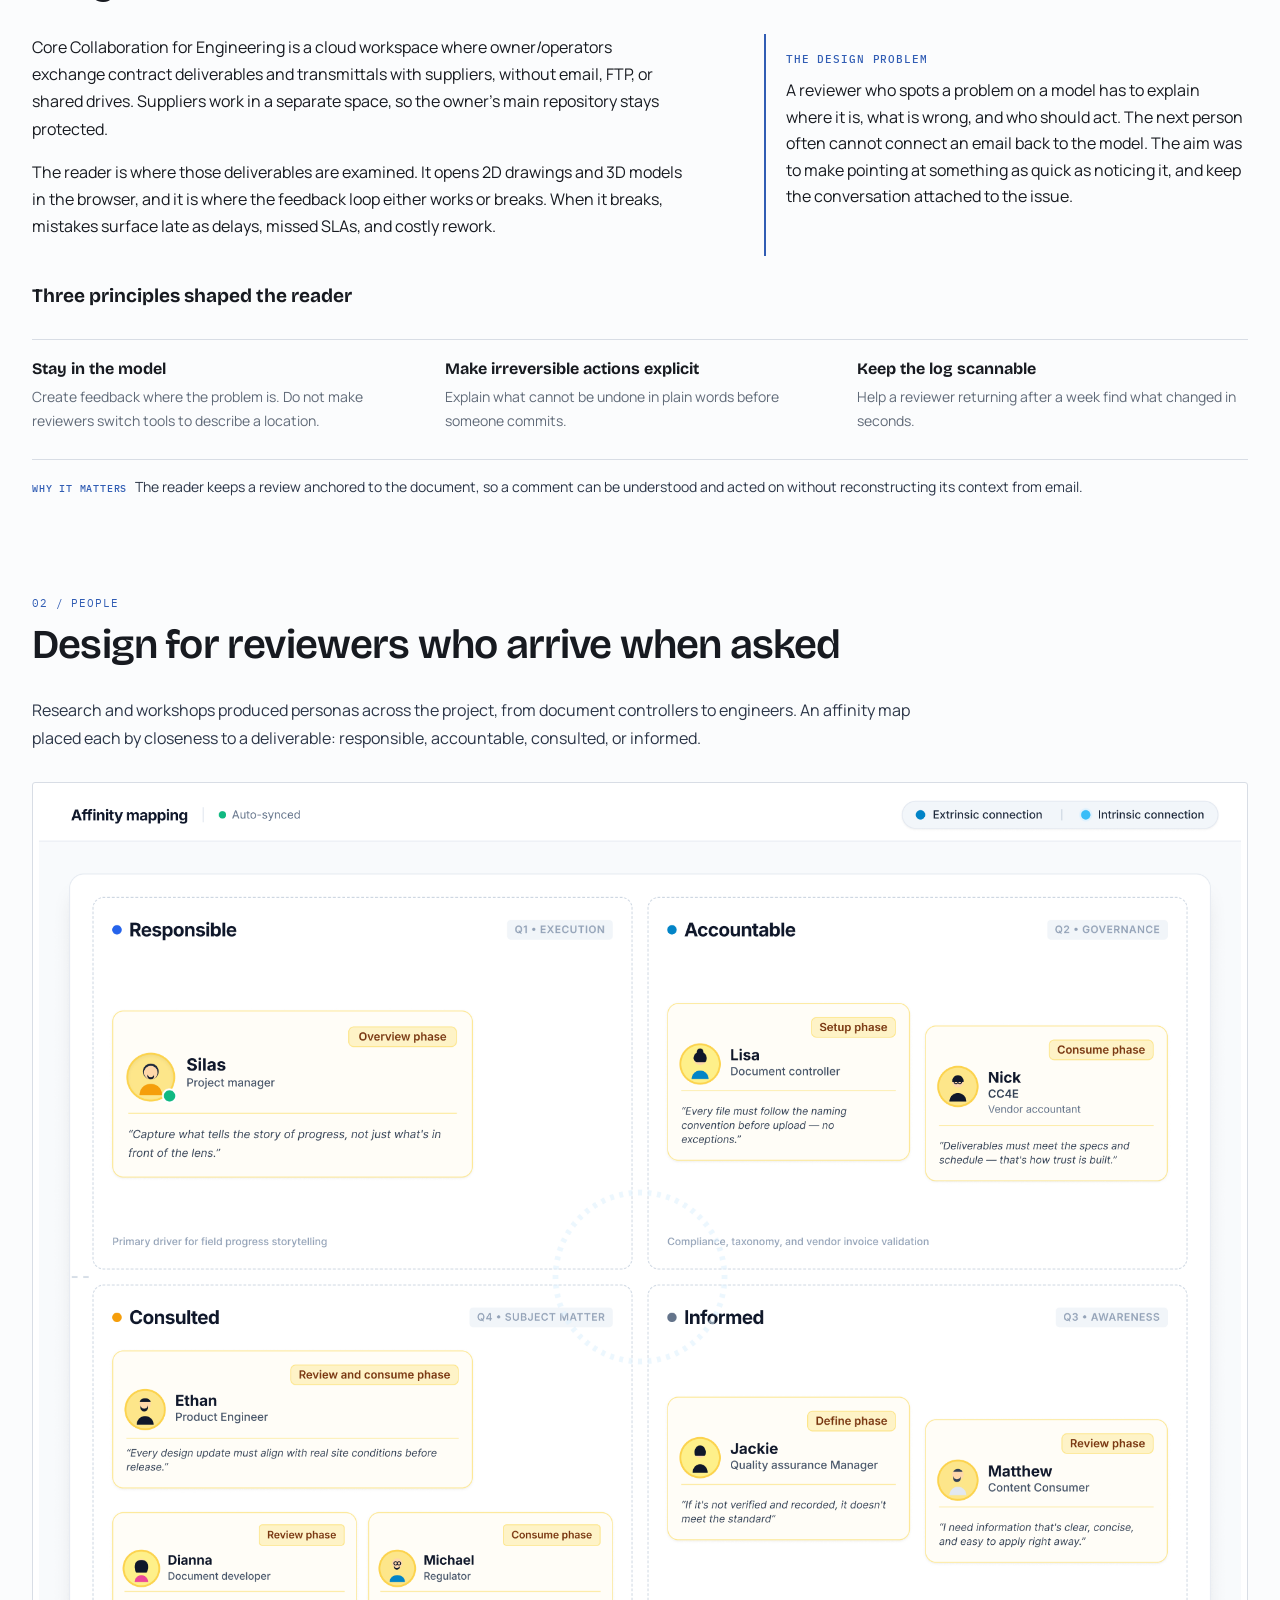
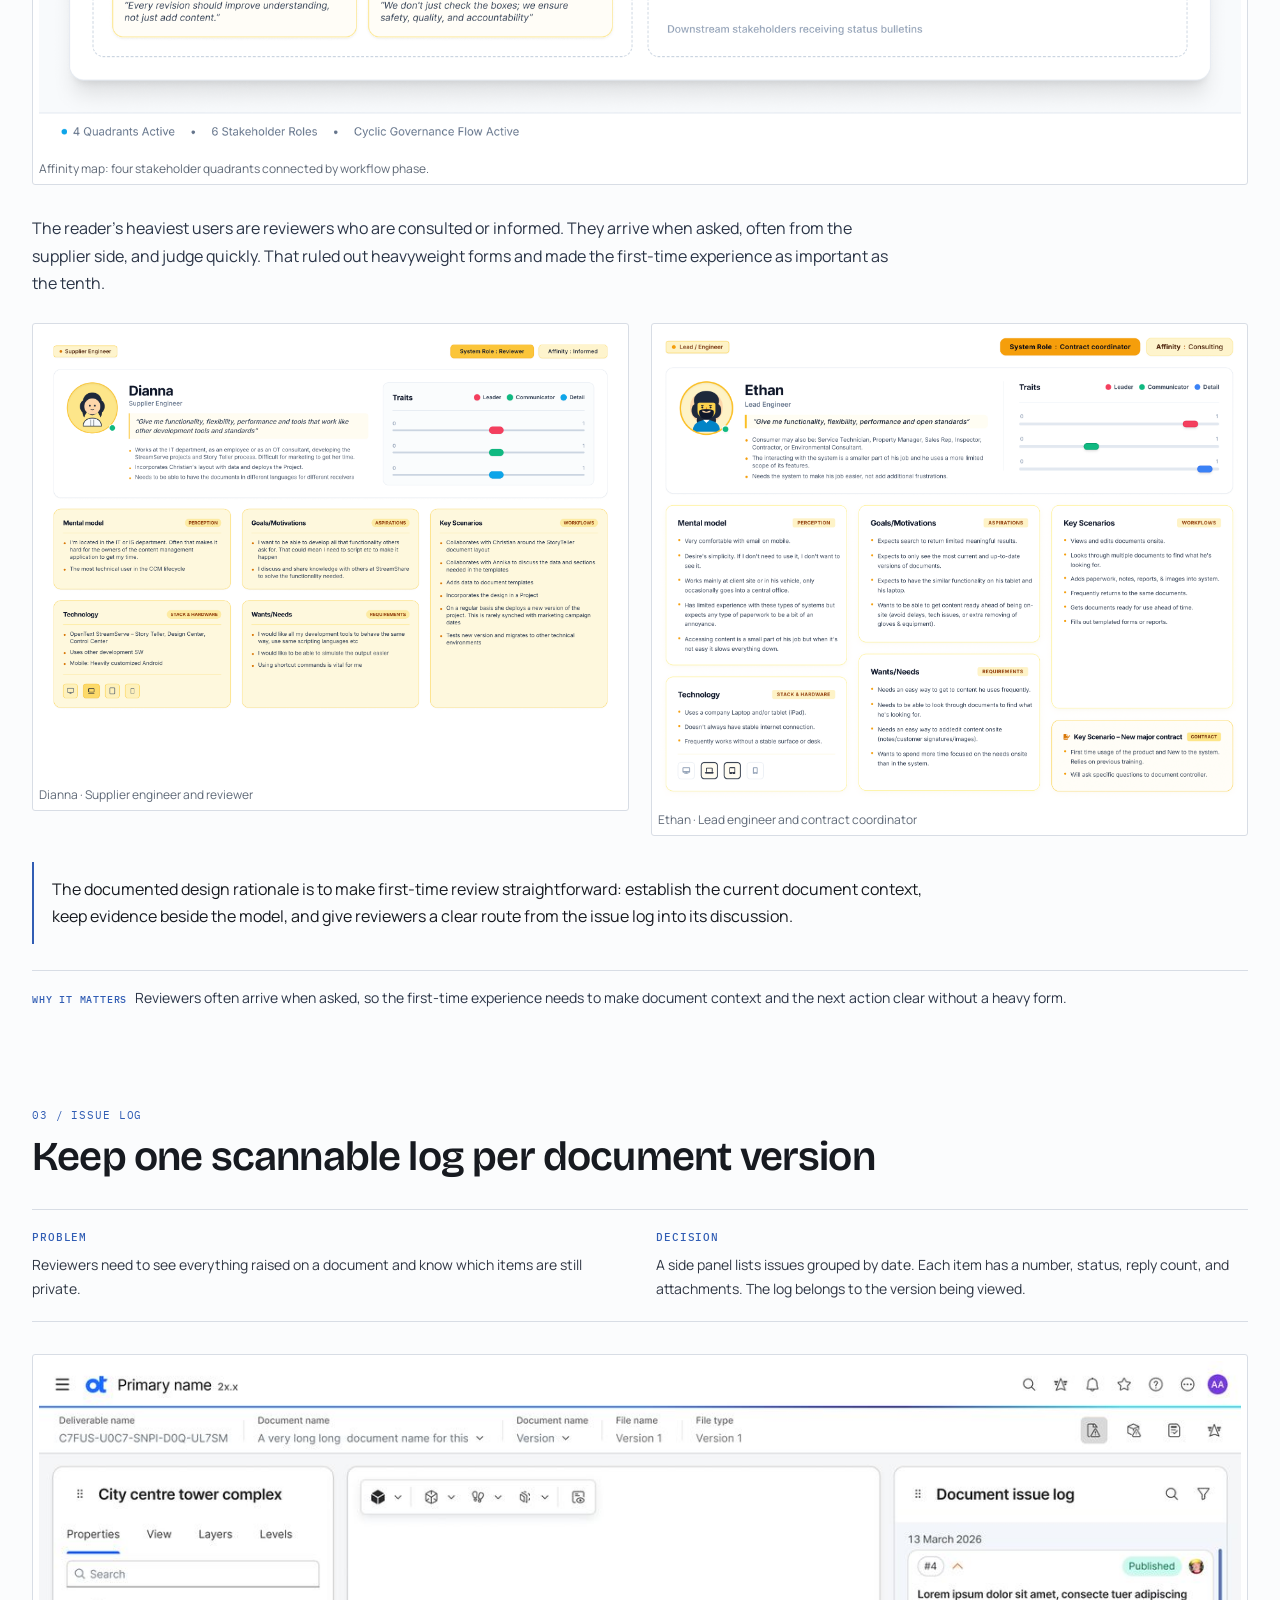
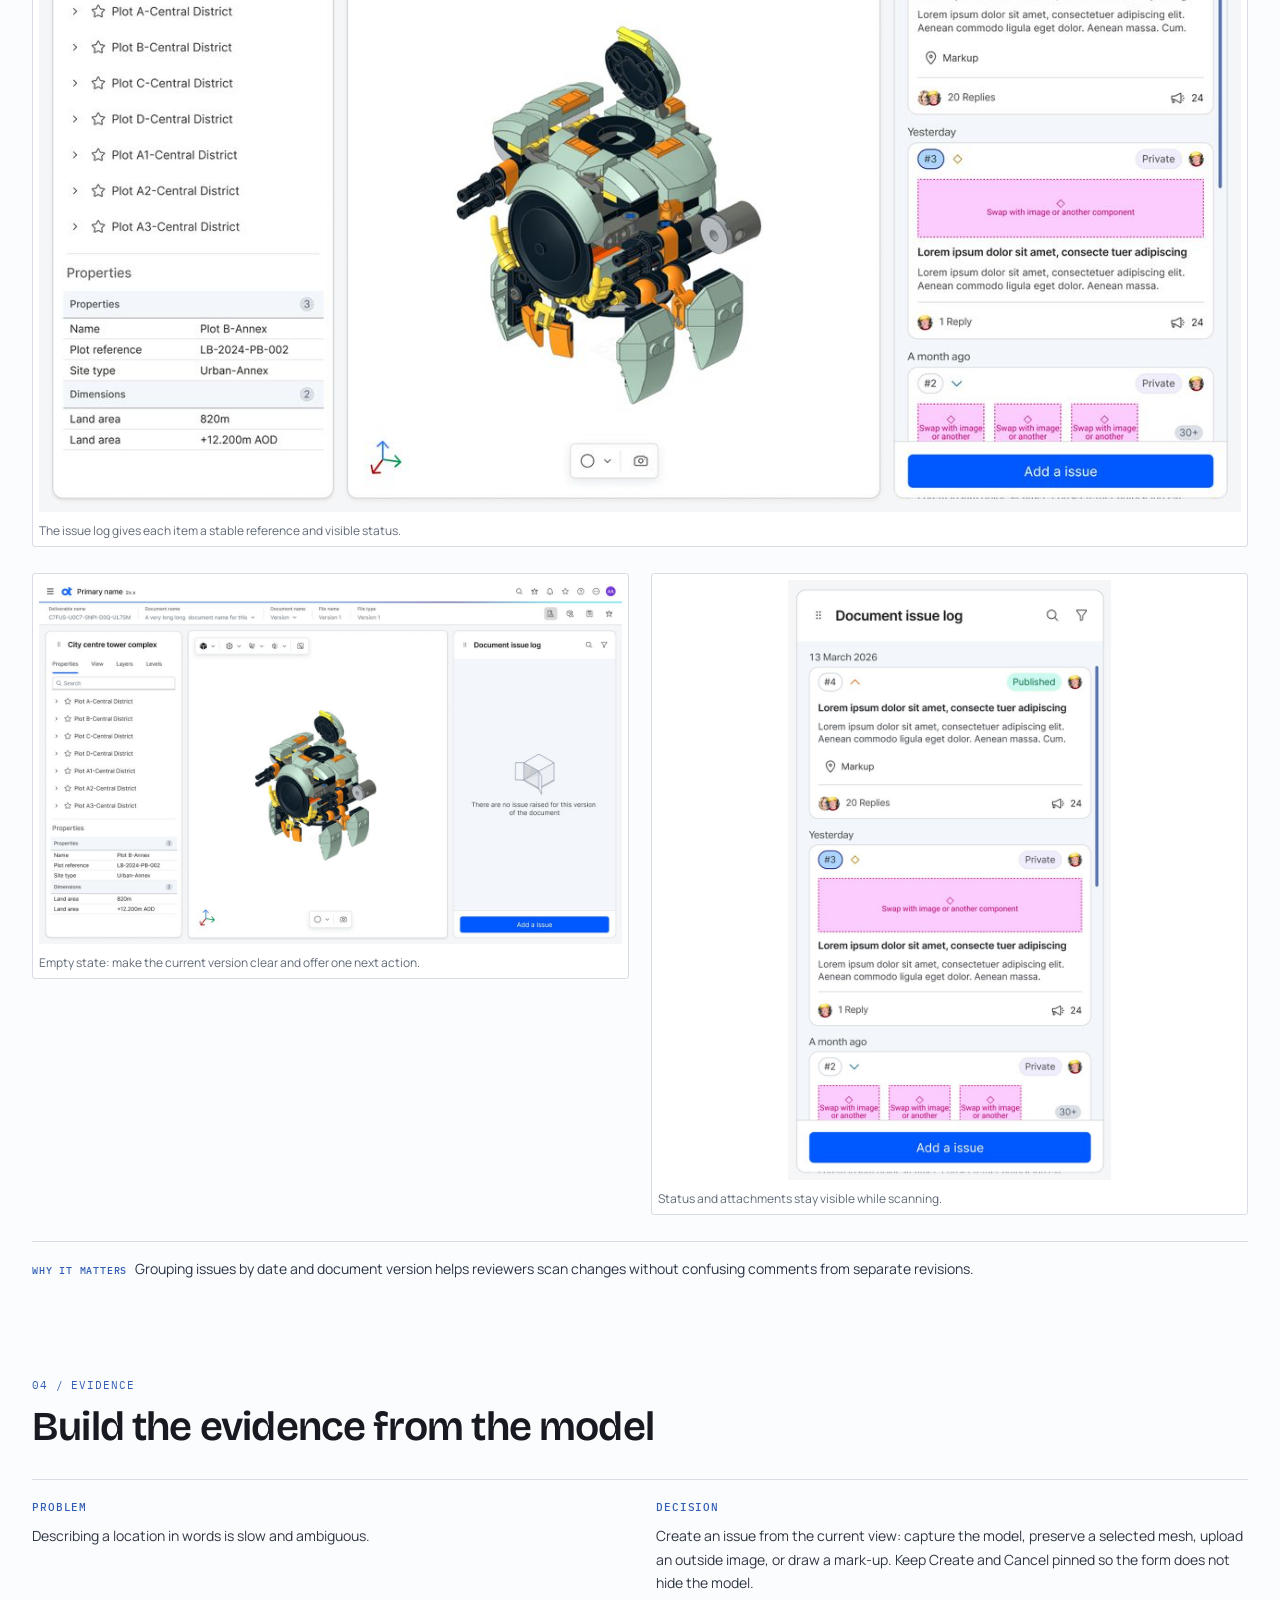
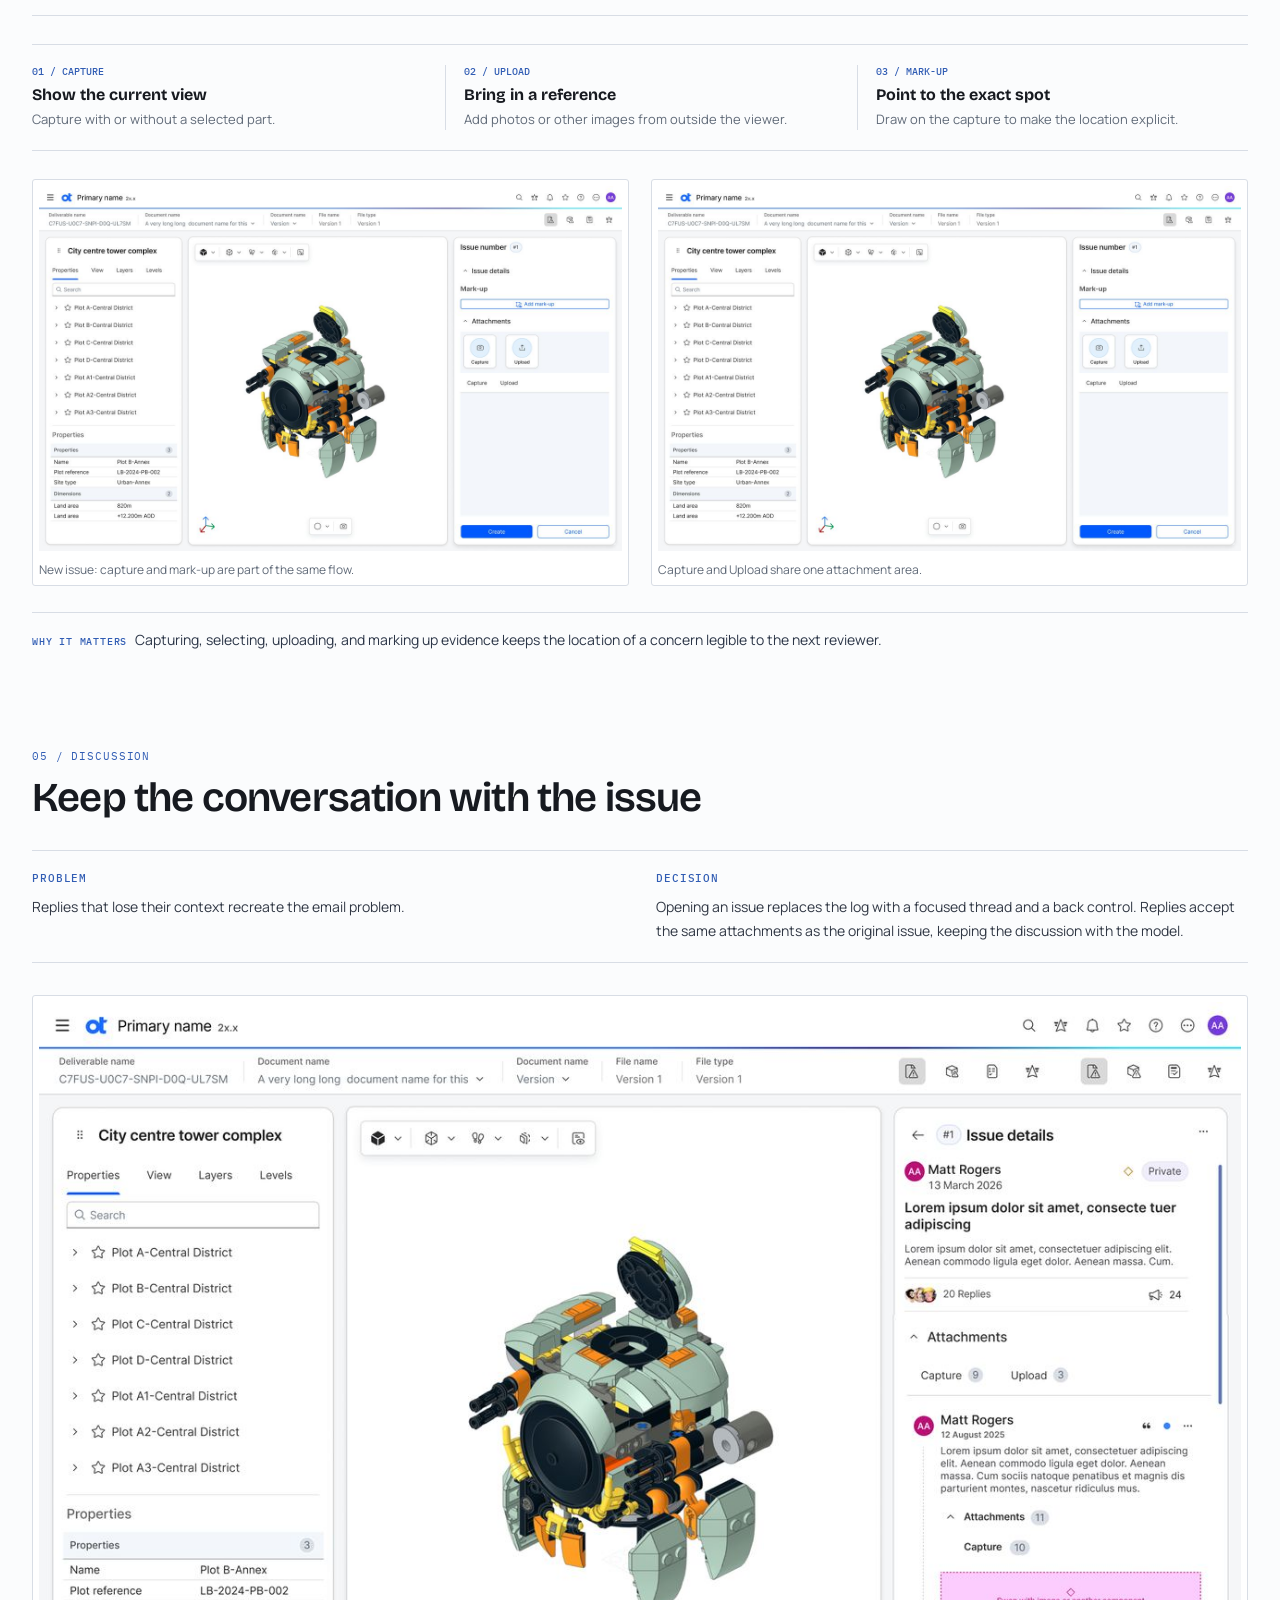
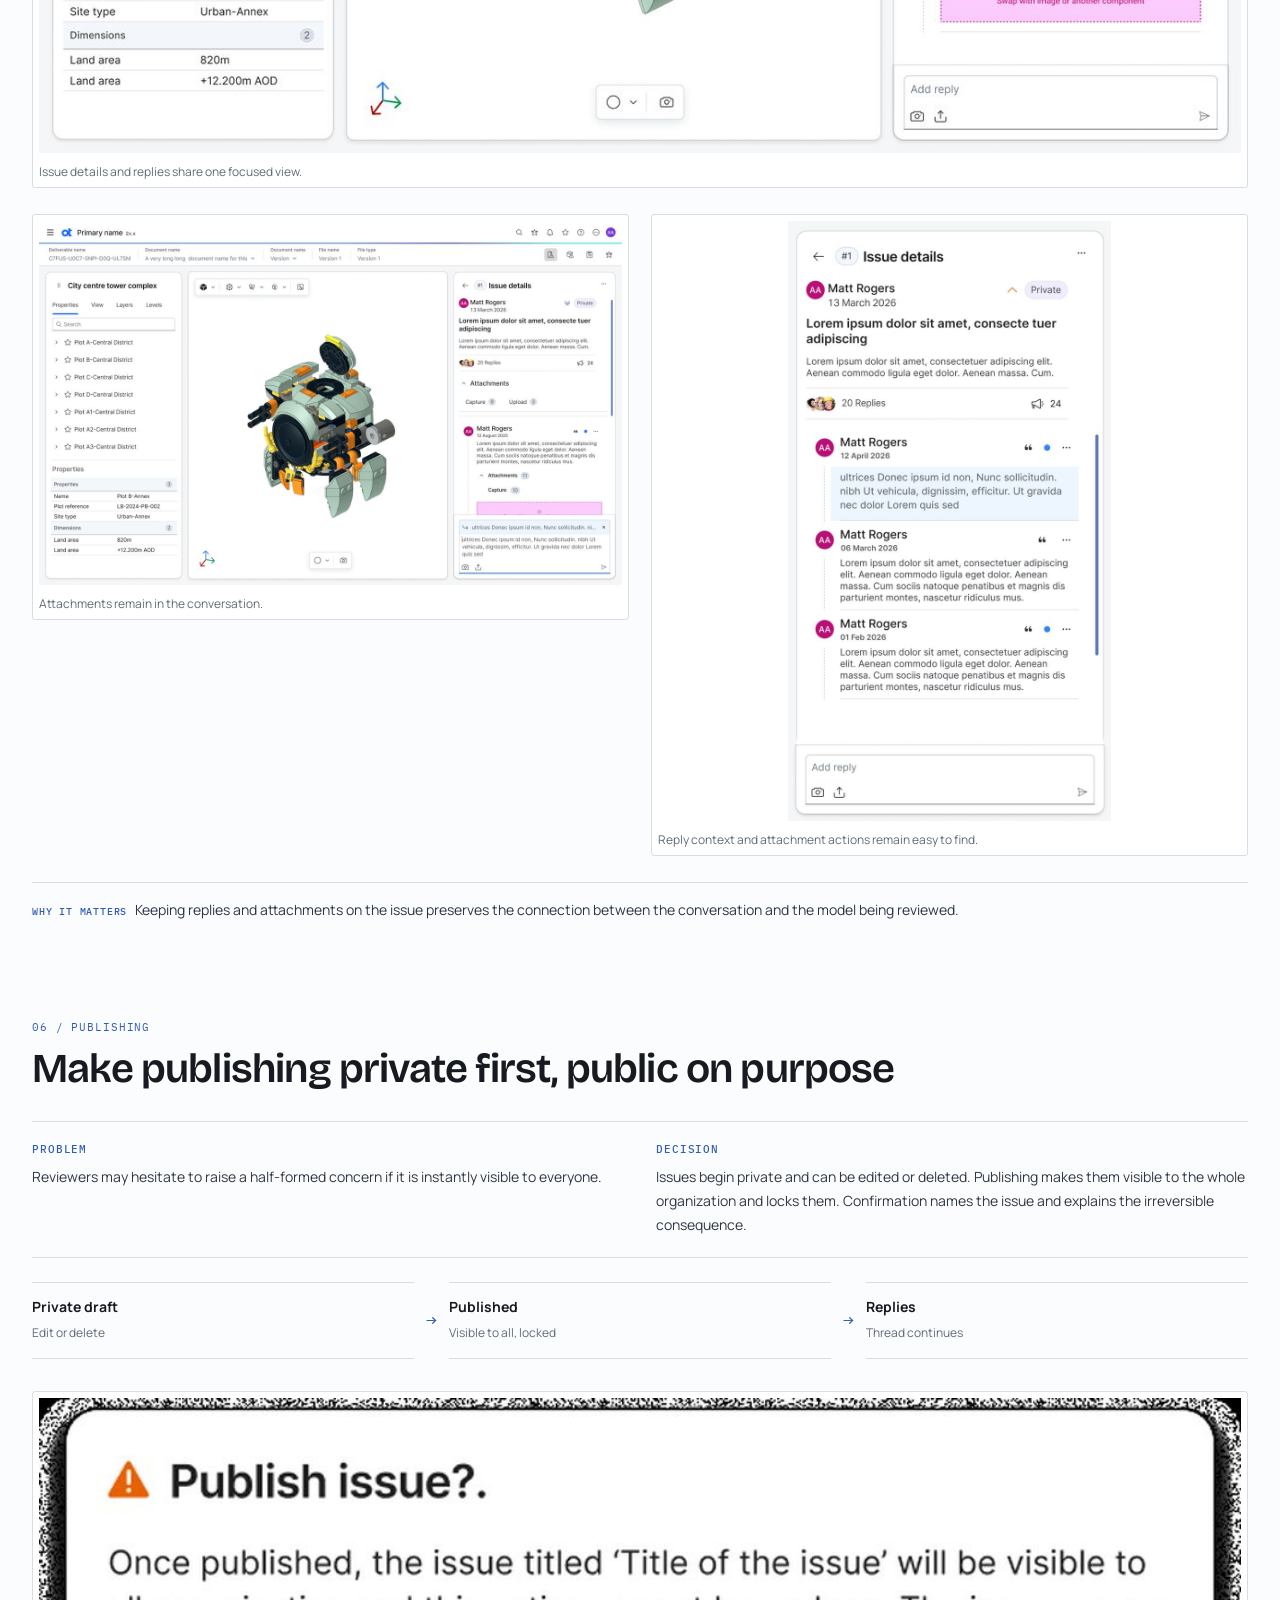
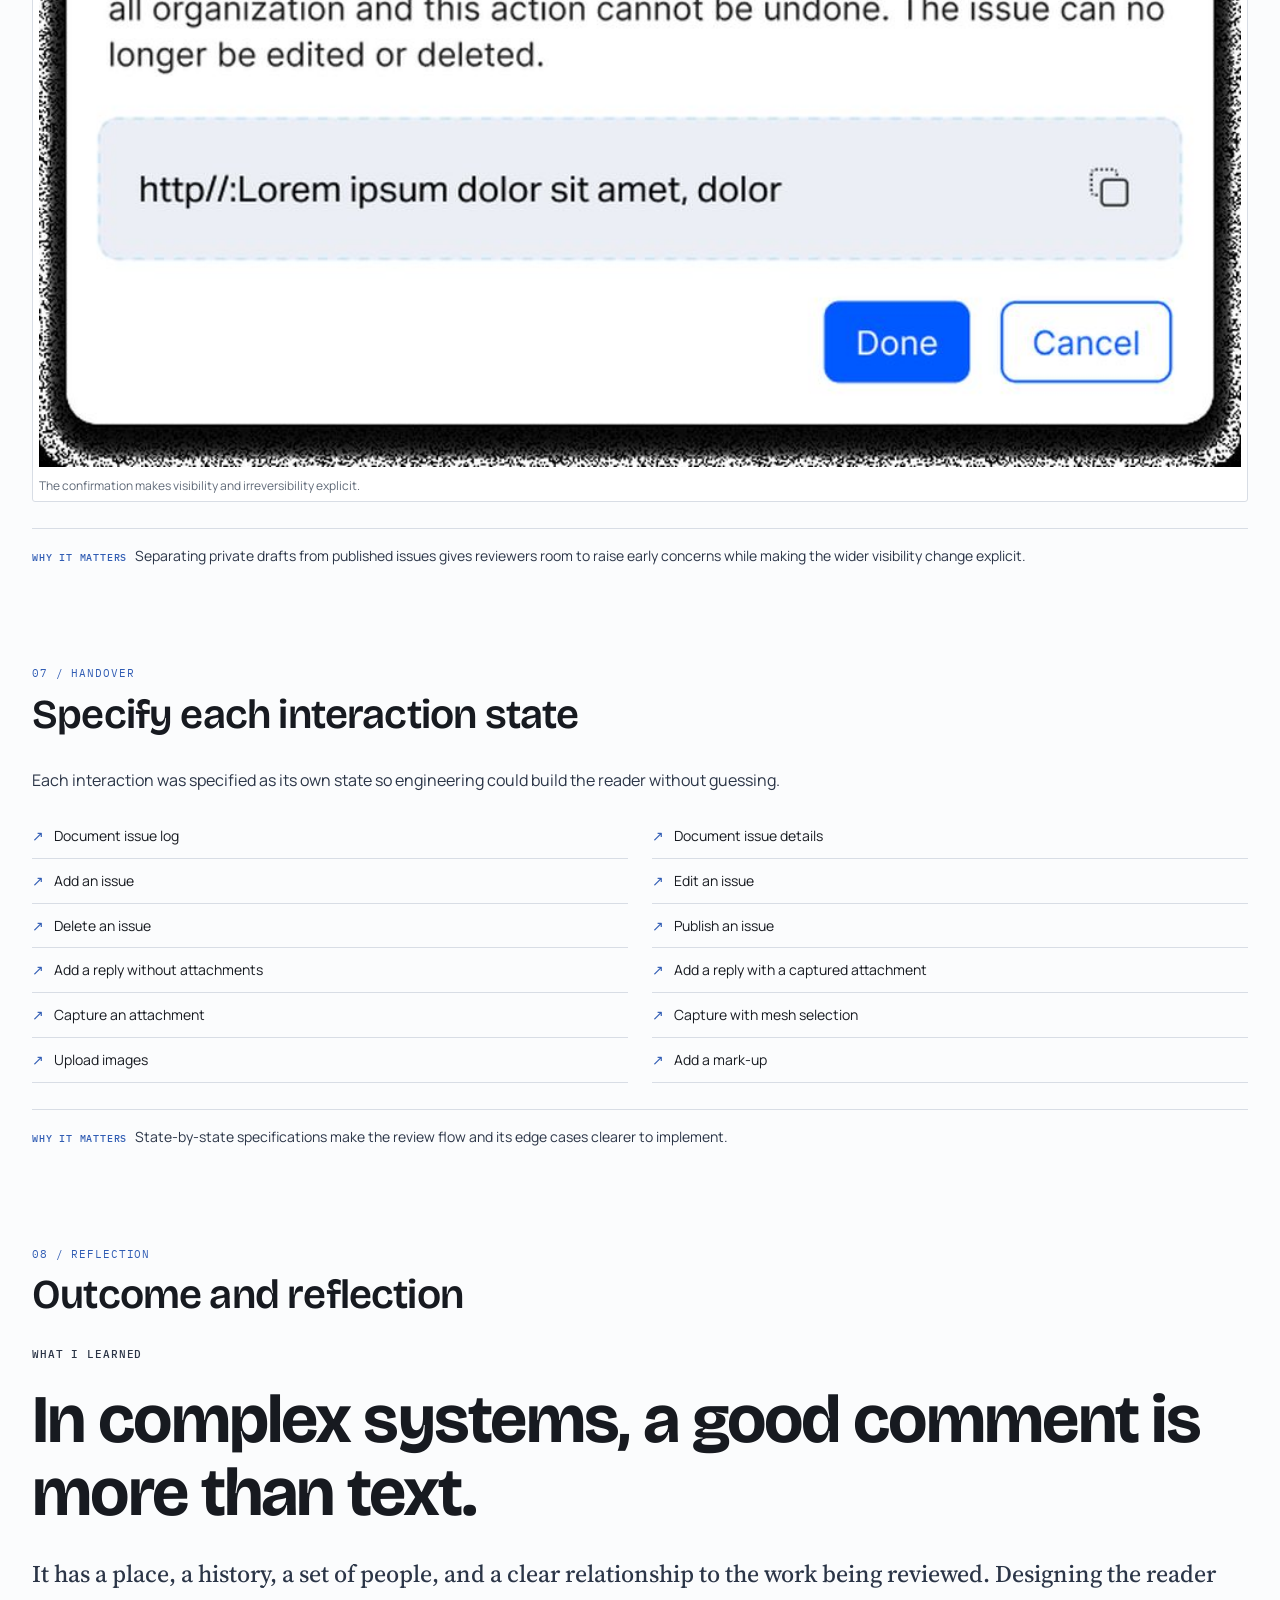
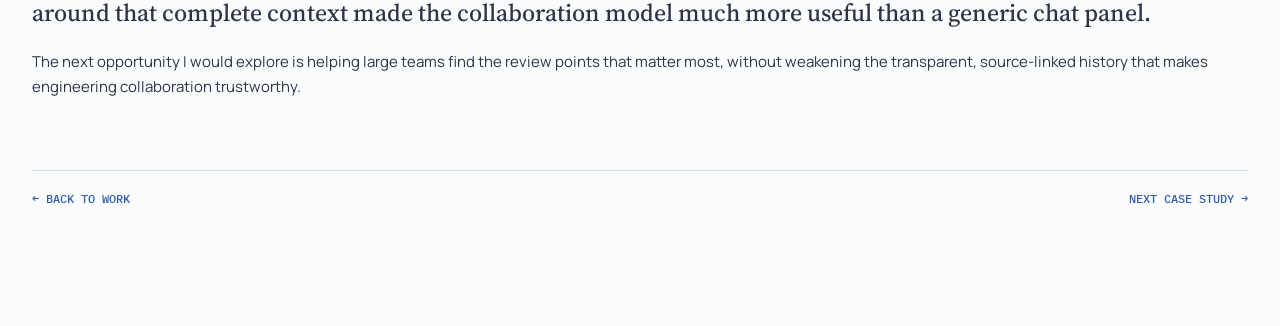
<file: document-reader-case-study.html>
<!doctype html>
<html lang="en">
<head>
  <meta charset="utf-8">
  <meta name="viewport" content="width=device-width, initial-scale=1">
  <meta name="description" content="A case study on designing an issue log, model-based evidence, and threaded review for OpenText Core Collaboration for Engineering.">
  <title>Document Reader | Saili Bandekar</title>
  <link rel="preconnect" href="https://fonts.googleapis.com">
  <link rel="preconnect" href="https://fonts.gstatic.com" crossorigin>
  <link href="https://fonts.googleapis.com/css2?family=Bricolage+Grotesque:opsz,wght@12..96,500;12..96,600;12..96,700&family=Manrope:wght@400;500;600;700;800&family=Source+Serif+4:opsz,wght@8..60,400;8..60,500;1,8..60,500&family=IBM+Plex+Mono:wght@400;500&display=swap" rel="stylesheet">
  <link rel="stylesheet" href="header.css">
  <script src="header.js" defer></script>
  <style>
    :root {
      color-scheme: light;
      --paper: #fbfcfd;
      --panel: #fff;
      --ink: #171a20;
      --muted: #606a78;
      --blue: #315db4;
      --line: #d8dde5;
      --soft: #f2f5f8;
      --deep: #111827;
      --content-width: 1220px;
      --text-width: 88ch;
      --space-1: 4px;
      --space-2: 8px;
      --space-3: 12px;
      --space-4: 16px;
      --space-5: 24px;
      --space-6: 32px;
      --space-7: 48px;
      --space-8: 72px;
      --radius: 3px;
      --sans: 'Manrope', sans-serif;
      --display: 'Bricolage Grotesque', sans-serif;
      --serif: 'Source Serif 4', Georgia, serif;
      --mono: 'IBM Plex Mono', monospace;
    }

    * { box-sizing: border-box; }
    html { scroll-behavior: smooth; scroll-padding-top: 100px; }
    body {
      margin: 0;
      background: var(--paper);
      color: var(--ink);
      font: 400 16px/1.7 var(--sans);
      -webkit-font-smoothing: antialiased;
    }
    img { display: block; width: 100%; height: auto; }
    a { color: inherit; }
    :focus-visible { outline: 2px solid var(--blue); outline-offset: 4px; }
    .reading-progress { position: fixed; inset: 0 0 auto; z-index: 1100; height: 2px; pointer-events: none; }
    .reading-progress span { display: block; width: 100%; height: 100%; transform: scaleX(0); transform-origin: left; background: var(--blue); }
    .site-nav .nav-links a[aria-current="page"] { color: #f3f0e9; border-color: var(--blue); }
    .skip-link {
      position: fixed;
      top: 8px;
      left: 8px;
      z-index: 1200;
      padding: 10px 14px;
      transform: translateY(-150%);
      background: var(--deep);
      color: #fff;
    }
    .skip-link:focus { transform: translateY(0); }

    .layout {
      display: block;
      width: min(100% - 64px, var(--content-width));
      margin: 0 auto;
      padding: 112px 0 120px;
    }
    .eyebrow, .section-index, .meta-label, .image-label {
      font-family: var(--mono);
      font-size: 11px;
      letter-spacing: .08em;
      text-transform: uppercase;
    }
    .story { min-width: 0; }

    .hero {
      position: relative;
      display: grid;
      grid-template-columns: minmax(0, 1fr);
      gap: 32px;
      padding: 12px 0 40px;
      border-bottom: 1px solid var(--line);
    }
    .hero-copy { min-width: 0; }
    .eyebrow { display: flex; align-items: center; gap: 9px; margin: 0; color: var(--blue); }
    .eyebrow::before { width: 6px; height: 6px; border-radius: 50%; background: var(--blue); content: ''; }
    h1, h2, h3, h4 { margin: 0; font-family: var(--display); line-height: 1.08; }
    h1 { max-width: none; margin-top: 18px; font-size: clamp(42px, 5vw, 68px); font-weight: 700; letter-spacing: -.025em; }
    h1 em, h2 em { color: var(--blue); font-style: normal; }
    .lede { max-width: 84ch; margin: 18px 0 0; color: var(--muted); font: 400 clamp(18px, 1.55vw, 21px)/1.55 var(--serif); }
    .meta {
      display: grid;
      grid-template-columns: repeat(3, minmax(0, 1fr));
      gap: 18px 24px;
      margin: 28px 0 0;
      padding: 16px 0 0;
      border-top: 1px solid var(--line);
    }
    .meta div { min-width: 0; }
    .meta-label { display: block; color: var(--muted); }
    .meta-value { display: block; margin: 5px 0 0; font-size: 14px; font-weight: 600; }
    .hero-figure { min-width: 0; margin: 0; padding: 0; overflow: hidden; border: 1px solid var(--line); border-radius: var(--radius); background: #fff; }
    .hero-figure img { aspect-ratio: 1.6; object-fit: contain; background: #fff; }
    figcaption { margin-top: 10px; color: var(--muted); font-size: 12px; line-height: 1.5; }

    .glance {
      display: grid;
      grid-template-columns: repeat(3, minmax(0, 1fr));
      gap: 24px;
      margin-top: 34px;
      padding: 20px 0 24px;
      border-top: 1px solid var(--line);
      border-bottom: 1px solid var(--line);
    }
    .glance article { min-width: 0; }
    .glance h2 { margin-bottom: 9px; color: var(--blue); font: 500 11px/1.4 var(--mono); letter-spacing: .08em; text-transform: uppercase; }
    .glance p { margin: 0; color: var(--muted); font-size: 14px; line-height: 1.6; }

    .section { padding: clamp(64px, 8vw, 96px) 0 0; scroll-margin-top: 100px; }
    .section-heading { display: grid; grid-template-columns: minmax(0, 1fr); gap: 10px; align-items: start; margin-bottom: 30px; }
    .section-index { padding-top: 0; color: var(--blue); }
    h2 { max-width: none; font-size: clamp(29px, 3.2vw, 42px); font-weight: 600; letter-spacing: -.02em; }
    h3 { margin: 30px 0 9px; font-size: 19px; font-weight: 700; }
    h4 { font-size: 16px; font-weight: 700; }
    p { max-width: var(--text-width); margin: 0 0 16px; }
    .section-body { min-width: 0; }
    .section-body > p { color: #2b3547; }
    .section-body > p + p { margin-top: 10px; }
    .context-split { display: grid; grid-template-columns: minmax(0, 1.15fr) minmax(280px, .85fr); gap: clamp(32px, 6vw, 88px); align-items: stretch; }
    .context-copy p { max-width: none; }
    .context-split .note { align-self: stretch; margin: 0; padding: 18px 0 18px 20px; }
    .context-split .note-label { margin-bottom: 10px; color: var(--blue); font: 500 11px/1.4 var(--mono); letter-spacing: .08em; text-transform: uppercase; }
    .context-split .note p:last-child { max-width: none; line-height: 1.65; }
    .principles { display: grid; grid-template-columns: repeat(3, minmax(0, 1fr)); gap: 22px; margin-top: 32px; padding: 20px 0 0; border-top: 1px solid var(--line); }
    .principles article { min-width: 0; }
    .principles h3 { margin: 0 0 8px; font-size: 16px; }
    .principles p { margin: 0; color: var(--muted); font-size: 14px; }
    .people-lede { margin-bottom: 26px; }
    .figure-wide { margin: 30px 0; padding: 6px; border: 1px solid var(--line); border-radius: var(--radius); background: #fff; }
    .figure-wide img { width: 100%; height: auto; object-fit: contain; background: #fff; }
    .pair { display: grid; grid-template-columns: repeat(2, minmax(0, 1fr)); gap: 22px; margin: 26px 0; align-items: start; }
    .pair figure { min-width: 0; margin: 0; padding: 6px; border: 1px solid var(--line); border-radius: var(--radius); background: #fff; }
    .pair img { object-fit: contain; background: #fff; }
    .pair img.portrait { width: auto; max-width: 100%; max-height: 600px; margin: 0 auto; }
    .note { margin-top: 26px; padding: 14px 0 14px 18px; border-left: 2px solid var(--blue); background: transparent; }
    .note p { margin: 0; }

    .decision { margin: 26px 0 0; padding: 20px 0; border-top: 1px solid var(--line); border-bottom: 1px solid var(--line); background: transparent; }
    .decision-top { display: grid; grid-template-columns: repeat(2, minmax(0, 1fr)); gap: 32px; }
    .decision-top h3 { margin: 0 0 8px; color: var(--blue); font: 500 11px/1.4 var(--mono); letter-spacing: .08em; text-transform: uppercase; }
    .decision-top p { margin: 0; color: #303744; font-size: 14px; }
    .feature-image { margin: 32px 0 0; padding: 6px; border: 1px solid var(--line); border-radius: var(--radius); background: #fff; }
    .feature-image img { max-height: 760px; object-fit: contain; background: #fff; }
    .feature-image figcaption { padding: 0; }
    .takeaway { max-width: none; margin: 26px 0 0; padding-top: 15px; border-top: 1px solid var(--line); color: var(--muted); font-size: 14px; }
    .takeaway strong { margin-right: 8px; color: var(--blue); font: 500 10px var(--mono); letter-spacing: .08em; text-transform: uppercase; }
    .steps { display: grid; grid-template-columns: repeat(3, minmax(0, 1fr)); gap: 22px; margin: 28px 0; padding: 20px 0; border-top: 1px solid var(--line); border-bottom: 1px solid var(--line); }
    .steps article { min-width: 0; padding: 0 18px 0 0; }
    .steps article + article { padding-left: 18px; border-left: 1px solid var(--line); }
    .steps b { display: block; margin-bottom: 8px; color: var(--blue); font: 500 10px var(--mono); text-transform: uppercase; }
    .steps h3 { margin: 0 0 5px; font-size: 16px; }
    .steps p { margin: 0; color: var(--muted); font-size: 13px; }
    .lifecycle { display: flex; align-items: center; gap: 12px; margin: 24px 0; }
    .lifecycle-step { flex: 1; padding: 12px 0; border-top: 1px solid var(--line); border-bottom: 1px solid var(--line); }
    .lifecycle-step strong { display: block; font-size: 14px; }
    .lifecycle-step span { color: var(--muted); font-size: 12px; }
    .lifecycle-arrow { color: var(--blue); font: 18px var(--mono); }
    .handoff-list { display: grid; grid-template-columns: repeat(2, minmax(0, 1fr)); gap: 0 24px; margin: 20px 0 0; padding: 0; list-style: none; }
    .handoff-list li { padding: 10px 0; border-bottom: 1px solid var(--line); font-size: 14px; }
    .handoff-list li::before { margin-right: 10px; color: var(--blue); content: '↗'; }
    .reflection-kicker { margin: 0 0 20px; color: var(--blue); font: 500 11px/1.4 var(--mono); letter-spacing: .08em; text-transform: uppercase; }
    .reflection-title { max-width: none; margin: 0 0 24px; font-size: clamp(34px, 5.5vw, 68px); letter-spacing: -.025em; }
    .reflection-lede { max-width: none; color: var(--ink); font: 500 clamp(19px, 2vw, 24px)/1.65 var(--serif); }
    .reflection-next { max-width: none; margin-top: 28px; color: var(--muted); font-size: 15px; }
    .footer-nav { display: flex; justify-content: space-between; gap: 16px; margin-top: 70px; padding-top: 20px; border-top: 1px solid var(--line); font: 500 12px var(--mono); text-transform: uppercase; }
    .footer-nav a { color: var(--blue); text-decoration: none; }
    .footer-nav a:hover { text-decoration: underline; text-underline-offset: 4px; }

    @media (max-width: 980px) {
      .layout { width: min(100% - 48px, 900px); padding-top: 96px; }
      .hero-figure { max-width: 760px; }
      .glance { gap: 20px; }
    }
    @media (max-width: 640px) {
      .layout { width: min(100% - 32px, 520px); padding: 86px 0 72px; }
      .hero { gap: 25px; padding-bottom: 30px; }
      h1 { font-size: clamp(38px, 10vw, 52px); }
      .lede { font-size: 18px; }
      .meta { grid-template-columns: minmax(0, 1fr); gap: 14px; margin-top: 24px; }
      .meta-value { font-size: 13px; }
      .glance { grid-template-columns: 1fr; }
      .section { padding-top: 54px; }
      .section-heading { margin-bottom: 22px; }
      .section-index { font-size: 10px; }
      .principles, .decision-top, .pair, .steps, .handoff-list { grid-template-columns: 1fr; }
      .principles { gap: 18px; }
      .principles article { padding: 0; }
      .decision { padding: 18px 0; }
      .decision-top { gap: 18px; }
      .steps { gap: 18px; }
      .steps article, .steps article + article { padding: 0; border: 0; }
      .pair { gap: 12px; }
      .lifecycle { align-items: stretch; flex-direction: column; }
      .lifecycle-arrow { align-self: center; transform: rotate(90deg); }
      .footer-nav { align-items: flex-start; flex-direction: column; }
    }
    @media (max-width: 720px) {
      .context-split { grid-template-columns: 1fr; gap: 18px; }
      .context-split .note { margin-top: 2px; }
    }
    @media (max-width: 360px) {
      .nav-cta { max-width: 150px; overflow: hidden; text-overflow: ellipsis; }
    }
    @media (prefers-reduced-motion: reduce) {
      html { scroll-behavior: auto; }
    }
  </style>
</head>
<body>
  <div class="reading-progress" aria-hidden="true"><span></span></div>
  <a class="skip-link" href="#main">Skip to content</a>
  <header class="site-nav" id="siteNav">
    <a class="brand" href="index.html#top">Saili Bandekar<span class="dot" aria-hidden="true"></span></a>
    <button class="nav-toggle" type="button" aria-label="Open menu" aria-expanded="false" aria-controls="site-navigation">☰</button>
    <ul class="nav-links" id="site-navigation">
      <li><a href="index.html#top">Home</a></li>
      <li><a href="work.html#projects" aria-current="page">Work</a></li>
      <li><a href="index.html#about">About</a></li>
      <li><a href="https://drive.google.com/file/d/11xnpkp3scNq9Za6gYi-1OitTIbmNhtTH/view" target="_blank" rel="noopener noreferrer">Resume</a></li>
      <li><a href="index.html#contact">Contact</a></li>
    </ul>
    <a class="nav-cta" href="mailto:sailibandekar27@gmail.com">Get in touch ↗</a>
  </header>

  <div class="layout">
    <main class="story" id="main">
      <header class="hero">
        <div class="hero-copy">
          <p class="eyebrow">Case study / Document collaboration</p>
          <h1>Raising issues directly <em>on the model</em></h1>
          <p class="lede">Designing the document reader for OpenText Core Collaboration for Engineering, where owners and suppliers settle design questions before they turn into rework.</p>
          <dl class="meta">
            <div><dt class="meta-label">Product</dt><dd class="meta-value">Core Collaboration for Engineering</dd></div>
            <div><dt class="meta-label">Scope</dt><dd class="meta-value">Issue log, model-based evidence, and discussion</dd></div>
            <div><dt class="meta-label">Role</dt><dd class="meta-value">Product Designer / UX Designer</dd></div>
          </dl>
        </div>
        <figure class="hero-figure">
          <img src="assets/images/document-reader-cover.png" alt="OpenText engineering document reader displayed on a laptop, with a 3D model, document properties, issue details, mark-up, and attachment controls." width="1672" height="941" fetchpriority="high">
          <figcaption>The document, 3D model, and issue tools share one review workspace.</figcaption>
        </figure>
      </header>

      <section class="glance" aria-label="Case study summary">
        <article><h2>Challenge</h2><p>Feedback on engineering deliverables scattered across email and marked-up files, away from the part of the model it described.</p></article>
        <article><h2>Approach</h2><p>An issue log inside the reader, so every comment is anchored to a view, a mark-up, or a selected part.</p></article>
        <article><h2>Result</h2><p>A traceable review loop where every comment stays connected to the exact document context, discussion, and resolution.</p></article>
      </section>

      <section class="section" id="context" aria-labelledby="context-title">
        <div class="section-heading"><span class="section-index">01 / Context</span><h2 id="context-title">Why the reader matters</h2></div>
        <div class="section-body">
          <div class="context-split">
            <div class="context-copy">
              <p>Core Collaboration for Engineering is a cloud workspace where owner/operators exchange contract deliverables and transmittals with suppliers, without email, FTP, or shared drives. Suppliers work in a separate space, so the owner’s main repository stays protected.</p>
              <p>The reader is where those deliverables are examined. It opens 2D drawings and 3D models in the browser, and it is where the feedback loop either works or breaks. When it breaks, mistakes surface late as delays, missed SLAs, and costly rework.</p>
            </div>
            <aside class="note" aria-label="The design problem">
              <p class="note-label">The design problem</p>
              <p>A reviewer who spots a problem on a model has to explain where it is, what is wrong, and who should act. The next person often cannot connect an email back to the model. The aim was to make pointing at something as quick as noticing it, and keep the conversation attached to the issue.</p>
            </aside>
          </div>
          <h3>Three principles shaped the reader</h3>
          <div class="principles">
            <article><h3>Stay in the model</h3><p>Create feedback where the problem is. Do not make reviewers switch tools to describe a location.</p></article>
            <article><h3>Make irreversible actions explicit</h3><p>Explain what cannot be undone in plain words before someone commits.</p></article>
            <article><h3>Keep the log scannable</h3><p>Help a reviewer returning after a week find what changed in seconds.</p></article>
          </div>
          <p class="takeaway"><strong>Why it matters</strong>The reader keeps a review anchored to the document, so a comment can be understood and acted on without reconstructing its context from email.</p>
        </div>
      </section>

      <section class="section" id="people" aria-labelledby="people-title">
        <div class="section-heading"><span class="section-index">02 / People</span><h2 id="people-title">Design for reviewers who arrive when asked</h2></div>
        <div class="section-body">
          <p class="people-lede">Research and workshops produced personas across the project, from document controllers to engineers. An affinity map placed each by closeness to a deliverable: responsible, accountable, consulted, or informed.</p>
          <figure class="figure-wide"><img src="assets/images/affinity-mapping.png" alt="Affinity map grouping project stakeholders as responsible, accountable, consulted, and informed, with connections between their workflow phases." width="1920" height="1536" loading="lazy"><figcaption>Affinity map: four stakeholder quadrants connected by workflow phase.</figcaption></figure>
          <p>The reader’s heaviest users are reviewers who are consulted or informed. They arrive when asked, often from the supplier side, and judge quickly. That ruled out heavyweight forms and made the first-time experience as important as the tenth.</p>
          <div class="pair">
            <figure><img src="assets/images/MainContentCanvas.png" alt="Persona profile for Dianna, supplier engineer and reviewer, with traits, mental model, goals, needs, and work scenarios." width="1920" height="1469" loading="lazy"><figcaption>Dianna · Supplier engineer and reviewer</figcaption></figure>
            <figure><img src="assets/images/Container.png" alt="Persona profile for Ethan, lead engineer and contract coordinator, with traits, mental model, goals, needs, and key scenarios." width="1825" height="1474" loading="lazy"><figcaption>Ethan · Lead engineer and contract coordinator</figcaption></figure>
          </div>
          <div class="note"><p>The documented design rationale is to make first-time review straightforward: establish the current document context, keep evidence beside the model, and give reviewers a clear route from the issue log into its discussion.</p></div>
          <!-- TODO: Add verified research findings and their linked design decisions when source notes are available. -->
          <p class="takeaway"><strong>Why it matters</strong>Reviewers often arrive when asked, so the first-time experience needs to make document context and the next action clear without a heavy form.</p>
        </div>
      </section>

      <section class="section" id="log" aria-labelledby="log-title">
        <div class="section-heading"><span class="section-index">03 / Issue log</span><h2 id="log-title">Keep one scannable log per document version</h2></div>
        <div class="section-body">
          <div class="decision">
            <div class="decision-top">
              <div><h3>Problem</h3><p>Reviewers need to see everything raised on a document and know which items are still private.</p></div>
              <div><h3>Decision</h3><p>A side panel lists issues grouped by date. Each item has a number, status, reply count, and attachments. The log belongs to the version being viewed.</p></div>
            </div>
          </div>
          <figure class="feature-image"><img src="assets/images/document-reader-05.jpg" alt="Document issue log beside the 3D model, with dated issues, status, replies, and attachments." width="1300" height="812" loading="lazy"><figcaption>The issue log gives each item a stable reference and visible status.</figcaption></figure>
          <div class="pair supporting-pair">
            <figure><img src="assets/images/document-reader-06.jpg" alt="Empty issue log for a document version with Add an issue as the primary next step." width="1300" height="812" loading="lazy"><figcaption>Empty state: make the current version clear and offer one next action.</figcaption></figure>
            <figure><img class="portrait" src="assets/images/document-reader-07.jpg" alt="Close-up of numbered issue cards with Private and Published labels and attachment thumbnails." width="700" height="1300" loading="lazy"><figcaption>Status and attachments stay visible while scanning.</figcaption></figure>
          </div>
          <p class="takeaway"><strong>Why it matters</strong>Grouping issues by date and document version helps reviewers scan changes without confusing comments from separate revisions.</p>
        </div>
      </section>

      <section class="section" id="evidence" aria-labelledby="evidence-title">
        <div class="section-heading"><span class="section-index">04 / Evidence</span><h2 id="evidence-title">Build the evidence from the model</h2></div>
        <div class="section-body">
          <div class="decision"><div class="decision-top">
            <div><h3>Problem</h3><p>Describing a location in words is slow and ambiguous.</p></div>
            <div><h3>Decision</h3><p>Create an issue from the current view: capture the model, preserve a selected mesh, upload an outside image, or draw a mark-up. Keep Create and Cancel pinned so the form does not hide the model.</p></div>
          </div></div>
          <div class="steps">
            <article><b>01 / Capture</b><h3>Show the current view</h3><p>Capture with or without a selected part.</p></article>
            <article><b>02 / Upload</b><h3>Bring in a reference</h3><p>Add photos or other images from outside the viewer.</p></article>
            <article><b>03 / Mark-up</b><h3>Point to the exact spot</h3><p>Draw on the capture to make the location explicit.</p></article>
          </div>
          <div class="pair supporting-pair">
            <figure><img src="assets/images/document-reader-08.jpg" alt="Issue creation panel with mark-up and attachment controls beside the model." width="1300" height="812" loading="lazy"><figcaption>New issue: capture and mark-up are part of the same flow.</figcaption></figure>
            <figure><img src="assets/images/document-reader-09.jpg" alt="Capture and Upload options shown as tabs in the issue attachment area." width="1300" height="812" loading="lazy"><figcaption>Capture and Upload share one attachment area.</figcaption></figure>
          </div>
          <p class="takeaway"><strong>Why it matters</strong>Capturing, selecting, uploading, and marking up evidence keeps the location of a concern legible to the next reviewer.</p>
        </div>
      </section>

      <section class="section" id="thread" aria-labelledby="thread-title">
        <div class="section-heading"><span class="section-index">05 / Discussion</span><h2 id="thread-title">Keep the conversation with the issue</h2></div>
        <div class="section-body">
          <div class="decision"><div class="decision-top">
            <div><h3>Problem</h3><p>Replies that lose their context recreate the email problem.</p></div>
            <div><h3>Decision</h3><p>Opening an issue replaces the log with a focused thread and a back control. Replies accept the same attachments as the original issue, keeping the discussion with the model.</p></div>
          </div></div>
          <figure class="feature-image"><img src="assets/images/document-reader-10.jpg" alt="Issue detail view with the model, issue summary, reply thread, and reply composer visible together." width="1300" height="812" loading="lazy"><figcaption>Issue details and replies share one focused view.</figcaption></figure>
          <div class="pair supporting-pair">
            <figure><img src="assets/images/document-reader-11.jpg" alt="An image attachment displayed inline in an issue reply." width="1300" height="812" loading="lazy"><figcaption>Attachments remain in the conversation.</figcaption></figure>
            <figure><img class="portrait" src="assets/images/document-reader-12.jpg" alt="Close-up of an issue thread showing author, date, reply count, and a reply field with capture and upload controls." width="700" height="1300" loading="lazy"><figcaption>Reply context and attachment actions remain easy to find.</figcaption></figure>
          </div>
          <p class="takeaway"><strong>Why it matters</strong>Keeping replies and attachments on the issue preserves the connection between the conversation and the model being reviewed.</p>
        </div>
      </section>

      <section class="section" id="publishing" aria-labelledby="publishing-title">
        <div class="section-heading"><span class="section-index">06 / Publishing</span><h2 id="publishing-title">Make publishing private first, public on purpose</h2></div>
        <div class="section-body">
          <div class="decision"><div class="decision-top">
            <div><h3>Problem</h3><p>Reviewers may hesitate to raise a half-formed concern if it is instantly visible to everyone.</p></div>
            <div><h3>Decision</h3><p>Issues begin private and can be edited or deleted. Publishing makes them visible to the whole organization and locks them. Confirmation names the issue and explains the irreversible consequence.</p></div>
          </div></div>
          <div class="lifecycle" aria-label="Issue lifecycle: private draft, published, then replies continue">
            <div class="lifecycle-step"><strong>Private draft</strong><span>Edit or delete</span></div><span class="lifecycle-arrow" aria-hidden="true">→</span>
            <div class="lifecycle-step"><strong>Published</strong><span>Visible to all, locked</span></div><span class="lifecycle-arrow" aria-hidden="true">→</span>
            <div class="lifecycle-step"><strong>Replies</strong><span>Thread continues</span></div>
          </div>
          <figure class="feature-image narrow"><img src="assets/images/document-reader-13.jpg" alt="Publish confirmation explains what will become visible and that the action cannot be undone." width="1000" height="557" loading="lazy"><figcaption>The confirmation makes visibility and irreversibility explicit.</figcaption></figure>
          <p class="takeaway"><strong>Why it matters</strong>Separating private drafts from published issues gives reviewers room to raise early concerns while making the wider visibility change explicit.</p>
        </div>
      </section>

      <section class="section" id="handover" aria-labelledby="handover-title">
        <div class="section-heading"><span class="section-index">07 / Handover</span><h2 id="handover-title">Specify each interaction state</h2></div>
        <div class="section-body">
          <p>Each interaction was specified as its own state so engineering could build the reader without guessing.</p>
          <ul class="handoff-list">
            <li>Document issue log</li><li>Document issue details</li>
            <li>Add an issue</li><li>Edit an issue</li>
            <li>Delete an issue</li><li>Publish an issue</li>
            <li>Add a reply without attachments</li><li>Add a reply with a captured attachment</li>
            <li>Capture an attachment</li><li>Capture with mesh selection</li>
            <li>Upload images</li><li>Add a mark-up</li>
          </ul>
          <p class="takeaway"><strong>Why it matters</strong>State-by-state specifications make the review flow and its edge cases clearer to implement.</p>
        </div>
      </section>

      <section class="section" id="reflection" aria-labelledby="reflection-title">
        <div class="section-heading"><span class="section-index">08 / Reflection</span><h2 id="reflection-title">Outcome and reflection</h2></div>
        <div class="section-body">
          <p class="reflection-kicker">What I learned</p>
          <h3 class="reflection-title">In complex systems, a good comment is more than text.</h3>
          <p class="reflection-lede">It has a place, a history, a set of people, and a clear relationship to the work being reviewed. Designing the reader around that complete context made the collaboration model much more useful than a generic chat panel.</p>
          <p class="reflection-next">The next opportunity I would explore is helping large teams find the review points that matter most, without weakening the transparent, source-linked history that makes engineering collaboration trustworthy.</p>
        </div>
      </section>

      <footer class="footer-nav">
        <a href="work.html#projects">← Back to work</a>
        <a href="ccim-case-study.html">Next case study →</a>
      </footer>
    </main>
  </div>
  <script>
    const progressFill = document.querySelector('.reading-progress span');
    const updateReadingProgress = () => {
      const scrollableHeight = document.documentElement.scrollHeight - window.innerHeight;
      const progress = scrollableHeight > 0 ? window.scrollY / scrollableHeight : 0;
      progressFill.style.transform = `scaleX(${Math.min(1, Math.max(0, progress))})`;
    };

    window.addEventListener('scroll', updateReadingProgress, { passive: true });
    window.addEventListener('resize', updateReadingProgress);
    updateReadingProgress();
  </script>
</body>
</html>
</file>
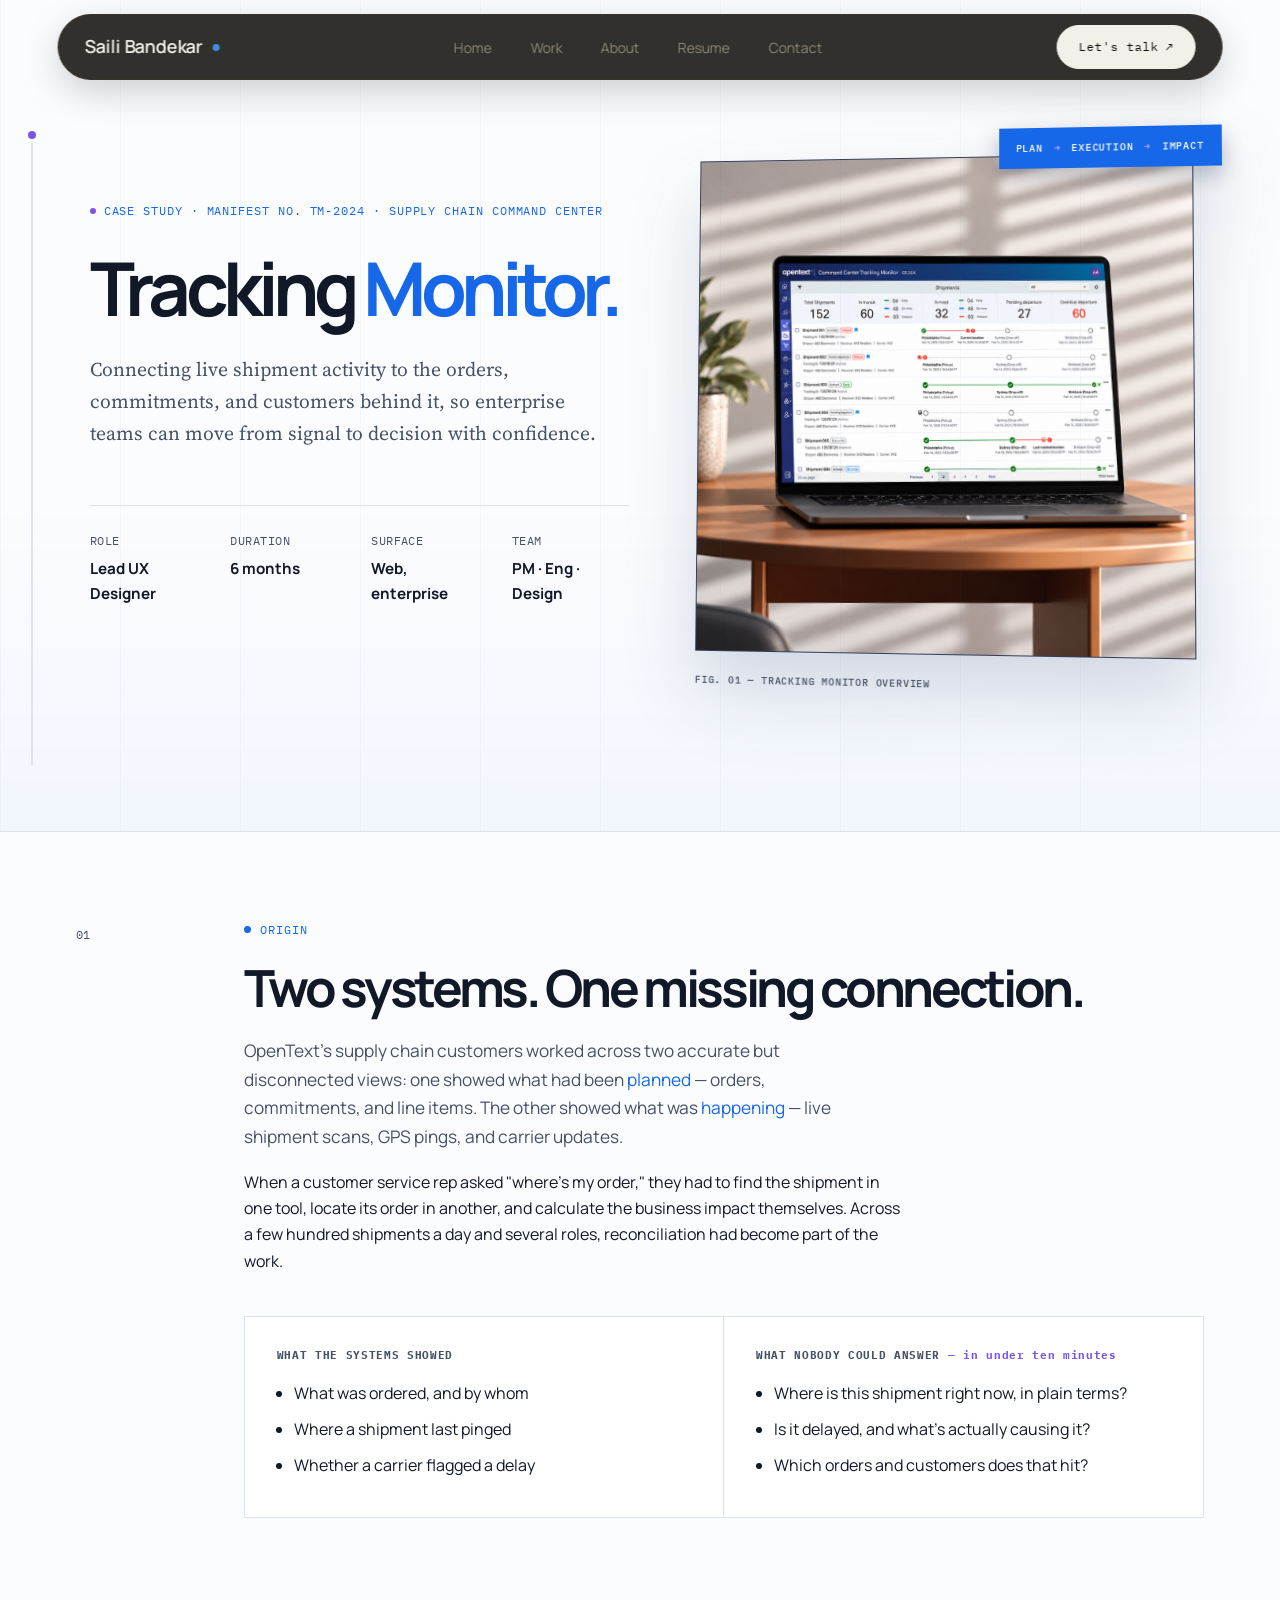
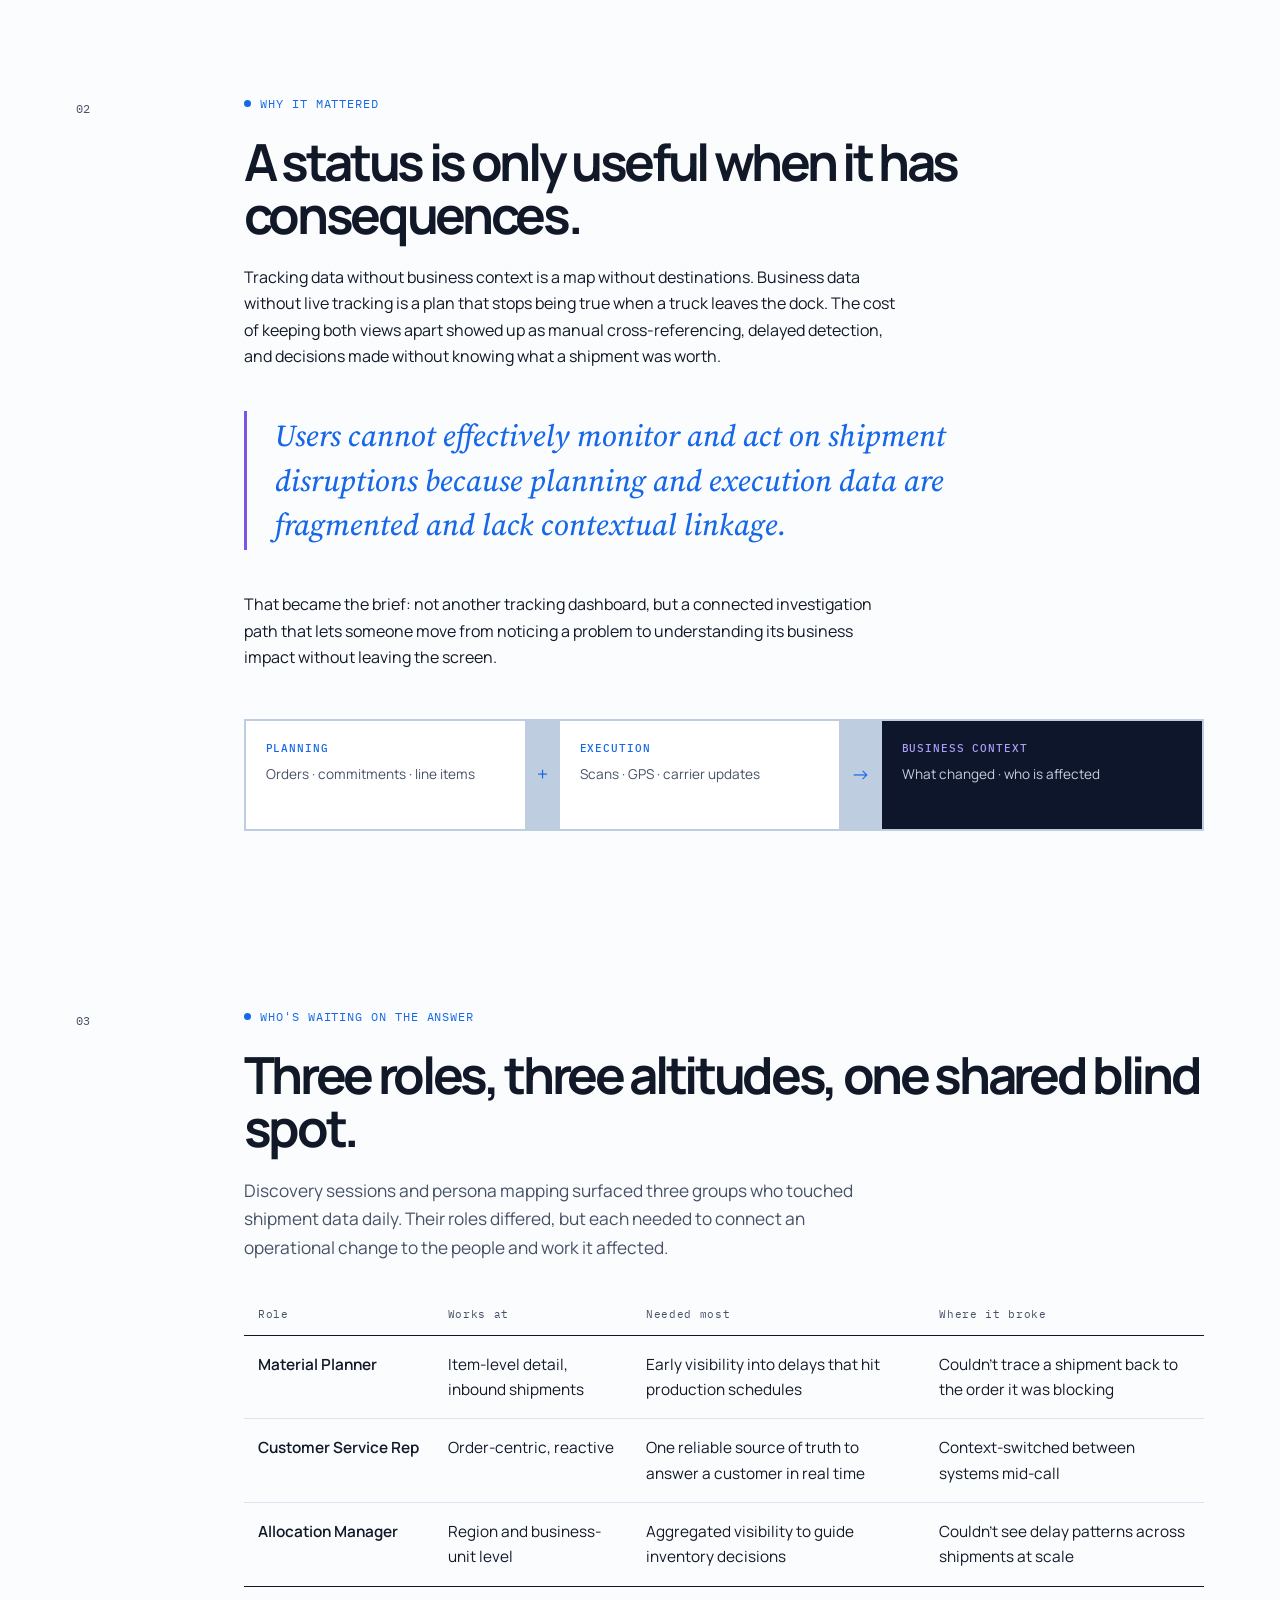
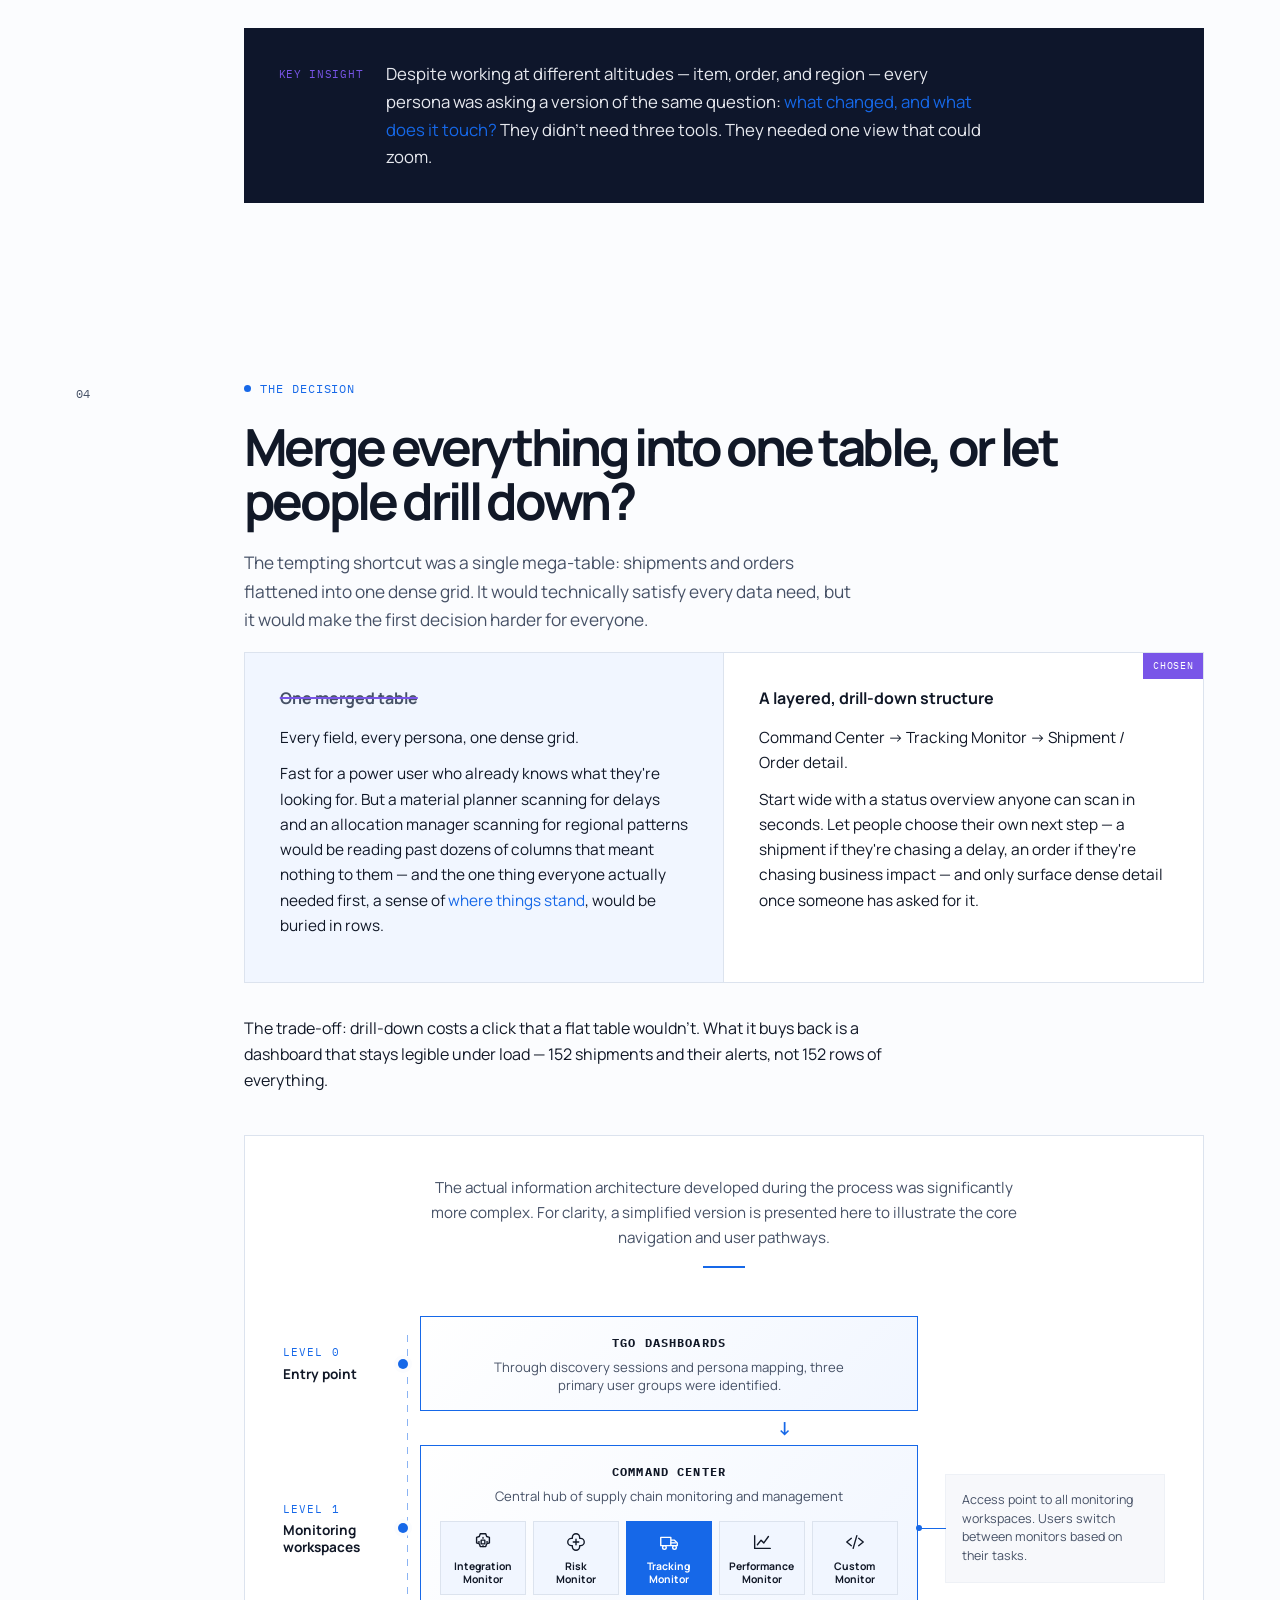
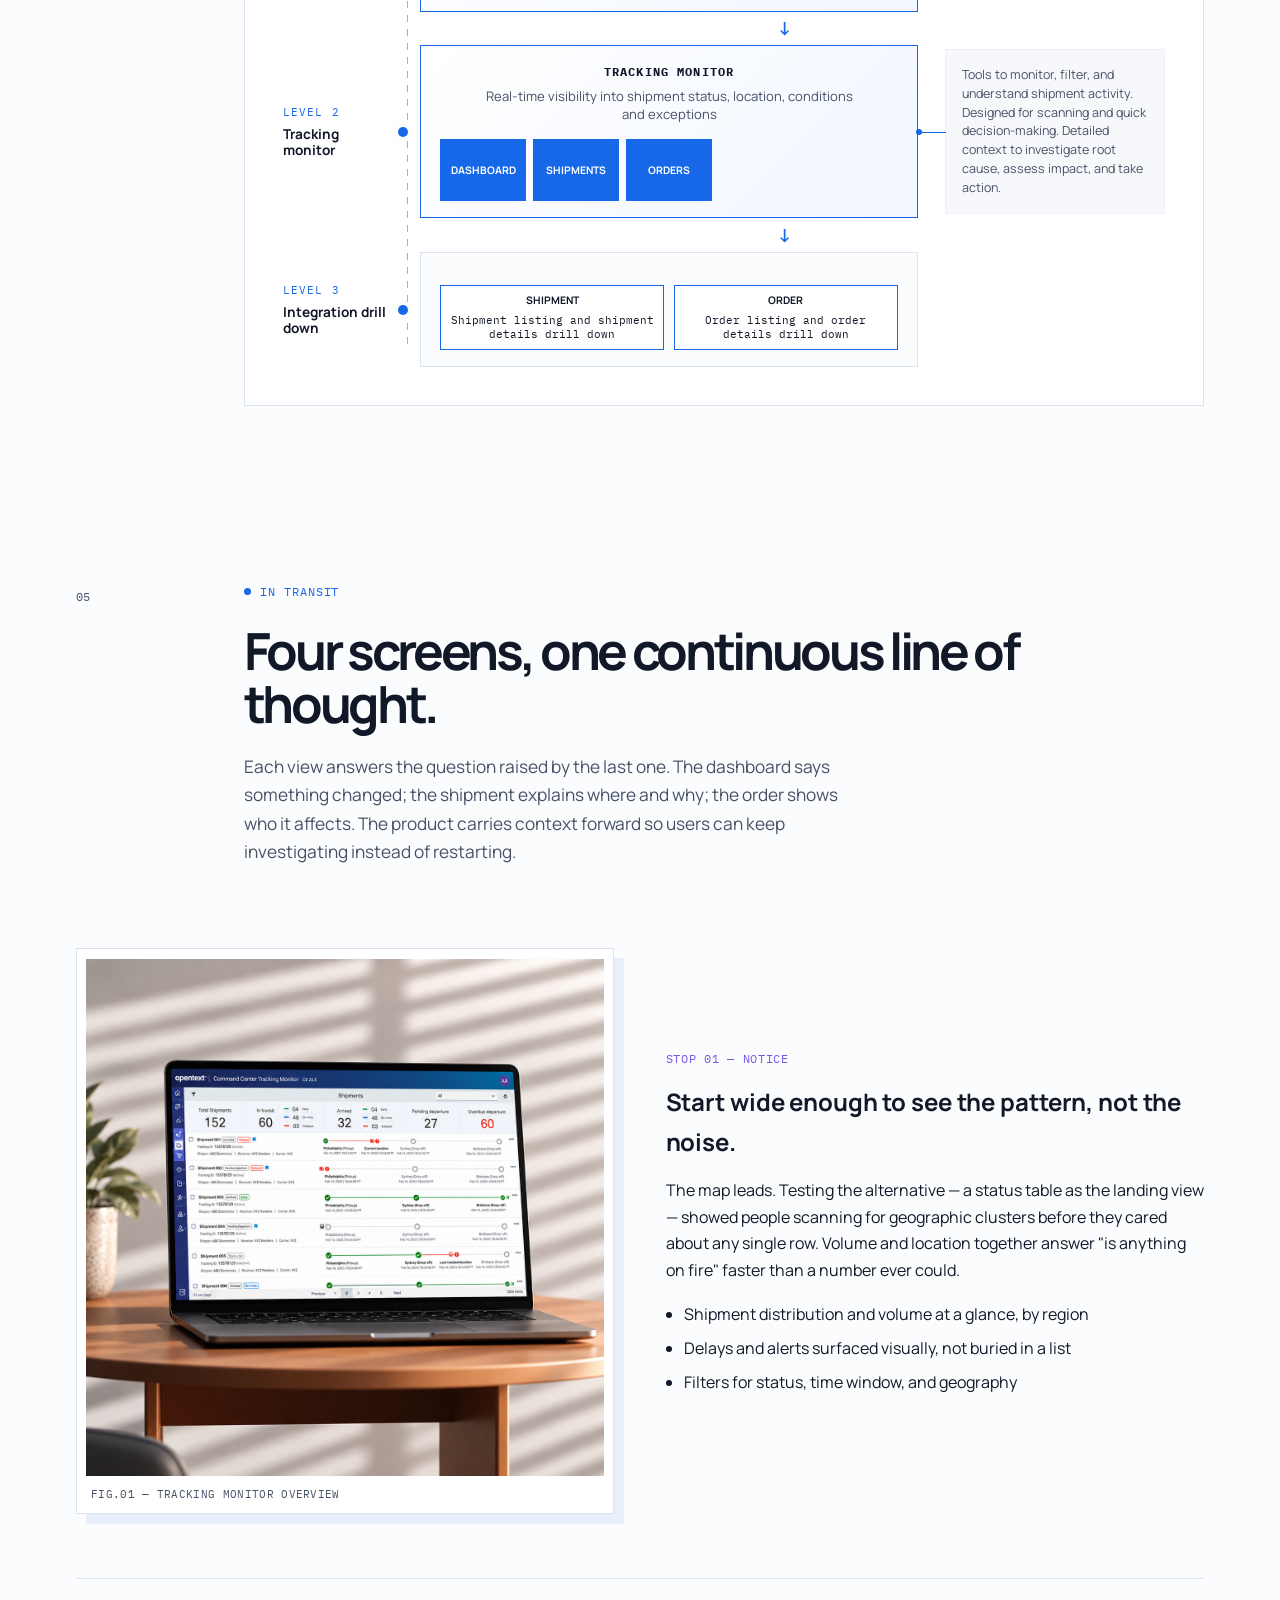
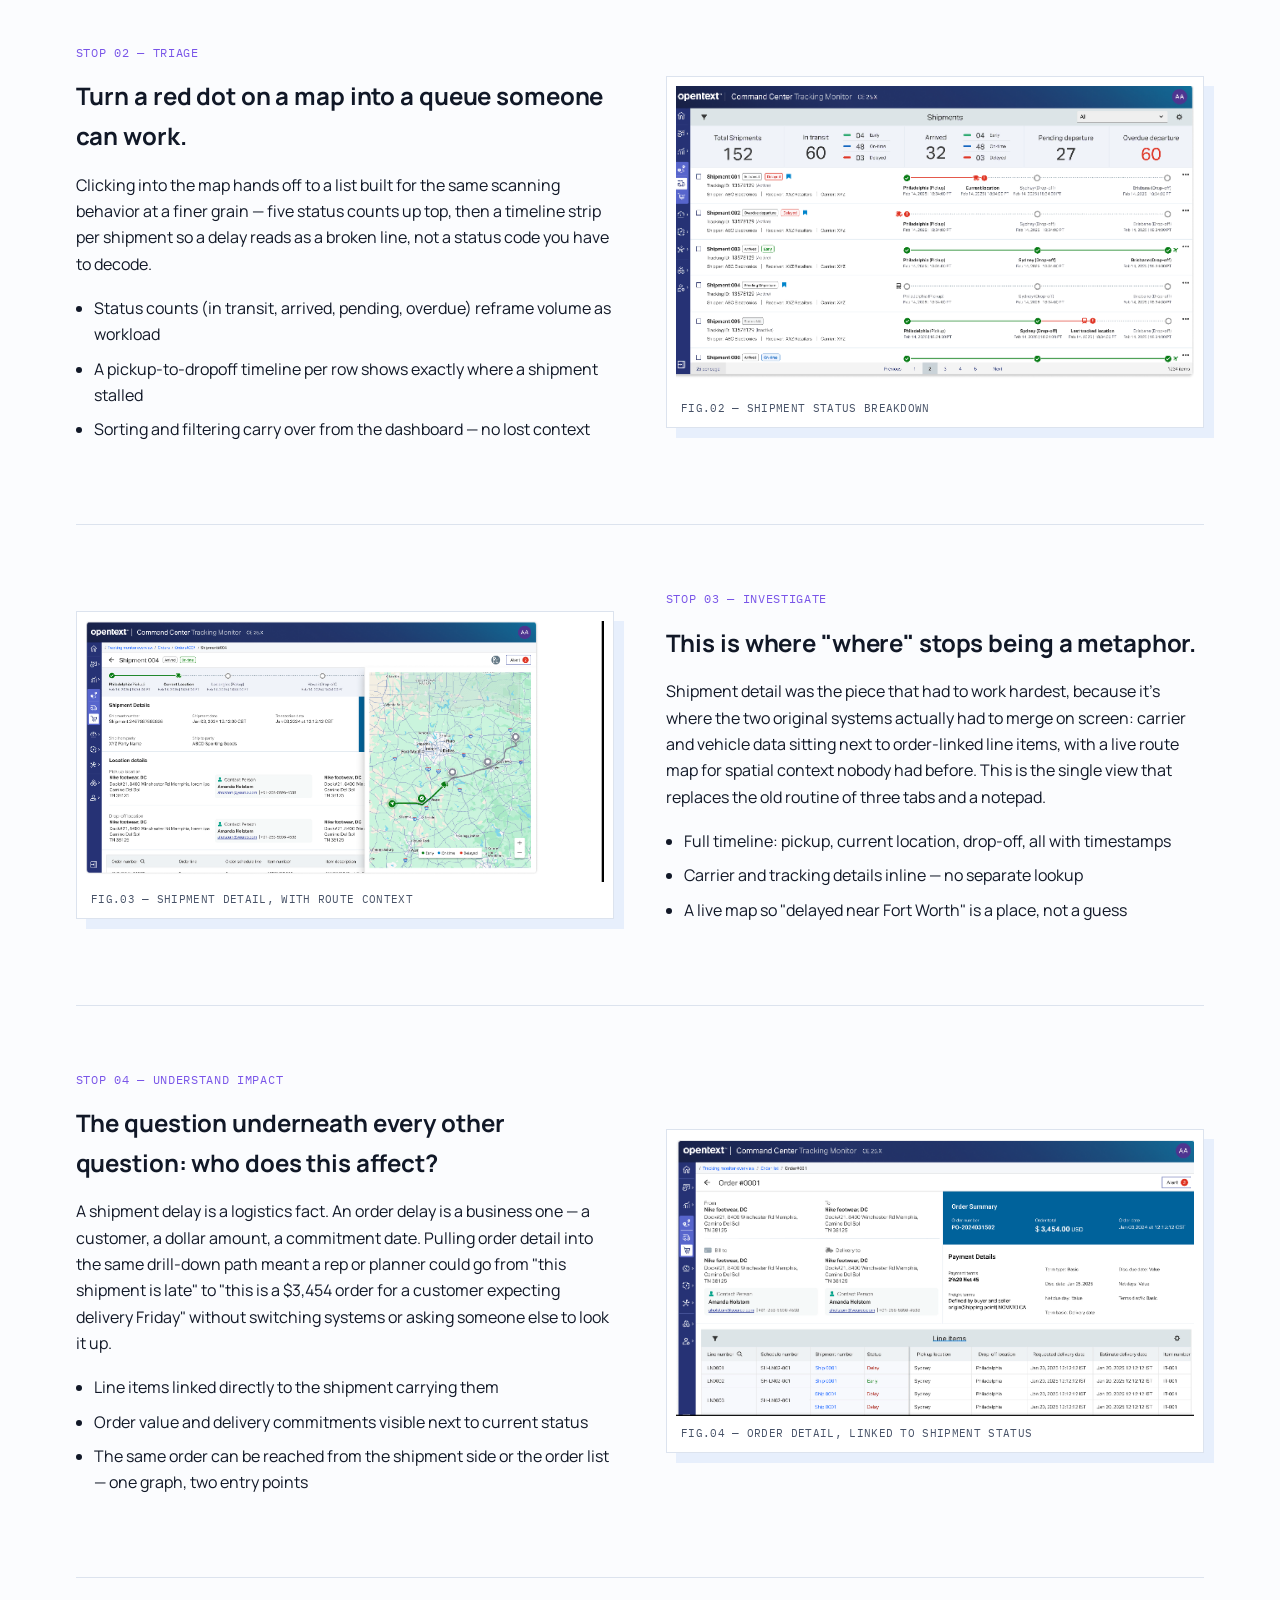
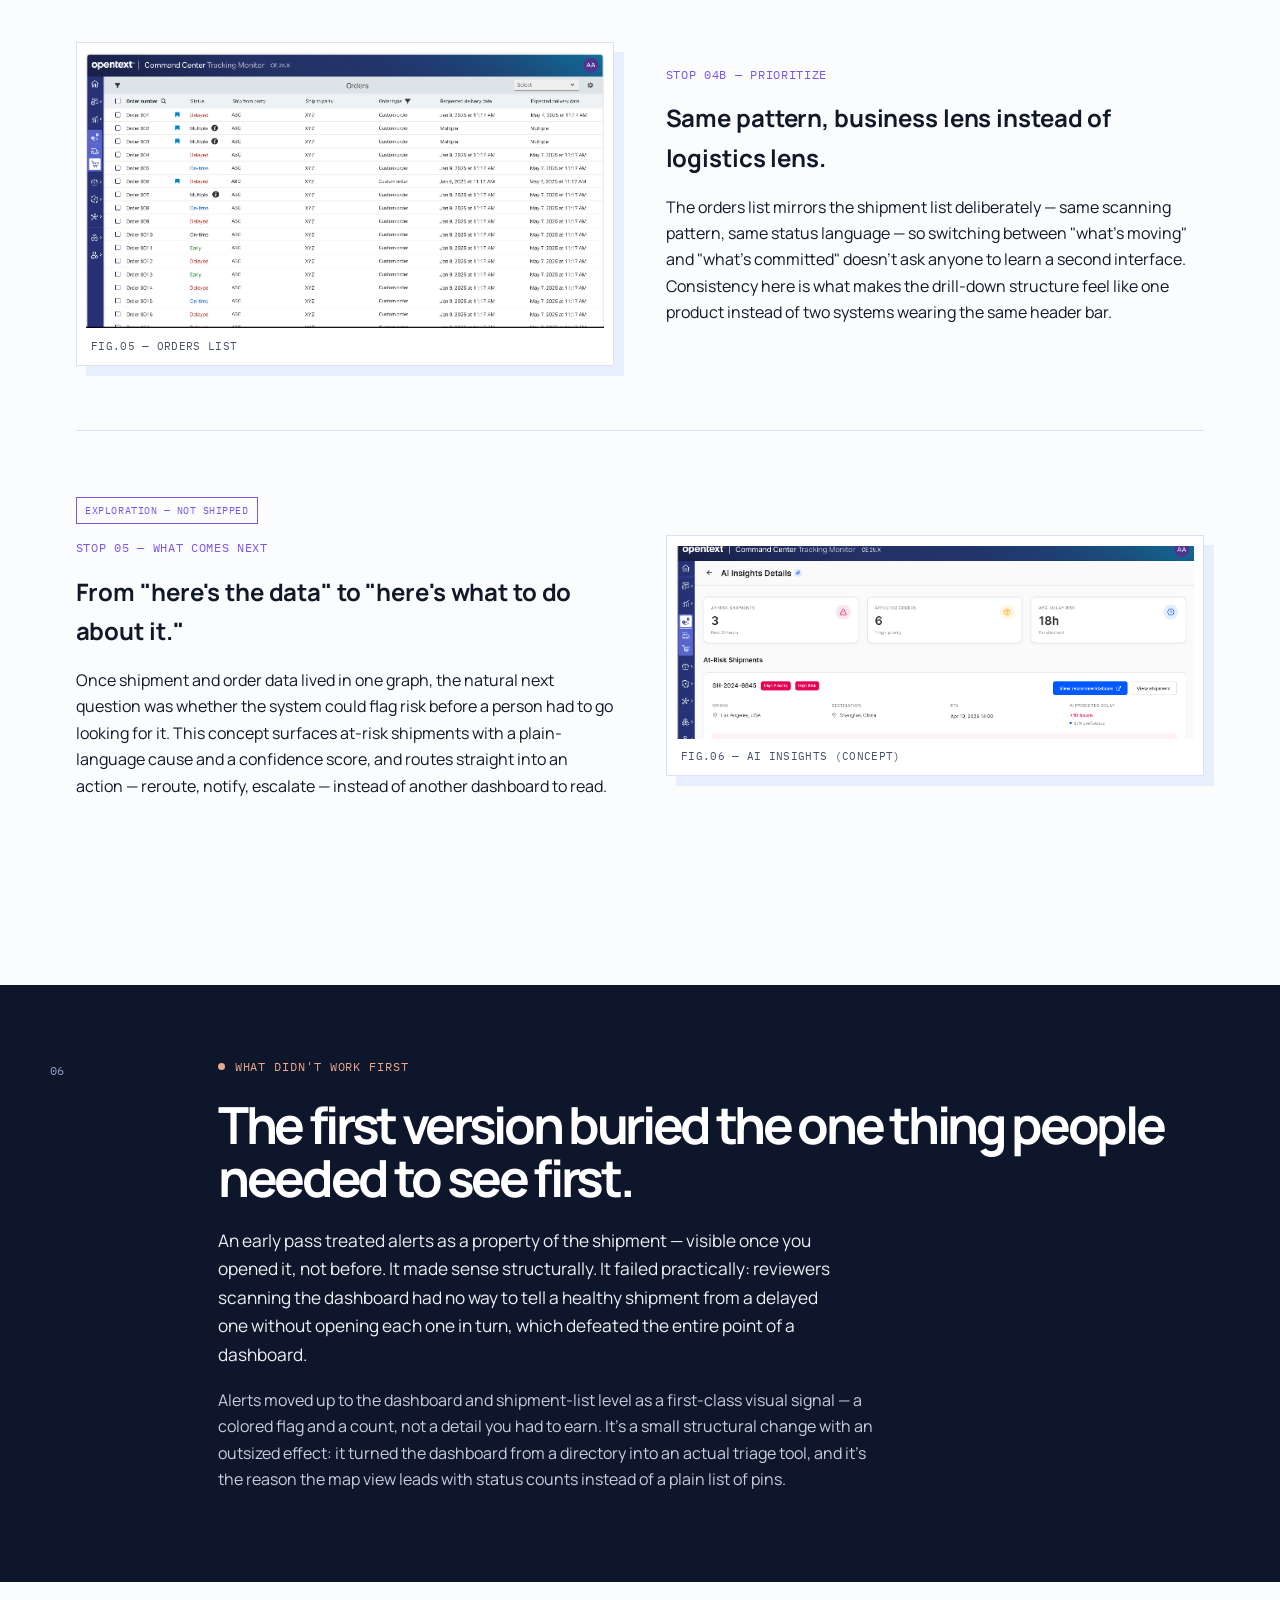
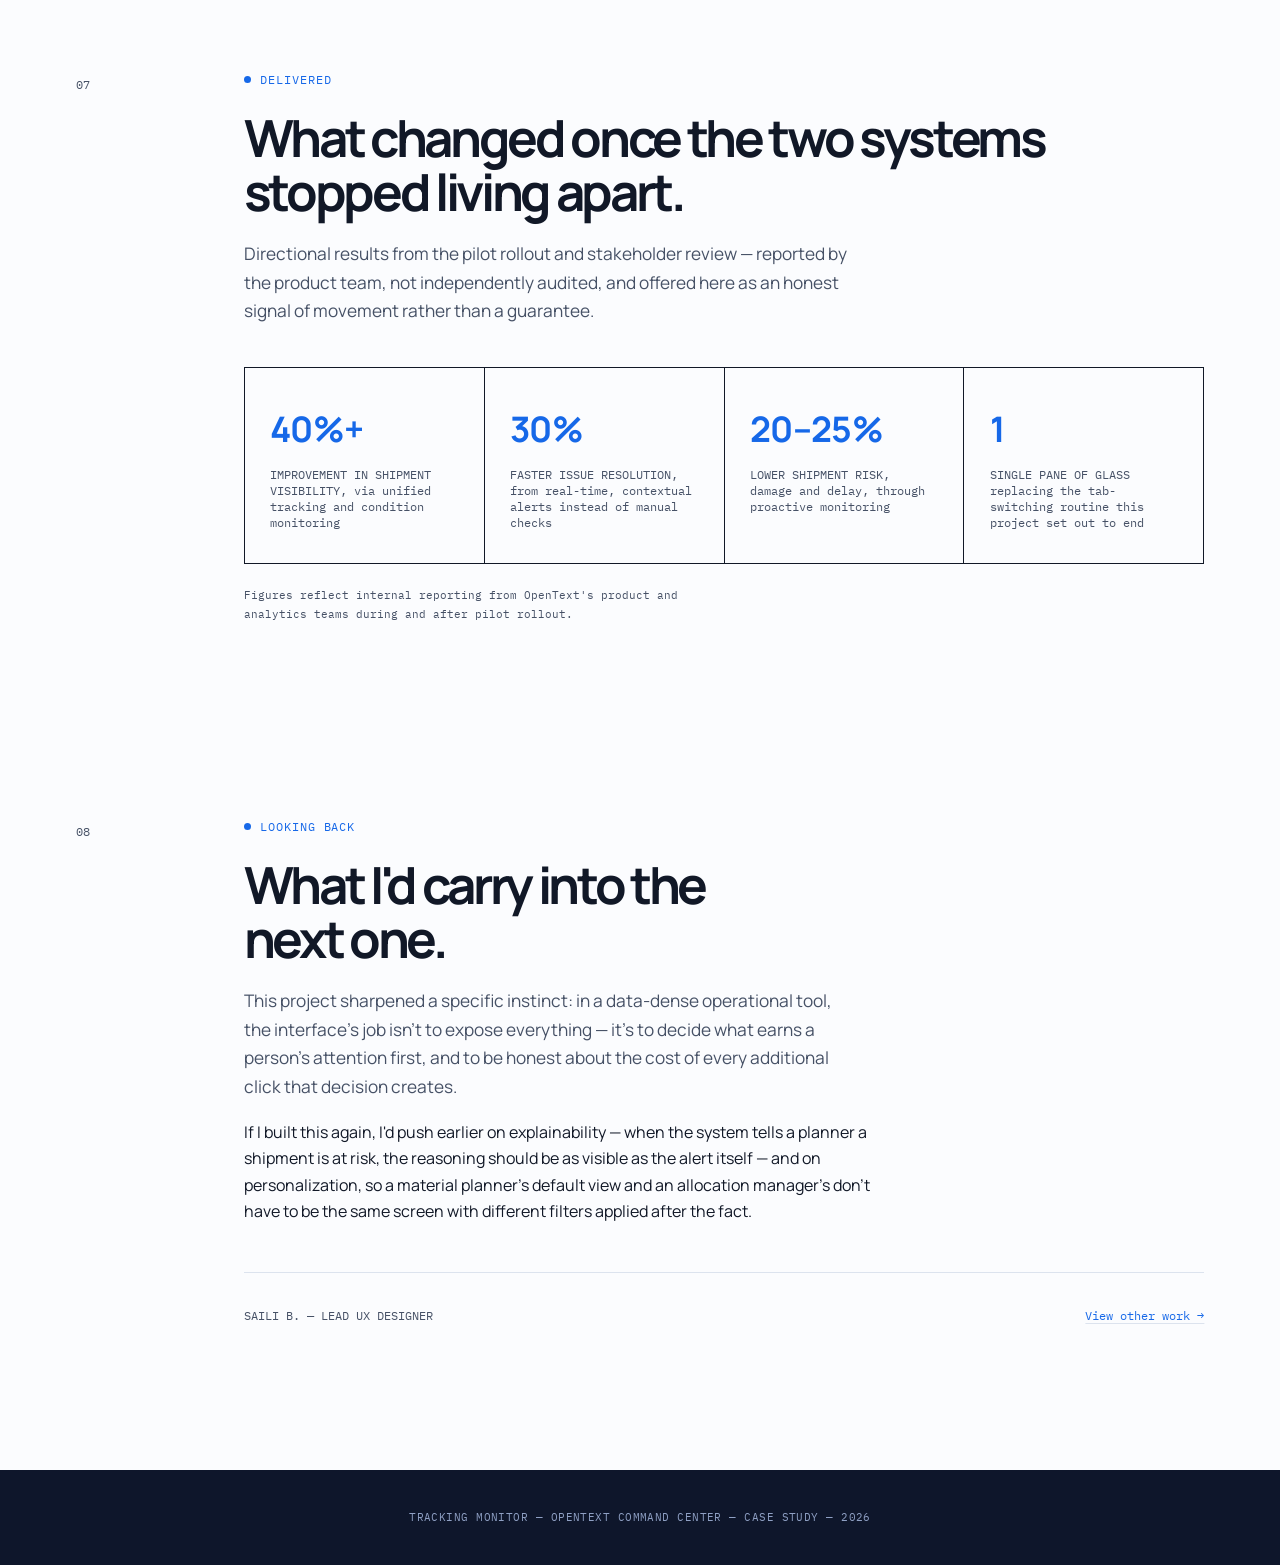
<file: tracking-monitor-case-study.html>
<!DOCTYPE html>
<html lang="en">
<head>
<meta charset="UTF-8">
<meta name="viewport" content="width=device-width, initial-scale=1.0">
<title>Tracking Monitor — A Case Study by Saili B.</title>
<link rel="preconnect" href="https://fonts.googleapis.com">
<link href="https://fonts.googleapis.com/css2?family=Manrope:wght@400;500;600;700;800&family=Source+Serif+4:opsz,wght@8..60,400;8..60,500;1,8..60,500&family=IBM+Plex+Mono:wght@400;500&display=swap" rel="stylesheet">
<style>
  :root{
    --paper:#fbfcfe;
    --paper-2:#f1f6ff;
    --ink:#111827;
    --ink-soft:#465166;
    --navy:#1668e8;
    --navy-deep:#0e162b;
    --red:#7955e8;
    --line:#dce3ee;
    --white:#ffffff;
    --blue:#1668e8;
    --purple:#7955e8;
    --amber:#ef8b28;
    --mono: 'IBM Plex Mono', monospace;
    --serif: 'Source Serif 4', Georgia, serif;
    --grotesk: 'Manrope', sans-serif;
  }
  *{box-sizing:border-box;}
  html{scroll-behavior:smooth;overflow-x:hidden;}
  body{
    margin:0;
    background:var(--paper);
    color:var(--ink);
    font-family:var(--grotesk);
    font-size:16px;
    line-height:1.65;
    -webkit-font-smoothing:antialiased;
  }
  img{max-width:100%;display:block;}
  a{color:inherit;}
  ::selection{background:var(--blue);color:var(--white);}

  /* ---------- Skip to content ---------- */
  .skip-link{position:absolute;left:-999px;top:0;background:var(--red);color:var(--white);padding:.6rem 1rem;z-index:200;}
  .skip-link:focus{left:1rem;top:1rem;}

  /* ---------- Top bar ---------- */
  .topbar{
    position:sticky;top:0;z-index:100;
    display:flex;justify-content:space-between;align-items:center;
    padding:.85rem 1.6rem;
    background:rgba(251,252,254,.92);
    backdrop-filter:blur(6px);
    border-bottom:1px solid var(--line);
    font-family:var(--mono);
    font-size:.72rem;
    letter-spacing:.04em;
  }
  .topbar .mark{font-family:var(--grotesk);font-weight:700;font-size:.95rem;letter-spacing:-.01em;}
  .topbar .meta{display:flex;gap:1.4rem;color:var(--ink-soft);}
  .topbar .meta span b{color:var(--ink);font-weight:500;}
  .topbar .global-nav{display:flex;gap:1.5rem;list-style:none;margin:0;padding:0;}
  .topbar .global-nav a{color:var(--ink-soft);text-decoration:none;letter-spacing:.06em;transition:color .15s ease;}
  .topbar .global-nav a:hover,.topbar .global-nav a:focus-visible{color:var(--ink);}
  .topbar .talk-btn{
    font-family:var(--mono);font-size:.7rem;letter-spacing:.06em;
    background:var(--ink);color:var(--paper);padding:.55rem 1.05rem;text-decoration:none;
    border:1px solid var(--ink);border-radius:999px;transition:background .15s ease,color .15s ease,border-color .15s ease;
  }
  .topbar .talk-btn:hover{background:var(--red);border-color:var(--red);color:var(--white);}
  .topbar .right-group{display:flex;align-items:center;gap:1.6rem;}
  .menu{display:none;border:1px solid var(--line);border-radius:999px;background:none;color:var(--ink);font:500 20px var(--mono);cursor:pointer;padding:.4rem .65rem;}
  @media (max-width:760px){
    .topbar .global-nav{display:none;}
    .menu{display:block;}
    .topbar{padding:.85rem 6vw;}
    .topbar .global-nav.open{position:absolute;top:100%;left:0;right:0;display:flex;flex-direction:column;gap:0;padding:.8rem 6vw 1rem;background:var(--paper);border-bottom:1px solid var(--line);}
    .topbar .global-nav.open a{display:block;padding:.65rem 0;}
  }

  /* ---------- Progress spine ---------- */
  .spine-wrap{
    position:fixed;left:0;top:0;bottom:0;width:64px;
    display:flex;align-items:center;justify-content:center;
    z-index:50;pointer-events:none;
  }
  .spine-track{
    position:relative;width:2px;height:70vh;background:var(--line);
  }
  .spine-fill{
    position:absolute;top:0;left:0;width:100%;height:0%;
    background:var(--navy);
    transition:height .1s linear;
  }
  .spine-dot{
    position:absolute;left:50%;top:0;width:8px;height:8px;
    background:var(--red);border-radius:50%;
    transform:translate(-50%,-50%);
    box-shadow:0 0 0 4px var(--paper);
  }
  @media (max-width:900px){ .spine-wrap{display:none;} }

  /* ---------- Section shell ---------- */
  section{
    position:relative;
    padding:5.5rem 1.6rem;
    max-width:1180px;
    margin:0 auto;
  }
  .waypoint{
    display:flex;align-items:center;gap:.6rem;
    font-family:var(--mono);font-size:.72rem;letter-spacing:.08em;
    color:var(--blue);margin-bottom:1.4rem;
  }
  .waypoint::before{
    content:'';width:7px;height:7px;border-radius:50%;background:var(--blue);
    flex:none;
  }
  .grid{
    display:grid;grid-template-columns:120px 1fr;gap:0 3rem;min-width:0;
  }
  .grid > div{min-width:0;}
  @media (max-width:900px){ .grid{grid-template-columns:1fr;} .grid .railcol{display:none;} }
  .railcol{
    font-family:var(--mono);font-size:.72rem;color:var(--ink-soft);
    letter-spacing:.04em;padding-top:.3rem;
  }
  h2{
    font-family:var(--grotesk);font-weight:700;font-size:clamp(2rem,4vw,3.7rem);
    letter-spacing:-.065em;margin:0 0 1.4rem;line-height:1.04;
  }
  h3{
    font-family:var(--grotesk);font-weight:700;font-size:1.25rem;
    margin:0 0 .6rem;letter-spacing:-.005em;
  }
  p{margin:0 0 1.1rem;max-width:66ch;color:var(--ink);}
  .lede{font-size:clamp(1rem,1.35vw,1.28rem);line-height:1.65;color:var(--ink-soft);max-width:56ch;}
  .stack>*+*{margin-top:2.4rem;}

  /* ---------- Hero ---------- */
  .hero{
    background:var(--paper);
    color:var(--ink);
    min-height:calc(100vh - 68px);
    max-width:none;
    padding:8vh 7vw 6rem;
    display:grid;
    grid-template-columns:minmax(0,1.04fr) minmax(0,.96fr);
    align-items:center;
    gap:clamp(2rem,5vw,6rem);
    border-bottom:1px solid var(--line);
    position:relative;
    overflow:hidden;
  }
  .hero::after{
    content:'';position:absolute;inset:0;
    background:
      linear-gradient(180deg, transparent 60%, rgba(22,104,232,.04) 100%),
      repeating-linear-gradient(90deg, rgba(22,104,232,.045) 0 1px, transparent 1px 120px);
    pointer-events:none;
  }
  .hero-inner{max-width:680px;margin:0;position:relative;justify-self:end;width:100%;z-index:2;}
  .hero .tag{
    font-family:var(--mono);font-size:.72rem;letter-spacing:.08em;color:var(--blue);
    margin-bottom:2rem;display:flex;gap:.5rem;align-items:center;
  }
  .hero .tag .dot{width:6px;height:6px;border-radius:50%;background:var(--red);}
  .hero h1{
    font-family:var(--grotesk);font-weight:700;
    font-size:clamp(2.8rem,5.8vw,5.8rem);
    line-height:.98;letter-spacing:-.075em;
    margin:0 0 1.8rem;max-width:14ch;
  }
  .hero .sub{
    font-family:var(--serif);font-size:1.22rem;color:var(--ink-soft);
    max-width:52ch;margin-bottom:3.4rem;
  }
  .manifest-row{
    display:grid;grid-template-columns:repeat(4,1fr);
    border-top:1px solid var(--line);
    padding-top:1.6rem;gap:1.5rem;
  }
  .manifest-row div{font-family:var(--mono);font-size:.72rem;color:var(--ink-soft);letter-spacing:.04em;}
  .manifest-row div b{display:block;font-family:var(--grotesk);font-size:.95rem;font-weight:700;color:var(--ink);margin-top:.35rem;letter-spacing:0;}
  .hero-screen{position:relative;justify-self:start;width:min(100%,620px);transform:perspective(1000px) rotateY(-4deg) rotateX(2deg);filter:drop-shadow(0 35px 36px rgba(16,45,82,.16));}
  .hero-screen img{width:610px;max-width:100%;height:auto;aspect-ratio:1;object-fit:contain;display:block;border:1px solid #33415c;}
  .signal-card{position:absolute;z-index:3;right:-28px;top:-28px;background:var(--blue);color:white;padding:14px 17px;font:500 10px var(--mono);letter-spacing:.08em;box-shadow:0 10px 22px #0c193444;}
  .signal-card b{color:#af9df7;margin:0 4px;}
  .hero-screen::after{content:'FIG. 01 — TRACKING MONITOR OVERVIEW';position:absolute;left:0;bottom:-2.2rem;font:500 10px var(--mono);letter-spacing:.08em;color:var(--ink-soft);}
  em{font-style:normal;color:var(--blue);}
  @media (max-width:900px){
    .hero{grid-template-columns:1fr;min-height:auto;padding-top:7rem;}
    .hero-inner{justify-self:start;max-width:760px;}
    .hero-screen{justify-self:start;width:min(100%,700px);margin:1.5rem 0 1.8rem;transform:none;}
    .signal-card{right:-8px;top:-20px;}
  }
  @media (max-width:760px){ .manifest-row{grid-template-columns:1fr 1fr;} }

  /* ---------- Ledger (problem section) ---------- */
  .ledger{
    display:grid;grid-template-columns:1fr 1fr;
    border:1px solid var(--line);background:var(--white);
    margin-top:2.6rem;
  }
  .ledger>div{padding:1.8rem 2rem;}
  .ledger>div:first-child{border-right:1px solid var(--line);}
  .ledger h4{
    font-family:var(--mono);font-size:.7rem;letter-spacing:.06em;
    text-transform:none;color:var(--ink-soft);margin:0 0 1rem;
  }
  .ledger ul{margin:0;padding-left:1.1rem;}
  .ledger li{margin-bottom:.6rem;}
  .ledger .no{color:var(--red);}
  @media (max-width:700px){ .ledger{grid-template-columns:1fr;} .ledger>div:first-child{border-right:none;border-bottom:1px solid var(--line);} }

  /* ---------- Pull quote ---------- */
  .pullquote{
    font-family:var(--serif);font-weight:500;font-style:italic;
    font-size:clamp(1.3rem,2.6vw,1.9rem);
    line-height:1.45;color:var(--navy);
    border-left:3px solid var(--red);
    padding:.2rem 0 .2rem 1.8rem;
    margin:2.6rem 0;
    max-width:48ch;
  }
  .signal-bridge{
    display:grid;grid-template-columns:1fr auto 1fr auto 1.15fr;align-items:center;gap:12px;
    margin-top:3rem;padding:1px;border:1px solid #bfcde1;background:#bfcde1;
  }
  .signal-bridge div{min-height:108px;padding:1.25rem;background:var(--white);}
  .signal-bridge div.active{background:var(--navy-deep);color:var(--white);}
  .signal-bridge b{display:block;font:500 .68rem var(--mono);letter-spacing:.08em;color:var(--blue);margin-bottom:.65rem;}
  .signal-bridge .active b{color:#af9df7;}
  .signal-bridge span{display:block;font-size:.85rem;line-height:1.45;color:var(--ink-soft);}
  .signal-bridge .active span{color:#c7cedd;}
  .signal-bridge i{font-style:normal;color:var(--blue);font-size:1.2rem;text-align:center;}

  /* ---------- Persona ledger table ---------- */
  .persona-table{width:100%;border-collapse:collapse;margin-top:2rem;font-size:.96rem;}
  .persona-table th{
    text-align:left;font-family:var(--mono);font-size:.68rem;letter-spacing:.06em;
    color:var(--ink-soft);font-weight:400;padding:.7rem .9rem;border-bottom:1px solid var(--ink);
  }
  .persona-table td{padding:1rem .9rem;border-bottom:1px solid var(--line);vertical-align:top;}
  .persona-table td.role{font-family:var(--grotesk);font-weight:600;white-space:nowrap;}
  .persona-table tr:last-child td{border-bottom:1px solid var(--ink);}
  @media (max-width:760px){
    .persona-table thead{display:none;}
    .persona-table, .persona-table tbody, .persona-table tr, .persona-table td{display:block;width:100%;}
    .persona-table tr{border-bottom:1px solid var(--ink);padding:1rem 0;}
    .persona-table td{border:none;padding:.25rem 0;}
    .persona-table td.role{padding-top:0;}
    .persona-table td::before{content:attr(data-label);display:block;font-family:var(--mono);font-size:.65rem;color:var(--ink-soft);margin-bottom:.15rem;}
    .persona-table td.role::before{display:none;}
  }

  .callout{
    background:var(--navy-deep);color:var(--white);
    padding:2rem 2.2rem;margin-top:2.6rem;
    display:flex;gap:1.4rem;align-items:flex-start;
  }
  .callout .icon{font-family:var(--mono);font-size:.7rem;color:var(--red);letter-spacing:.06em;white-space:nowrap;padding-top:.3rem;}
  .callout p{color:#E7E9EF;margin:0;max-width:60ch;font-size:1.05rem;}

  /* ---------- Fork / decision section ---------- */
  .fork{
    display:grid;grid-template-columns:1fr 1fr;gap:0;
    border:1px solid var(--line);margin-top:1rem;
  }
  .fork>div{padding:2rem 2.2rem;}
  .fork .rejected{background:var(--paper-2);border-right:1px solid var(--line);}
  .fork .chosen{background:var(--white);position:relative;}
  .fork .chosen::before{
    content:'CHOSEN';position:absolute;top:0;right:0;
    font-family:var(--mono);font-size:.62rem;letter-spacing:.08em;
    background:var(--red);color:var(--white);padding:.3rem .6rem;
  }
  .fork h4{font-family:var(--grotesk);font-size:1rem;margin:0 0 .8rem;}
  .fork .rejected h4{color:var(--ink-soft);text-decoration:line-through;text-decoration-color:var(--red);text-decoration-thickness:1.5px;}
  .fork p{font-size:.96rem;margin-bottom:.7rem;}
  @media (max-width:700px){ .fork{grid-template-columns:1fr;} .fork .rejected{border-right:none;border-bottom:1px solid var(--line);} }

  /* ---------- IA diagram ---------- */
  .ia-diagram{margin-top:2.6rem;border:1px solid var(--line);background:var(--white);padding:clamp(1.4rem,3vw,3rem);overflow:hidden;}
  .ia-intro{text-align:center;max-width:66ch;margin:0 auto 3rem;font-family:var(--sans);font-size:.95rem;color:var(--ink-soft);}
  .ia-intro::after{content:'';display:block;width:42px;height:2px;background:var(--blue);margin:1rem auto 0;}
  .ia-flow{position:relative;display:grid;gap:2.1rem;}
  .ia-flow::before{content:'';position:absolute;left:124px;top:1.2rem;bottom:1.2rem;width:1px;background:repeating-linear-gradient(to bottom,var(--blue) 0 7px,transparent 7px 14px);opacity:.5;}
  .ia-level{display:grid;grid-template-columns:110px minmax(0,1fr) 220px;gap:1.7rem;align-items:center;position:relative;min-height:92px;}
  .ia-level::before{content:'';position:absolute;left:120px;top:50%;width:10px;height:10px;border-radius:50%;background:var(--blue);box-shadow:0 0 0 4px var(--paper);transform:translate(-50%,-50%);z-index:2;}
  .ia-level:not(:last-child)::after{content:'↓';position:absolute;left:calc(120px + (100% - 120px) / 2);bottom:-1.8rem;color:var(--blue);font:700 1.15rem var(--grotesk);transform:translateX(-50%);z-index:3;}
  .ia-level .lv{font-family:var(--mono);font-size:.68rem;color:var(--blue);letter-spacing:.1em;line-height:1.4;}
  .ia-level .lv b{display:block;font-family:var(--grotesk);color:var(--ink);font-size:.85rem;margin-top:.35rem;letter-spacing:0;line-height:1.2;}
  .ia-card{border:1px solid var(--line);background:var(--paper);padding:1rem 1.2rem;min-height:74px;}
  .ia-card.primary{border-color:var(--blue);background:linear-gradient(135deg,var(--white),var(--paper-2));}
  .ia-card strong{display:block;font-family:var(--mono);font-size:.72rem;letter-spacing:.1em;text-align:center;margin-bottom:.35rem;}
  .ia-card p{font-size:.82rem;line-height:1.4;text-align:center;color:var(--ink-soft);margin:0 auto;max-width:48ch;}
  .ia-card .ia-nodes{display:grid;grid-template-columns:repeat(5,1fr);gap:.45rem;margin-top:1rem;}
  .ia-node{display:grid;place-items:center;min-height:62px;padding:.5rem .35rem;border:1px solid var(--line);background:var(--paper-2);font-family:var(--mono);font-size:.58rem;line-height:1.25;text-align:center;}
  .ia-node.active{background:var(--blue);color:var(--white);border-color:var(--blue);}
  .ia-node strong{font-family:var(--grotesk);font-size:.65rem;letter-spacing:0;margin:0;}
  .ia-icon{display:grid;place-items:center;width:24px;height:24px;margin:0 auto .35rem;color:var(--ink);}
  .ia-icon svg{width:22px;height:22px;fill:none;stroke:currentColor;stroke-linecap:round;stroke-linejoin:round;stroke-width:1.5;}
  .ia-node.active .ia-icon{color:var(--white);}
  .ia-desc{position:relative;font-family:var(--sans);font-size:.78rem;line-height:1.5;color:var(--ink-soft);background:#f7f8fb;border:1px solid #eef1f6;padding:1rem;}
  .ia-desc::before{content:'';position:absolute;left:-1.7rem;top:50%;width:1.7rem;border-top:1px solid var(--blue);}
  .ia-desc::after{content:'';position:absolute;left:-1.85rem;top:calc(50% - 3px);width:6px;height:6px;border-radius:50%;background:var(--blue);}
  .ia-children{display:grid;grid-template-columns:1fr 1fr;gap:.6rem;margin-top:1rem;}
  .ia-children .ia-node{min-height:54px;background:var(--white);border-color:var(--blue);font-size:.68rem;}
  .ia-children .ia-node span{display:block;font-family:var(--sans);font-size:.68rem;line-height:1.3;margin-top:.35rem;}
  @media (max-width:900px){
    .ia-flow::before{left:14px;}
    .ia-level{grid-template-columns:1fr;gap:.8rem;padding-left:2.2rem;}
    .ia-level::before{left:14px;top:1.4rem;}
    .ia-level .lv{display:flex;align-items:baseline;gap:.7rem;}
    .ia-level .lv b{display:inline;font-size:.9rem;}
    .ia-desc{max-width:42rem;}
    .ia-desc::before,.ia-desc::after{display:none;}
    .ia-level:not(:last-child)::after{left:14px;bottom:-1.7rem;}
  }
  @media (max-width:560px){
    .ia-card .ia-nodes{grid-template-columns:1fr 1fr;}
    .ia-intro{font-size:.85rem;}
  }

  /* ---------- Solution walkthrough ---------- */
  .walk-item{
    display:grid;grid-template-columns:1fr 1fr;gap:3.2rem;align-items:center;
    padding:4rem 0;
  }
  .walk-item:not(:last-child){border-bottom:1px solid var(--line);}
  .walk-item.reverse .frame{order:2;}
  .walk-item.reverse .copy{order:1;}
  .frame{
    background:var(--white);
    border:1px solid var(--line);
    box-shadow:10px 10px 0 #e7effc;
    padding:.6rem;
  }
  .frame img{width:100%;height:auto;}
  .frame-cap{
    font-family:var(--mono);font-size:.66rem;color:var(--ink-soft);
    padding:.6rem .3rem 0;letter-spacing:.03em;
  }
  .copy .step{font-family:var(--mono);font-size:.72rem;color:var(--red);letter-spacing:.06em;margin-bottom:.9rem;}
  .copy h3{font-size:1.5rem;margin-bottom:1rem;}
  .copy ul{padding-left:1.15rem;margin:1.1rem 0;}
  .copy li{margin-bottom:.5rem;}
  @media (max-width:860px){
    .walk-item, .walk-item.reverse{grid-template-columns:1fr;}
    .walk-item.reverse .frame, .walk-item.reverse .copy{order:initial;}
    .walk-item{padding:2.8rem 0;}
    .frame{box-shadow:6px 6px 0 var(--paper-2);}
  }

  .concept-tag{
    display:inline-block;font-family:var(--mono);font-size:.65rem;letter-spacing:.05em;
    color:var(--red);border:1px solid var(--red);padding:.25rem .55rem;margin-bottom:.9rem;
  }

  /* ---------- Friction section ---------- */
  .friction{
    background:var(--navy-deep);color:var(--white);
    padding:4.5rem 2.4rem;margin-top:1rem;
  }
  .friction .waypoint{color:#E8A98C;}
  .friction .waypoint::before{background:#E8A98C;}
  .friction h2{color:var(--white);}
  .friction p{color:#C7CEDD;}
  .friction .lede{color:#EDEFF3;}

  /* ---------- Outcome stamps ---------- */
  .stamp-row{
    display:grid;grid-template-columns:repeat(4,1fr);
    gap:1px;background:var(--ink);margin-top:2.6rem;
    border:1px solid var(--ink);
  }
  .stamp{background:var(--paper);padding:2rem 1.6rem;}
  .stamp .num{font-family:var(--grotesk);font-weight:700;font-size:2.2rem;color:var(--navy);letter-spacing:-.02em;}
  .stamp .lbl{font-family:var(--mono);font-size:.72rem;color:var(--ink-soft);margin-top:.5rem;line-height:1.4;}
  @media (max-width:860px){ .stamp-row{grid-template-columns:1fr 1fr;} }
  .fine{font-family:var(--mono);font-size:.7rem;color:var(--ink-soft);margin-top:1.4rem;max-width:62ch;}

  /* ---------- Closing ---------- */
  .closing{text-align:left;padding-bottom:9rem;}
  .closing h2{max-width:16ch;}
  .signoff{
    margin-top:3rem;padding-top:2rem;border-top:1px solid var(--line);
    display:flex;justify-content:space-between;flex-wrap:wrap;gap:1.4rem;
    font-family:var(--mono);font-size:.78rem;color:var(--ink-soft);
  }
  .signoff a{color:var(--navy);text-decoration:underline;text-decoration-color:var(--line);text-underline-offset:3px;}

  #users,#decision,#outcome{max-width:none;padding-left:max(1.6rem,calc((100% - 1180px) / 2 + 1.6rem));padding-right:max(1.6rem,calc((100% - 1180px) / 2 + 1.6rem));}
  #users > .grid,#decision > .grid,#outcome > .grid{max-width:1180px;margin:0 auto;}

  footer{
    background:var(--navy-deep);color:#8FA0C4;
    padding:2.4rem 1.6rem;text-align:center;
    font-family:var(--mono);font-size:.7rem;letter-spacing:.04em;
  }

  @media (prefers-reduced-motion: reduce){
    html{scroll-behavior:auto;}
    .spine-fill{transition:none;}
  }
  @media (max-width:700px){
    .signal-bridge{grid-template-columns:1fr;gap:1px;}
    .signal-bridge i{padding:.4rem;transform:rotate(90deg);}
    #users,#decision,#outcome{width:100%;max-width:100%;padding-left:1.6rem;padding-right:1.6rem;}
    .ia-diagram{width:100%;min-width:0;}
  }
  img{max-width:100%;height:auto;}
  .hero-screen,.frame{min-width:0;max-width:100%;}
  .hero-screen img,.frame img{width:100%;height:auto;}
</style>
<link rel="stylesheet" href="header.css">
<script src="header.js" defer></script>
</head>
<body>
<a class="skip-link" href="#main">Skip to content</a>

<div class="spine-wrap" aria-hidden="true">
  <div class="spine-track">
    <div class="spine-fill" id="spineFill"></div>
    <div class="spine-dot" id="spineDot"></div>
  </div>
</div>

<header class="site-nav" id="siteNav" data-od-id="site-nav">
  <div class="brand" data-od-id="brand-logo">Saili Bandekar<span class="dot"></span></div>
  <button class="nav-toggle" aria-label="Open menu" aria-expanded="false">☰</button>
  <ul class="nav-links" data-od-id="nav-links">
    <li><a href="index.html#top" data-od-id="nav-home">Home</a></li>
    <li><a href="work.html#projects" data-od-id="nav-work">Work</a></li>
    <li><a href="index.html#about" data-od-id="nav-about">About</a></li>
    <li><a href="https://drive.google.com/file/d/11xnpkp3scNq9Za6gYi-1OitTIbmNhtTH/view" target="_blank" rel="noopener noreferrer" data-od-id="nav-resume">Resume</a></li>
    <li><a href="index.html#contact" data-od-id="nav-contact">Contact</a></li>
  </ul>
  <a class="nav-cta" href="index.html#contact" data-od-id="nav-lets-talk">Let's talk ↗</a>
</header>

<main id="main">

<!-- ================= HERO ================= -->
<section class="hero">
  <div class="hero-inner">
    <div class="tag"><span class="dot"></span> CASE STUDY · MANIFEST NO. TM-2024 · SUPPLY CHAIN COMMAND CENTER</div>
    <h1>Tracking <em>Monitor.</em></h1>
    <p class="sub">Connecting live shipment activity to the orders, commitments, and customers behind it, so enterprise teams can move from signal to decision with confidence.</p>
    <div class="manifest-row">
      <div>ROLE<b>Lead UX Designer</b></div>
      <div>DURATION<b>6 months</b></div>
      <div>SURFACE<b>Web, enterprise</b></div>
      <div>TEAM<b>PM · Eng · Design</b></div>
    </div>
  </div>
  <div class="hero-screen">
    <div class="signal-card">PLAN <b>→</b> EXECUTION <b>→</b> IMPACT</div>
    <img src="assets/images/tracking-00.png" alt="Tracking Monitor overview showing shipment clusters and delivery status" width="610" height="610">
  </div>
</section>

<!-- ================= 01 ORIGIN / PROBLEM ================= -->
<section id="origin">
  <div class="grid">
    <div class="railcol">01</div>
    <div>
      <div class="waypoint">ORIGIN</div>
      <h2>Two systems. One missing connection.</h2>
      <p class="lede">OpenText's supply chain customers worked across two accurate but disconnected views: one showed what had been <em>planned</em> — orders, commitments, and line items. The other showed what was <em>happening</em> — live shipment scans, GPS pings, and carrier updates.</p>
      <p>When a customer service rep asked "where's my order," they had to find the shipment in one tool, locate its order in another, and calculate the business impact themselves. Across a few hundred shipments a day and several roles, reconciliation had become part of the work.</p>

      <div class="ledger">
        <div>
          <h4>WHAT THE SYSTEMS SHOWED</h4>
          <ul>
            <li>What was ordered, and by whom</li>
            <li>Where a shipment last pinged</li>
            <li>Whether a carrier flagged a delay</li>
          </ul>
        </div>
        <div>
          <h4>WHAT NOBODY COULD ANSWER <span class="no">— in under ten minutes</span></h4>
          <ul>
            <li>Where is this shipment right now, in plain terms?</li>
            <li>Is it delayed, and what's actually causing it?</li>
            <li>Which orders and customers does that hit?</li>
          </ul>
        </div>
      </div>
    </div>
  </div>
</section>

<!-- ================= 02 STAKES ================= -->
<section id="stakes">
  <div class="grid">
    <div class="railcol">02</div>
    <div>
      <div class="waypoint">WHY IT MATTERED</div>
      <h2>A status is only useful when it has consequences.</h2>
      <p>Tracking data without business context is a map without destinations. Business data without live tracking is a plan that stops being true when a truck leaves the dock. The cost of keeping both views apart showed up as manual cross-referencing, delayed detection, and decisions made without knowing what a shipment was worth.</p>
      <blockquote class="pullquote">Users cannot effectively monitor and act on shipment disruptions because planning and execution data are fragmented and lack contextual linkage.</blockquote>
      <p>That became the brief: not another tracking dashboard, but a connected investigation path that lets someone move from noticing a problem to understanding its business impact without leaving the screen.</p>
      <div class="signal-bridge" aria-label="Connecting planning data, live shipment data, and business impact">
        <div><b>PLANNING</b><span>Orders · commitments · line items</span></div>
        <i>+</i>
        <div><b>EXECUTION</b><span>Scans · GPS · carrier updates</span></div>
        <i>→</i>
        <div class="active"><b>BUSINESS CONTEXT</b><span>What changed · who is affected</span></div>
      </div>
    </div>
  </div>
</section>

<!-- ================= 03 USERS ================= -->
<section id="users">
  <div class="grid">
    <div class="railcol">03</div>
    <div>
      <div class="waypoint">WHO'S WAITING ON THE ANSWER</div>
      <h2>Three roles, three altitudes, one shared blind spot.</h2>
      <p class="lede">Discovery sessions and persona mapping surfaced three groups who touched shipment data daily. Their roles differed, but each needed to connect an operational change to the people and work it affected.</p>

      <table class="persona-table">
        <thead>
          <tr><th>Role</th><th>Works at</th><th>Needed most</th><th>Where it broke</th></tr>
        </thead>
        <tbody>
          <tr>
            <td class="role" data-label="Role">Material Planner</td>
            <td data-label="Works at">Item-level detail, inbound shipments</td>
            <td data-label="Needed most">Early visibility into delays that hit production schedules</td>
            <td data-label="Where it broke">Couldn't trace a shipment back to the order it was blocking</td>
          </tr>
          <tr>
            <td class="role" data-label="Role">Customer Service Rep</td>
            <td data-label="Works at">Order-centric, reactive</td>
            <td data-label="Needed most">One reliable source of truth to answer a customer in real time</td>
            <td data-label="Where it broke">Context-switched between systems mid-call</td>
          </tr>
          <tr>
            <td class="role" data-label="Role">Allocation Manager</td>
            <td data-label="Works at">Region and business-unit level</td>
            <td data-label="Needed most">Aggregated visibility to guide inventory decisions</td>
            <td data-label="Where it broke">Couldn't see delay patterns across shipments at scale</td>
          </tr>
        </tbody>
      </table>

      <div class="callout">
        <div class="icon">KEY&nbsp;INSIGHT</div>
        <p>Despite working at different altitudes — item, order, and region — every persona was asking a version of the same question: <em>what changed, and what does it touch?</em> They didn't need three tools. They needed one view that could zoom.</p>
      </div>
    </div>
  </div>
</section>

<!-- ================= 04 THE FORK ================= -->
<section id="decision">
  <div class="grid">
    <div class="railcol">04</div>
    <div>
      <div class="waypoint">THE DECISION</div>
      <h2>Merge everything into one table, or let people drill down?</h2>
      <p class="lede">The tempting shortcut was a single mega-table: shipments and orders flattened into one dense grid. It would technically satisfy every data need, but it would make the first decision harder for everyone.</p>

      <div class="fork">
        <div class="rejected">
          <h4>One merged table</h4>
          <p>Every field, every persona, one dense grid.</p>
          <p>Fast for a power user who already knows what they're looking for. But a material planner scanning for delays and an allocation manager scanning for regional patterns would be reading past dozens of columns that meant nothing to them — and the one thing everyone actually needed first, a sense of <em>where things stand</em>, would be buried in rows.</p>
        </div>
        <div class="chosen">
          <h4>A layered, drill-down structure</h4>
          <p>Command Center → Tracking Monitor → Shipment / Order detail.</p>
          <p>Start wide with a status overview anyone can scan in seconds. Let people choose their own next step — a shipment if they're chasing a delay, an order if they're chasing business impact — and only surface dense detail once someone has asked for it.</p>
        </div>
      </div>

      <p style="margin-top:2rem;">The trade-off: drill-down costs a click that a flat table wouldn't. What it buys back is a dashboard that stays legible under load — 152 shipments and their alerts, not 152 rows of everything.</p>

      <div class="ia-diagram">
        <p class="ia-intro">The actual information architecture developed during the process was significantly more complex. For clarity, a simplified version is presented here to illustrate the core navigation and user pathways.</p>
        <div class="ia-flow">
          <div class="ia-level">
            <div class="lv">LEVEL 0<b>Entry point</b></div>
            <div class="ia-card primary"><strong>TGO DASHBOARDS</strong><p>Through discovery sessions and persona mapping, three primary user groups were identified.</p></div>
          </div>
          <div class="ia-level">
            <div class="lv">LEVEL 1<b>Monitoring workspaces</b></div>
            <div class="ia-card primary"><strong>COMMAND CENTER</strong><p>Central hub of supply chain monitoring and management</p><div class="ia-nodes"><div class="ia-node"><span class="ia-icon"><svg viewBox="0 0 24 24" aria-hidden="true"><path d="M9 3h6l1 3 3 1v6l-3 1-1 3H9l-1-3-3-1V7l3-1 1-3Z"/><path d="M10 10h4v4h-4zM12 7v1M12 16v1M7 12h1M16 12h1"/></svg></span><strong>Integration<br>Monitor</strong></div><div class="ia-node"><span class="ia-icon"><svg viewBox="0 0 24 24" aria-hidden="true"><path d="M12 3a4 4 0 0 1 4 4v1h1a4 4 0 1 1 0 8h-1v1a4 4 0 1 1-8 0v-1H7a4 4 0 1 1 0-8h1V7a4 4 0 0 1 4-4Z"/><path d="M9 12h6M12 9v6"/></svg></span><strong>Risk<br>Monitor</strong></div><div class="ia-node active"><span class="ia-icon"><svg viewBox="0 0 24 24" aria-hidden="true"><path d="M3 7h11v9H3zM14 10h4l3 3v3h-7z"/><circle cx="7" cy="18" r="2"/><circle cx="18" cy="18" r="2"/><path d="M14 13h5"/></svg></span><strong>Tracking<br>Monitor</strong></div><div class="ia-node"><span class="ia-icon"><svg viewBox="0 0 24 24" aria-hidden="true"><path d="M4 19V5M4 19h17"/><path d="m7 15 4-5 3 3 5-7"/></svg></span><strong>Performance<br>Monitor</strong></div><div class="ia-node"><span class="ia-icon"><svg viewBox="0 0 24 24" aria-hidden="true"><path d="m8 8-5 4 5 4M16 8l5 4-5 4M14 5l-4 14"/></svg></span><strong>Custom<br>Monitor</strong></div></div></div>
            <div class="ia-desc">Access point to all monitoring workspaces. Users switch between monitors based on their tasks.</div>
          </div>
          <div class="ia-level">
            <div class="lv">LEVEL 2<b>Tracking monitor</b></div>
            <div class="ia-card primary"><strong>TRACKING MONITOR</strong><p>Real-time visibility into shipment status, location, conditions and exceptions</p><div class="ia-nodes"><div class="ia-node active"><strong>DASHBOARD</strong></div><div class="ia-node active"><strong>SHIPMENTS</strong></div><div class="ia-node active"><strong>ORDERS</strong></div></div></div>
            <div class="ia-desc">Tools to monitor, filter, and understand shipment activity. Designed for scanning and quick decision-making. Detailed context to investigate root cause, assess impact, and take action.</div>
          </div>
          <div class="ia-level">
            <div class="lv">LEVEL 3<b>Integration drill down</b></div>
            <div class="ia-card"><div class="ia-children"><div class="ia-node"><strong>SHIPMENT</strong><span>Shipment listing and shipment details drill down</span></div><div class="ia-node"><strong>ORDER</strong><span>Order listing and order details drill down</span></div></div></div>
          </div>
        </div>
      </div>
    </div>
  </div>
</section>

<!-- ================= 05 IN TRANSIT / WALKTHROUGH ================= -->
<section id="walkthrough">
  <div class="grid">
    <div class="railcol">05</div>
    <div>
      <div class="waypoint">IN TRANSIT</div>
      <h2>Four screens, one continuous line of thought.</h2>
      <p class="lede">Each view answers the question raised by the last one. The dashboard says something changed; the shipment explains where and why; the order shows who it affects. The product carries context forward so users can keep investigating instead of restarting.</p>
    </div>
  </div>

  <div class="walk-item">
    <div class="frame">
      <img src="assets/images/tracking-00.png" alt="Tracking monitor overview with a world map showing shipment clusters and counts by status">
      <div class="frame-cap">FIG.01 — TRACKING MONITOR OVERVIEW</div>
    </div>
    <div class="copy">
      <div class="step">STOP 01 — NOTICE</div>
      <h3>Start wide enough to see the pattern, not the noise.</h3>
      <p>The map leads. Testing the alternative — a status table as the landing view — showed people scanning for geographic clusters before they cared about any single row. Volume and location together answer "is anything on fire" faster than a number ever could.</p>
      <ul>
        <li>Shipment distribution and volume at a glance, by region</li>
        <li>Delays and alerts surfaced visually, not buried in a list</li>
        <li>Filters for status, time window, and geography</li>
      </ul>
    </div>
  </div>

  <div class="walk-item reverse">
    <div class="frame">
      <img src="assets/images/tracking-01.png" alt="Shipments list with counts for total, in transit, arrived, pending departure, and overdue departure, plus a scannable status timeline per row">
      <div class="frame-cap">FIG.02 — SHIPMENT STATUS BREAKDOWN</div>
    </div>
    <div class="copy">
      <div class="step">STOP 02 — TRIAGE</div>
      <h3>Turn a red dot on a map into a queue someone can work.</h3>
      <p>Clicking into the map hands off to a list built for the same scanning behavior at a finer grain — five status counts up top, then a timeline strip per shipment so a delay reads as a broken line, not a status code you have to decode.</p>
      <ul>
        <li>Status counts (in transit, arrived, pending, overdue) reframe volume as workload</li>
        <li>A pickup-to-dropoff timeline per row shows exactly where a shipment stalled</li>
        <li>Sorting and filtering carry over from the dashboard — no lost context</li>
      </ul>
    </div>
  </div>

  <div class="walk-item">
    <div class="frame">
      <img src="assets/images/tracking-02.png" alt="Shipment detail view with timeline, shipment and carrier details, location details, and a live route map">
      <div class="frame-cap">FIG.03 — SHIPMENT DETAIL, WITH ROUTE CONTEXT</div>
    </div>
    <div class="copy">
      <div class="step">STOP 03 — INVESTIGATE</div>
      <h3>This is where "where" stops being a metaphor.</h3>
      <p>Shipment detail was the piece that had to work hardest, because it's where the two original systems actually had to merge on screen: carrier and vehicle data sitting next to order-linked line items, with a live route map for spatial context nobody had before. This is the single view that replaces the old routine of three tabs and a notepad.</p>
      <ul>
        <li>Full timeline: pickup, current location, drop-off, all with timestamps</li>
        <li>Carrier and tracking details inline — no separate lookup</li>
        <li>A live map so "delayed near Fort Worth" is a place, not a guess</li>
      </ul>
    </div>
  </div>

  <div class="walk-item reverse">
    <div class="frame">
      <img src="assets/images/tracking-03.png" alt="Order detail view showing order summary, payment details, and a line items table linked to shipment numbers and statuses">
      <div class="frame-cap">FIG.04 — ORDER DETAIL, LINKED TO SHIPMENT STATUS</div>
    </div>
    <div class="copy">
      <div class="step">STOP 04 — UNDERSTAND IMPACT</div>
      <h3>The question underneath every other question: who does this affect?</h3>
      <p>A shipment delay is a logistics fact. An order delay is a business one — a customer, a dollar amount, a commitment date. Pulling order detail into the same drill-down path meant a rep or planner could go from "this shipment is late" to "this is a $3,454 order for a customer expecting delivery Friday" without switching systems or asking someone else to look it up.</p>
      <ul>
        <li>Line items linked directly to the shipment carrying them</li>
        <li>Order value and delivery commitments visible next to current status</li>
        <li>The same order can be reached from the shipment side or the order list — one graph, two entry points</li>
      </ul>
    </div>
  </div>

  <div class="walk-item">
    <div class="frame">
      <img src="assets/images/tracking-04.png" alt="Orders list with status, ship-from and ship-to parties, order type, and delivery dates">
      <div class="frame-cap">FIG.05 — ORDERS LIST</div>
    </div>
    <div class="copy">
      <div class="step">STOP 04B — PRIORITIZE</div>
      <h3>Same pattern, business lens instead of logistics lens.</h3>
      <p>The orders list mirrors the shipment list deliberately — same scanning pattern, same status language — so switching between "what's moving" and "what's committed" doesn't ask anyone to learn a second interface. Consistency here is what makes the drill-down structure feel like one product instead of two systems wearing the same header bar.</p>
    </div>
  </div>

  <div class="walk-item reverse">
    <div class="frame">
      <img src="assets/images/tracking-05.png" alt="AI insights concept panel showing at-risk shipments, affected orders, average delay risk, and a recommended action">
      <div class="frame-cap">FIG.06 — AI INSIGHTS (CONCEPT)</div>
    </div>
    <div class="copy">
      <span class="concept-tag">EXPLORATION — NOT SHIPPED</span>
      <div class="step">STOP 05 — WHAT COMES NEXT</div>
      <h3>From "here's the data" to "here's what to do about it."</h3>
      <p>Once shipment and order data lived in one graph, the natural next question was whether the system could flag risk before a person had to go looking for it. This concept surfaces at-risk shipments with a plain-language cause and a confidence score, and routes straight into an action — reroute, notify, escalate — instead of another dashboard to read.</p>
    </div>
  </div>
</section>

<!-- ================= 06 FRICTION ================= -->
<section id="friction" style="max-width:none;padding:0;">
  <div class="friction">
    <div class="grid" style="max-width:1180px;margin:0 auto;">
      <div class="railcol" style="color:#8FA0C4;">06</div>
      <div>
        <div class="waypoint">WHAT DIDN'T WORK FIRST</div>
        <h2>The first version buried the one thing people needed to see first.</h2>
        <p class="lede">An early pass treated alerts as a property of the shipment — visible once you opened it, not before. It made sense structurally. It failed practically: reviewers scanning the dashboard had no way to tell a healthy shipment from a delayed one without opening each one in turn, which defeated the entire point of a dashboard.</p>
        <p>Alerts moved up to the dashboard and shipment-list level as a first-class visual signal — a colored flag and a count, not a detail you had to earn. It's a small structural change with an outsized effect: it turned the dashboard from a directory into an actual triage tool, and it's the reason the map view leads with status counts instead of a plain list of pins.</p>
      </div>
    </div>
  </div>
</section>

<!-- ================= 07 OUTCOME ================= -->
<section id="outcome">
  <div class="grid">
    <div class="railcol">07</div>
    <div>
      <div class="waypoint">DELIVERED</div>
      <h2>What changed once the two systems stopped living apart.</h2>
      <p class="lede">Directional results from the pilot rollout and stakeholder review — reported by the product team, not independently audited, and offered here as an honest signal of movement rather than a guarantee.</p>

      <div class="stamp-row">
        <div class="stamp">
          <div class="num">40%+</div>
          <div class="lbl">IMPROVEMENT IN SHIPMENT VISIBILITY, via unified tracking and condition monitoring</div>
        </div>
        <div class="stamp">
          <div class="num">30%</div>
          <div class="lbl">FASTER ISSUE RESOLUTION, from real-time, contextual alerts instead of manual checks</div>
        </div>
        <div class="stamp">
          <div class="num">20–25%</div>
          <div class="lbl">LOWER SHIPMENT RISK, damage and delay, through proactive monitoring</div>
        </div>
        <div class="stamp">
          <div class="num">1</div>
          <div class="lbl">SINGLE PANE OF GLASS replacing the tab-switching routine this project set out to end</div>
        </div>
      </div>
      <p class="fine">Figures reflect internal reporting from OpenText's product and analytics teams during and after pilot rollout.</p>
    </div>
  </div>
</section>

<!-- ================= 08 CLOSE ================= -->
<section id="close" class="closing">
  <div class="grid">
    <div class="railcol">08</div>
    <div>
      <div class="waypoint">LOOKING BACK</div>
      <h2>What I'd carry into the next one.</h2>
      <p class="lede">This project sharpened a specific instinct: in a data-dense operational tool, the interface's job isn't to expose everything — it's to decide what earns a person's attention first, and to be honest about the cost of every additional click that decision creates.</p>
      <p>If I built this again, I'd push earlier on explainability — when the system tells a planner a shipment is at risk, the reasoning should be as visible as the alert itself — and on personalization, so a material planner's default view and an allocation manager's don't have to be the same screen with different filters applied after the fact.</p>

      <div class="signoff">
        <span>SAILI B. — LEAD UX DESIGNER</span>
        <span><a href="work.html#projects">View other work →</a></span>
      </div>
    </div>
  </div>
</section>

</main>

<footer>
  TRACKING MONITOR — OPENTEXT COMMAND CENTER — CASE STUDY — 2026
</footer>

<script>
  // Scroll progress spine
  (function(){
    var fill = document.getElementById('spineFill');
    var dot = document.getElementById('spineDot');
    if(!fill) return;
    function update(){
      var h = document.documentElement.scrollHeight - window.innerHeight;
      var p = h > 0 ? (window.scrollY / h) : 0;
      p = Math.max(0, Math.min(1, p));
      var trackHeight = fill.parentElement.offsetHeight;
      fill.style.height = (p*100) + '%';
      dot.style.top = (p*trackHeight) + 'px';
    }
    window.addEventListener('scroll', update, {passive:true});
    window.addEventListener('resize', update);
    update();
  })();
</script>
</body>
</html>
</file>
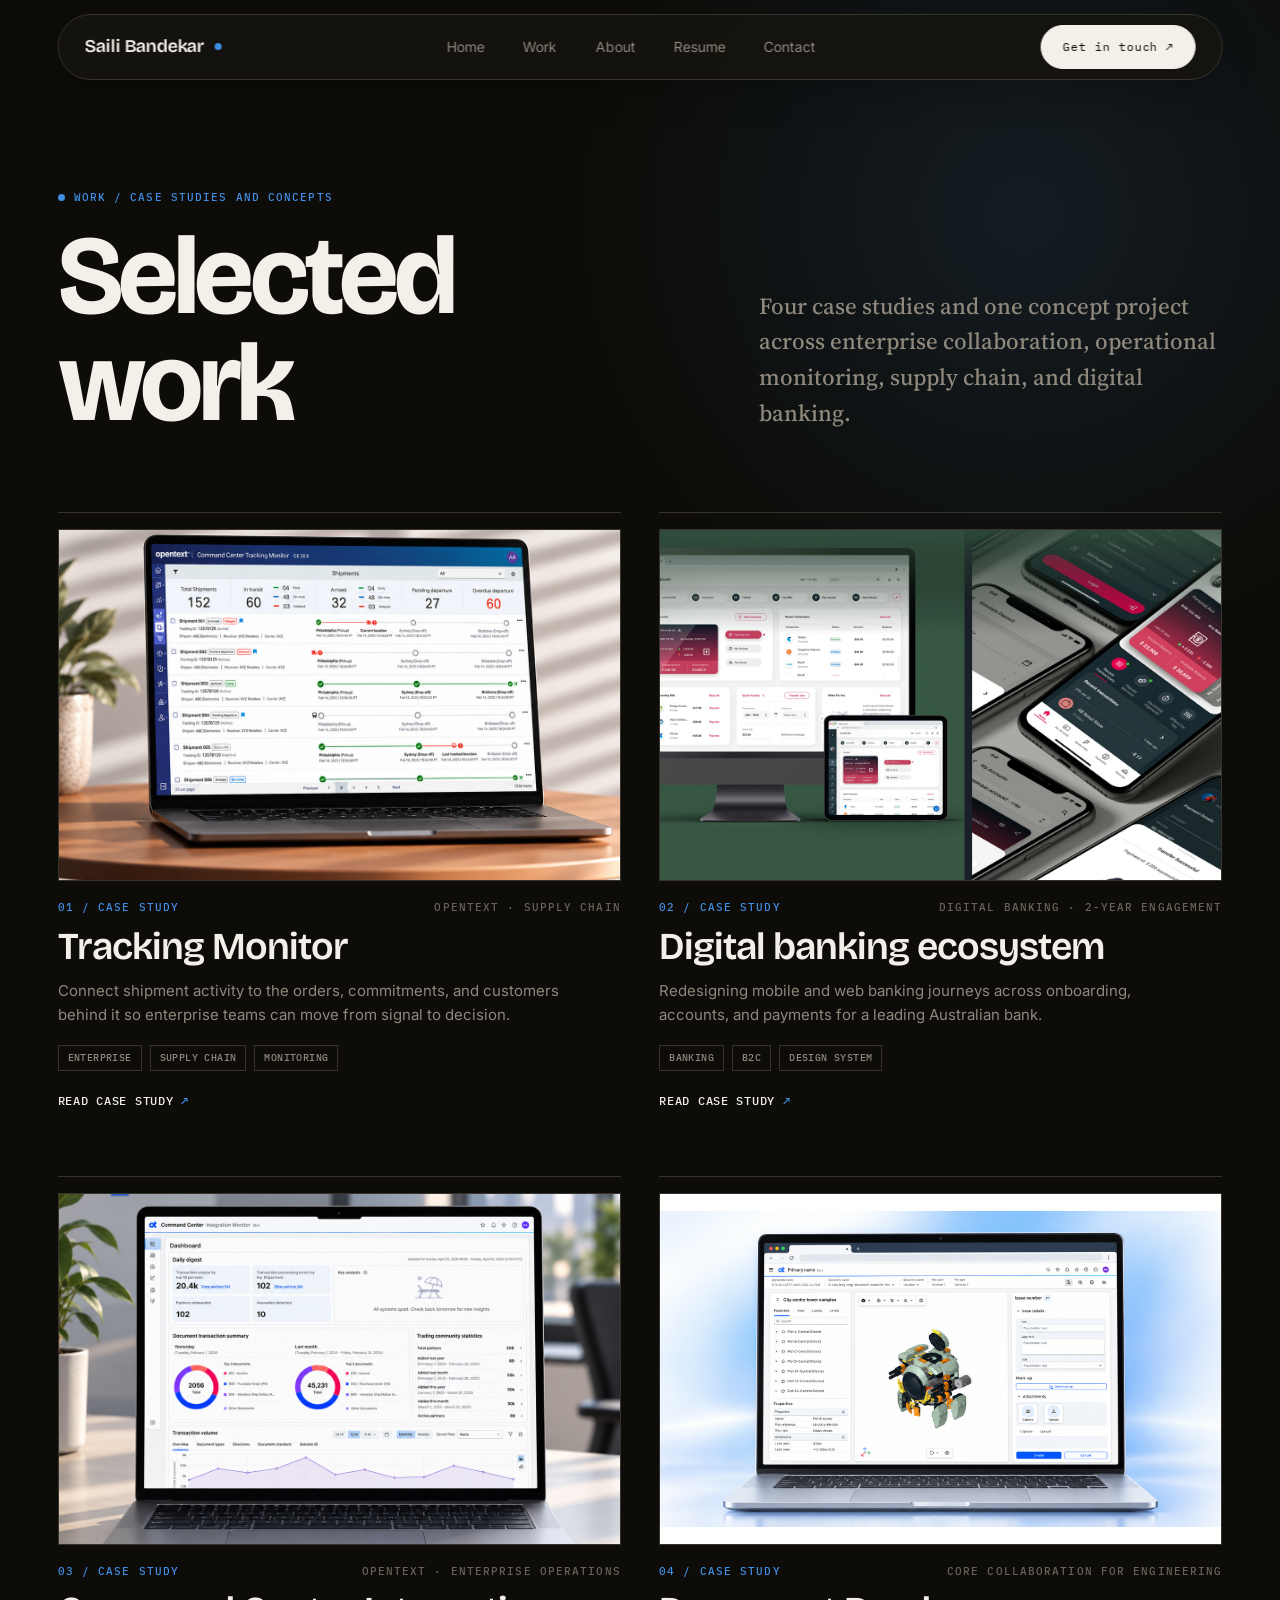
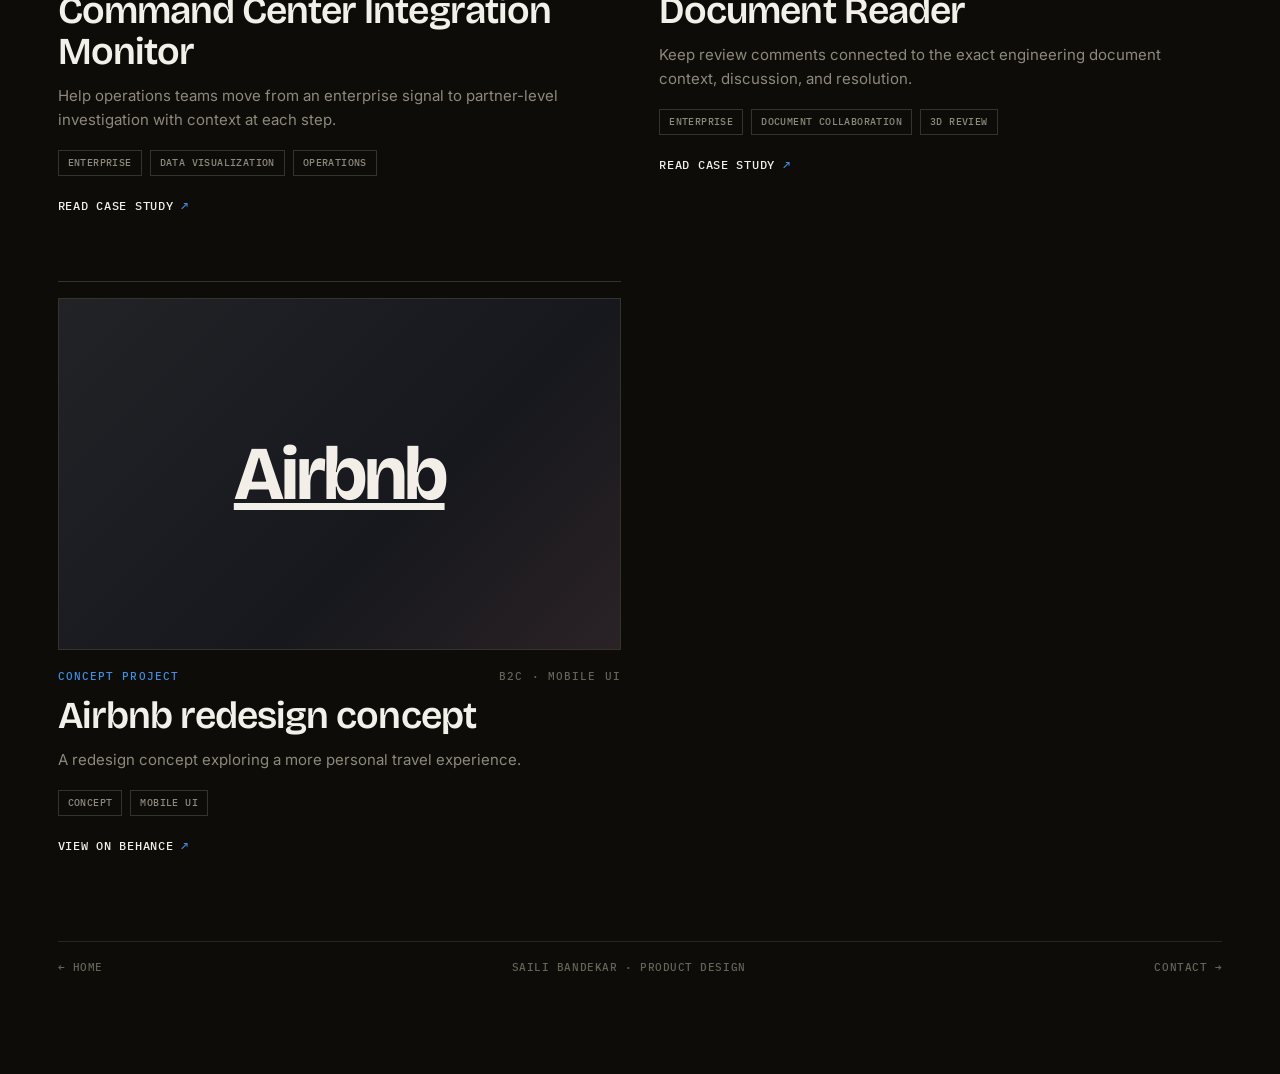
<file: work.html>
<!doctype html>
<html lang="en">
<head>
  <meta charset="UTF-8">
  <meta name="viewport" content="width=device-width, initial-scale=1">
  <meta name="description" content="Explore Saili Bandekar's product design case studies across enterprise collaboration, operational monitoring, supply chain, and banking, plus an Airbnb concept project.">
  <title>Work | Saili Bandekar</title>
  <link rel="preconnect" href="https://fonts.googleapis.com">
  <link rel="preconnect" href="https://fonts.gstatic.com" crossorigin>
  <link href="https://fonts.googleapis.com/css2?family=Bricolage+Grotesque:opsz,wght@12..96,500;12..96,600;12..96,700&family=Inter:wght@400;500;600;700&family=Source+Serif+4:opsz,wght@8..60,400;8..60,500;1,8..60,500&family=IBM+Plex+Mono:wght@400;500&display=swap" rel="stylesheet">
  <link rel="stylesheet" href="header.css">
  <link rel="stylesheet" href="work.css">
  <script src="header.js" defer></script>
</head>
<body>
  <a class="skip-link" href="#main">Skip to content</a>
  <header class="site-nav" id="siteNav">
    <a class="brand" href="index.html#top">Saili Bandekar<span class="dot" aria-hidden="true"></span></a>
    <button class="nav-toggle" type="button" aria-label="Open menu" aria-expanded="false" aria-controls="site-navigation">☰</button>
    <ul class="nav-links" id="site-navigation">
      <li><a href="index.html#top">Home</a></li>
      <li><a href="work.html#projects" aria-current="page">Work</a></li>
      <li><a href="index.html#about">About</a></li>
      <li><a href="https://drive.google.com/file/d/11xnpkp3scNq9Za6gYi-1OitTIbmNhtTH/view" target="_blank" rel="noopener noreferrer">Resume</a></li>
      <li><a href="index.html#contact">Contact</a></li>
    </ul>
    <a class="nav-cta" href="mailto:sailibandekar27@gmail.com">Get in touch ↗</a>
  </header>

  <main class="work-shell work-main" id="main">
    <header class="work-intro">
      <div>
        <p class="work-kicker">Work / Case studies and concepts</p>
        <h1 class="work-title">Selected work</h1>
      </div>
      <p class="work-description">Four case studies and one concept project across enterprise collaboration, operational monitoring, supply chain, and digital banking.</p>
    </header>

    <section class="project-grid" id="projects" aria-label="All projects">
      <article class="project-card">
        <a class="project-visual" href="tracking-monitor-case-study.html" aria-label="Open Tracking Monitor case study">
          <img src="assets/images/tracking-00.png" alt="Tracking Monitor overview showing shipment activity and delivery status." width="1254" height="1254" fetchpriority="high">
        </a>
        <div class="project-card-head"><span class="project-index">01 / Case study</span><span class="project-meta">OpenText · Supply chain</span></div>
        <h2>Tracking Monitor</h2>
        <p>Connect shipment activity to the orders, commitments, and customers behind it so enterprise teams can move from signal to decision.</p>
        <div class="project-tags"><span>Enterprise</span><span>Supply chain</span><span>Monitoring</span></div>
        <a class="project-link" href="tracking-monitor-case-study.html">Read case study <span>↗</span></a>
      </article>

      <article class="project-card">
        <a class="project-visual" href="banking-case-study.html" aria-label="Open digital banking case study">
          <img src="assets/images/banking-00.png" alt="Banking experience shown across desktop, tablet, and mobile screens." width="1920" height="850" loading="lazy">
        </a>
        <div class="project-card-head"><span class="project-index">02 / Case study</span><span class="project-meta">Digital banking · 2-year engagement</span></div>
        <h2>Digital banking ecosystem</h2>
        <p>Redesigning mobile and web banking journeys across onboarding, accounts, and payments for a leading Australian bank.</p>
        <div class="project-tags"><span>Banking</span><span>B2C</span><span>Design system</span></div>
        <a class="project-link" href="banking-case-study.html">Read case study <span>↗</span></a>
      </article>

      <article class="project-card">
        <a class="project-visual" href="ccim-case-study.html" aria-label="Open Command Center Integration Monitor case study">
          <img src="assets/images/ccim-00.jpg" alt="Command Center Integration Monitor dashboard with operational trends and transaction activity." width="1254" height="1254" loading="lazy">
        </a>
        <div class="project-card-head"><span class="project-index">03 / Case study</span><span class="project-meta">OpenText · Enterprise operations</span></div>
        <h2>Command Center Integration Monitor</h2>
        <p>Help operations teams move from an enterprise signal to partner-level investigation with context at each step.</p>
        <div class="project-tags"><span>Enterprise</span><span>Data visualization</span><span>Operations</span></div>
        <a class="project-link" href="ccim-case-study.html">Read case study <span>↗</span></a>
      </article>

      <article class="project-card">
        <a class="project-visual project-visual--reader" href="document-reader-case-study.html" aria-label="Open document reader case study">
          <img src="assets/images/document-reader-cover.png" alt="OpenText engineering document reader shown on a laptop, with a 3D model and issue tools." width="1672" height="941" loading="lazy">
        </a>
        <div class="project-card-head"><span class="project-index">04 / Case study</span><span class="project-meta">Core Collaboration for Engineering</span></div>
        <h2>Document Reader</h2>
        <p>Keep review comments connected to the exact engineering document context, discussion, and resolution.</p>
        <div class="project-tags"><span>Enterprise</span><span>Document collaboration</span><span>3D review</span></div>
        <a class="project-link" href="document-reader-case-study.html">Read case study <span>↗</span></a>
      </article>

      <article class="project-card">
        <a class="project-visual project-visual--concept" href="https://www.behance.net/sailipbandekar" target="_blank" rel="noopener noreferrer" aria-label="View Airbnb redesign concept on Behance">
          <span>Airbnb</span>
        </a>
        <div class="project-card-head"><span class="project-index">Concept project</span><span class="project-meta">B2C · Mobile UI</span></div>
        <h2>Airbnb redesign concept</h2>
        <p>A redesign concept exploring a more personal travel experience.</p>
        <div class="project-tags"><span>Concept</span><span>Mobile UI</span></div>
        <a class="project-link" href="https://www.behance.net/sailipbandekar" target="_blank" rel="noopener noreferrer">View on Behance <span>↗</span></a>
      </article>
    </section>

    <footer class="work-footer">
      <a href="index.html#top">← Home</a>
      <span>SAILI BANDEKAR · PRODUCT DESIGN</span>
      <a href="index.html#contact">Contact →</a>
    </footer>
  </main>
</body>
</html>
</file>
<file: header.css>
.site-nav {
  position: fixed;
  top: 14px;
  left: 50%;
  z-index: 1000;
  display: flex;
  align-items: center;
  justify-content: space-between;
  width: min(calc(100% - 2 * clamp(20px, 4.5vw, 64px)), 1360px);
  padding: 10px clamp(18px, 2vw, 30px);
  transform: translateX(-50%);
  border: 1px solid oklch(32% 0.014 90);
  border-radius: 999px;
  background: oklch(19% 0.010 88 / 0.88);
  box-shadow: 0 12px 36px oklch(5% 0.01 90 / 0.18);
  color: oklch(95.5% 0.010 85);
  backdrop-filter: blur(14px) saturate(1.1);
  -webkit-backdrop-filter: blur(14px) saturate(1.1);
}

.site-nav .brand {
  display: flex;
  align-items: center;
  gap: 10px;
  color: oklch(95.5% 0.010 85);
  font-family: 'Bricolage Grotesque', 'Manrope', 'Poppins', sans-serif;
  font-size: 18px;
  font-weight: 600;
  letter-spacing: -.01em;
  text-decoration: none;
  white-space: nowrap;
}

.site-nav .brand .dot {
  width: 7px;
  height: 7px;
  border-radius: 50%;
  background: oklch(64% 0.15 253);
}

.site-nav .nav-links {
  display: flex;
  gap: 2.4rem;
  margin: 0;
  padding: 0;
  list-style: none;
}

.site-nav .nav-links a {
  padding: .3rem 0;
  border-bottom: 1px solid transparent;
  color: oklch(63% 0.020 85);
  font-family: 'Inter', 'Manrope', 'Poppins', sans-serif;
  font-size: 14px;
  letter-spacing: 0;
  text-decoration: none;
  transition: color .15s ease, border-color .15s ease;
}

.site-nav .nav-links a:hover,
.site-nav .nav-links a:focus-visible {
  border-color: oklch(64% 0.15 253);
  color: oklch(95.5% 0.010 85);
}

.site-nav .nav-cta {
  padding: .7rem 1.3rem;
  border: 1px solid oklch(95.5% 0.010 85);
  border-radius: 999px;
  background: oklch(95.5% 0.010 85);
  color: #141313;
  font-family: 'IBM Plex Mono', 'DM Mono', monospace;
  font-size: 12px;
  letter-spacing: .08em;
  text-decoration: none;
  white-space: nowrap;
  transition: background .15s ease, color .15s ease;
}

.site-nav .nav-cta:hover {
  border-color: oklch(64% 0.15 253);
  background: oklch(64% 0.15 253);
  color: #0b0c10;
}

.site-nav .nav-toggle {
  display: none;
  min-width: 44px;
  min-height: 44px;
  align-items: center;
  justify-content: center;
  padding: .5rem .7rem;
  border: 1px solid oklch(32% 0.014 90);
  border-radius: 999px;
  background: none;
  color: oklch(95.5% 0.010 85);
  font-family: 'IBM Plex Mono', 'DM Mono', monospace;
  cursor: pointer;
}

.site-nav :focus-visible {
  outline: 2px solid oklch(64% 0.15 253);
  outline-offset: 3px;
}

@media (max-width: 900px) {
  .site-nav .nav-links { display: none; }
  .site-nav .nav-toggle { display: inline-flex; }
  .site-nav .nav-links.open {
    position: absolute;
    top: calc(100% + 1px);
    right: 0;
    left: 0;
    display: flex !important;
    flex-direction: column;
    gap: 0;
    padding: 1rem clamp(20px, 4.5vw, 64px) 1.4rem;
    border: 1px solid oklch(32% 0.014 90);
    border-radius: 24px;
    background: oklch(19% 0.010 88 / .98);
    box-shadow: 0 24px 80px oklch(5% 0.01 90 / .32);
  }
  .site-nav .nav-links.open a { display: block; padding: .7rem 0; }
  .site-nav .nav-cta { display: none; }
}

@media (prefers-reduced-motion: reduce) {
  .site-nav .nav-links a,
  .site-nav .nav-cta { transition: none; }
}
</file>
<file: work.css>
:root {
  --work-bg: oklch(15.5% 0.008 90);
  --work-surface: oklch(19% 0.010 88);
  --work-text: oklch(95.5% 0.010 85);
  --work-muted: oklch(63% 0.020 85);
  --work-muted-2: oklch(50% 0.018 85);
  --work-border: oklch(32% 0.014 90);
  --work-border-soft: oklch(27% 0.012 90);
  --work-accent: oklch(64% 0.15 253);
  --work-display: 'Bricolage Grotesque', sans-serif;
  --work-body: 'Inter', 'Manrope', sans-serif;
  --work-mono: 'IBM Plex Mono', monospace;
}

* { box-sizing: border-box; }
html { scroll-behavior: smooth; background: var(--work-bg); }
body {
  margin: 0;
  background: radial-gradient(circle at 80% 8%, oklch(64% 0.15 253 / .12), transparent 28rem), var(--work-bg);
  color: var(--work-text);
  font: 400 16px/1.6 var(--work-body);
  -webkit-font-smoothing: antialiased;
}
a { color: inherit; }
:focus-visible { outline: 2px solid var(--work-accent); outline-offset: 4px; }
.skip-link {
  position: fixed;
  top: 8px;
  left: 8px;
  z-index: 1200;
  padding: 10px 14px;
  transform: translateY(-150%);
  background: var(--work-text);
  color: var(--work-bg);
}
.skip-link:focus { transform: translateY(0); }
.work-shell { width: min(100% - 2 * clamp(20px, 4.5vw, 64px), 1360px); margin: 0 auto; }
.work-main { padding: clamp(120px, 16vw, 190px) 0 100px; }
.work-intro { display: grid; grid-template-columns: minmax(0, 1fr) minmax(260px, .7fr); gap: 40px; align-items: end; padding-bottom: clamp(40px, 6vw, 76px); }
.work-kicker, .project-meta, .project-index {
  font: 500 11px/1.4 var(--work-mono);
  letter-spacing: .1em;
  text-transform: uppercase;
}
.work-kicker { display: flex; align-items: center; gap: 9px; margin: 0 0 18px; color: var(--work-accent); }
.work-kicker::before { width: 7px; height: 7px; border-radius: 50%; background: var(--work-accent); content: ''; }
.work-title { max-width: 9ch; margin: 0; font: 700 clamp(52px, 9vw, 112px)/.95 var(--work-display); letter-spacing: -.04em; }
.work-description { max-width: 42ch; margin: 0 0 5px; color: var(--work-muted); font: 500 clamp(18px, 2vw, 23px)/1.55 'Source Serif 4', Georgia, serif; }
.project-grid { display: grid; grid-template-columns: repeat(2, minmax(0, 1fr)); gap: clamp(32px, 5vw, 68px) clamp(24px, 3vw, 44px); }
.project-card { min-width: 0; padding-top: 16px; border-top: 1px solid var(--work-border); }
.project-visual { position: relative; display: block; overflow: hidden; aspect-ratio: 16 / 10; margin-bottom: 19px; border: 1px solid var(--work-border); background: var(--work-surface); }
.project-visual img { display: block; width: 100%; height: 100%; object-fit: cover; transition: transform .35s ease, filter .35s ease; }
.project-visual--reader { background: #fff; }
.project-visual--reader img { object-fit: contain; }
.project-card:hover .project-visual img { transform: scale(1.025); filter: contrast(1.03) saturate(1.04); }
.project-visual--concept { display: grid; place-items: center; background: linear-gradient(135deg, #222327, #17181d 62%, #2a2226); }
.project-visual--concept span { color: #f3eee8; font: 700 clamp(40px, 6vw, 76px)/1 var(--work-display); letter-spacing: -.04em; }
.project-card-head { display: flex; align-items: center; justify-content: space-between; gap: 16px; margin-bottom: 10px; }
.project-index { color: var(--work-accent); }
.project-meta { color: var(--work-muted-2); text-align: right; }
.project-card h2 { margin: 0; font: 600 clamp(25px, 3vw, 38px)/1.08 var(--work-display); letter-spacing: -.025em; }
.project-card p { max-width: 58ch; margin: 12px 0 0; color: var(--work-muted); font-size: 15px; }
.project-tags { display: flex; flex-wrap: wrap; gap: 8px; margin-top: 18px; }
.project-tags span { padding: 5px 9px; border: 1px solid var(--work-border); color: var(--work-muted); font: 500 10px/1.4 var(--work-mono); letter-spacing: .04em; text-transform: uppercase; }
.project-link { display: inline-flex; align-items: center; gap: 8px; margin-top: 22px; color: var(--work-text); font: 500 12px var(--work-mono); letter-spacing: .06em; text-decoration: none; text-transform: uppercase; }
.project-link:hover { color: var(--work-accent); }
.project-link span { color: var(--work-accent); }
.work-footer { display: flex; justify-content: space-between; gap: 18px; margin-top: 84px; padding-top: 18px; border-top: 1px solid var(--work-border-soft); color: var(--work-muted-2); font: 500 11px var(--work-mono); letter-spacing: .05em; text-transform: uppercase; }
.work-footer a { color: inherit; text-decoration: none; }
.work-footer a:hover { color: var(--work-text); }

@media (max-width: 800px) {
  .work-intro { grid-template-columns: 1fr; gap: 22px; }
  .work-description { max-width: 56ch; }
  .project-grid { grid-template-columns: 1fr; gap: 42px; }
}
@media (max-width: 520px) {
  .work-main { padding-top: 116px; }
  .work-title { font-size: clamp(50px, 15vw, 72px); }
  .project-card-head { align-items: flex-start; flex-direction: column; gap: 6px; }
  .project-meta { text-align: left; }
  .work-footer { align-items: flex-start; flex-direction: column; }
}
@media (prefers-reduced-motion: reduce) {
  html { scroll-behavior: auto; }
  .project-visual img { transition: none; }
}
</file>
